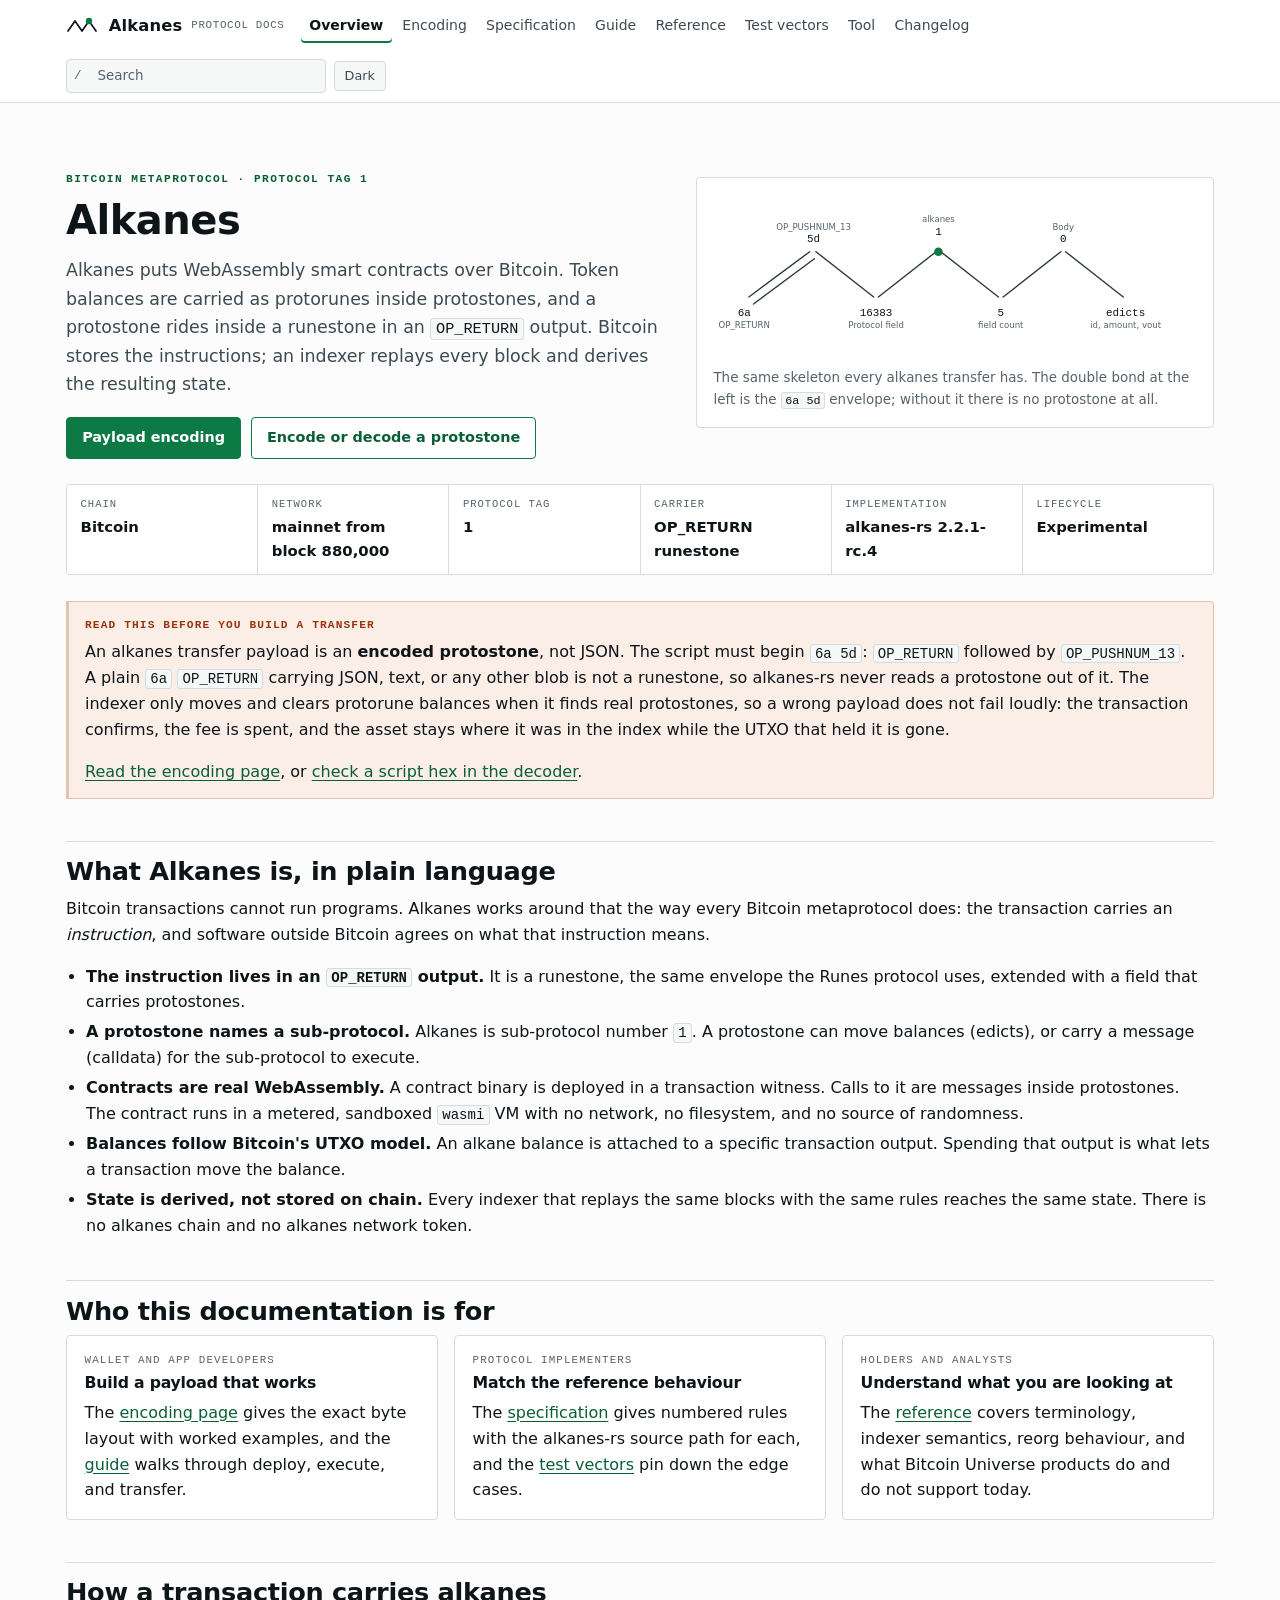
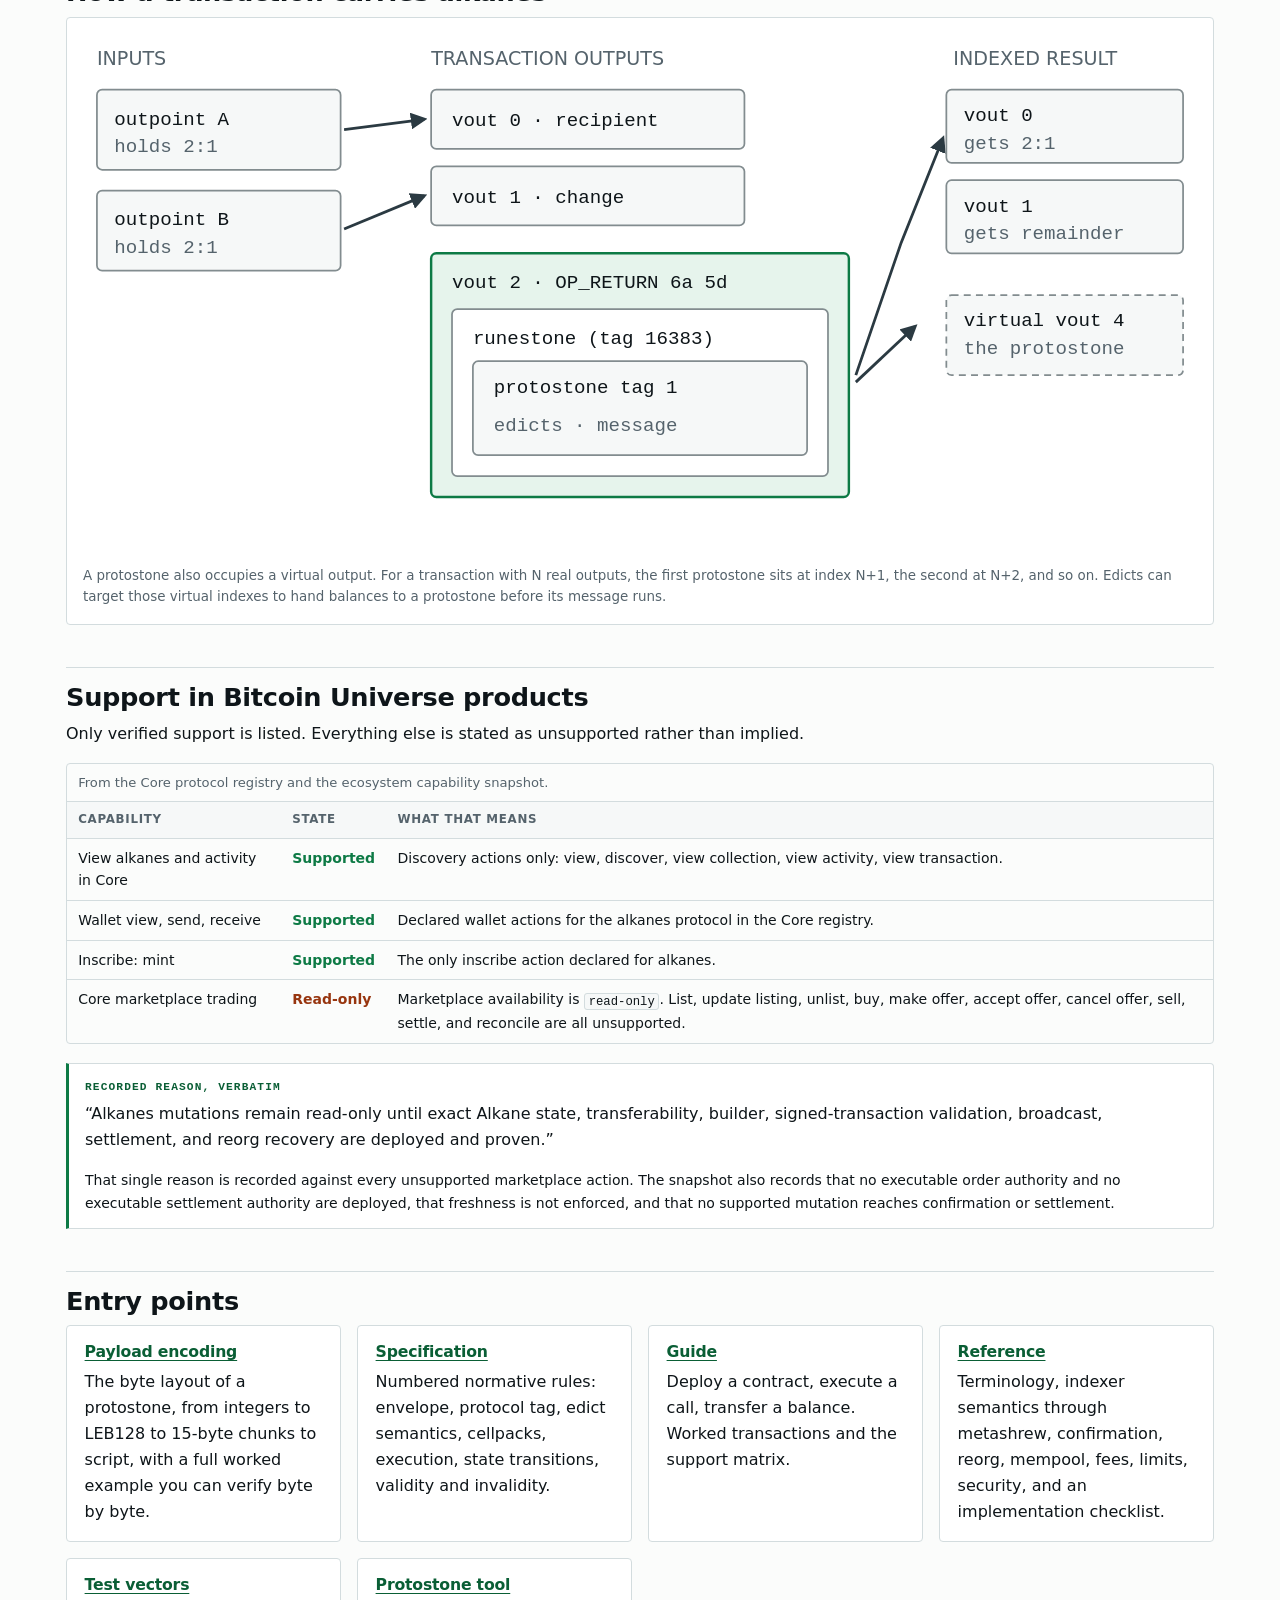
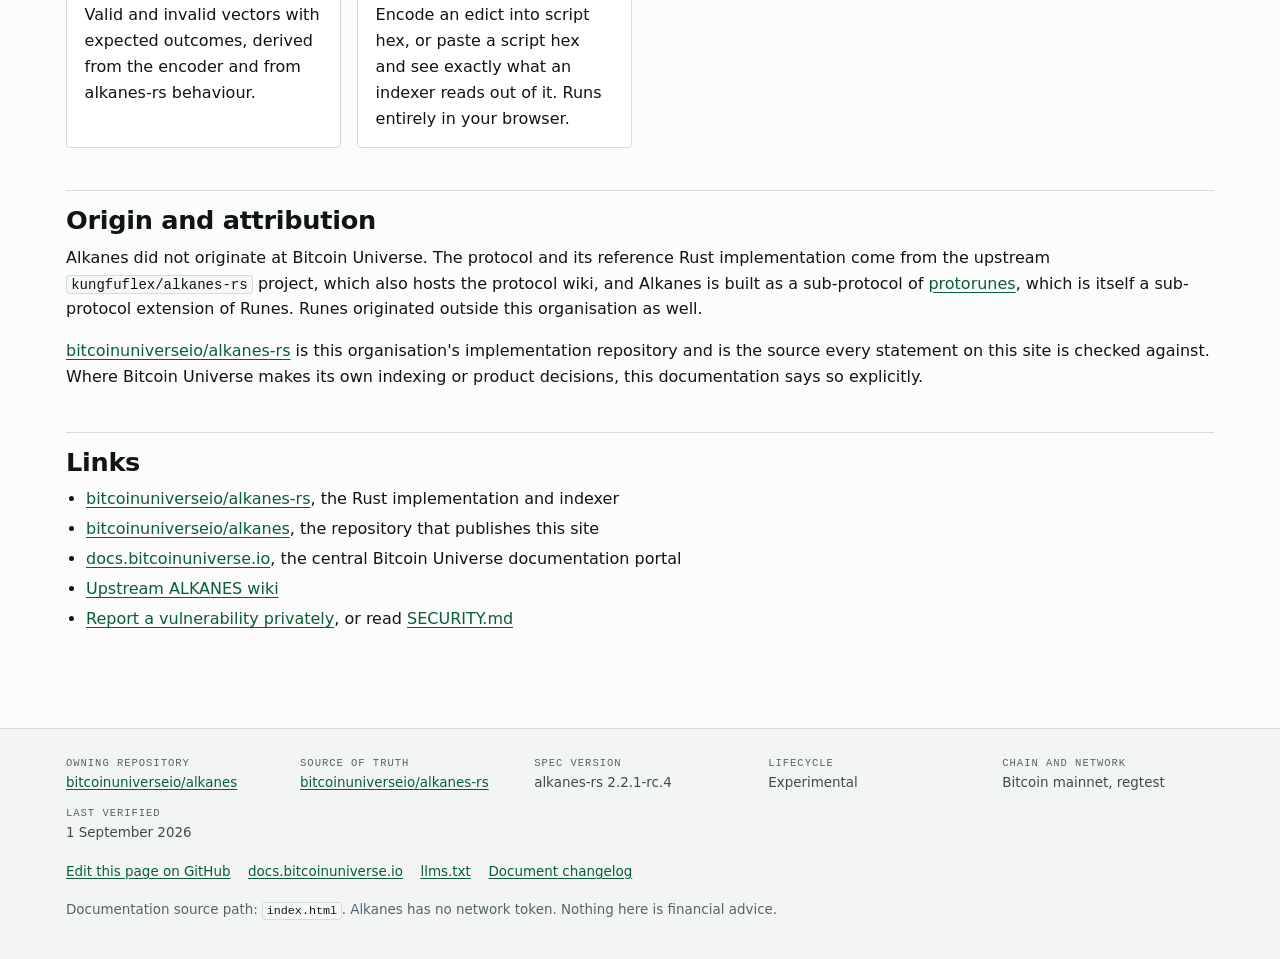
<file: index.html>
<!doctype html>
<html lang="en">
<head>
<meta charset="utf-8">
<meta name="viewport" content="width=device-width,initial-scale=1">
<title>Alkanes protocol documentation</title>
<meta name="description" content="Alkanes is a Bitcoin metaprotocol running WebAssembly contracts over protorune balances, carried in protostones inside a runestone OP_RETURN. Spec, encoding, and test vectors.">
<link rel="canonical" href="https://bitcoinuniverseio.github.io/alkanes/">
<link rel="search-base" href="./">
<meta name="theme-color" content="#fbfcfb" media="(prefers-color-scheme: light)">
<meta name="theme-color" content="#04161c" media="(prefers-color-scheme: dark)">
<meta property="og:type" content="website">
<meta property="og:site_name" content="Alkanes protocol documentation">
<meta property="og:title" content="Alkanes protocol documentation">
<meta property="og:description" content="WebAssembly contracts over Bitcoin. Protostone encoding, execution model, indexer semantics, and test vectors, grounded in alkanes-rs.">
<meta property="og:url" content="https://bitcoinuniverseio.github.io/alkanes/">
<meta property="og:image" content="https://bitcoinuniverseio.github.io/alkanes/og.svg">
<meta name="twitter:card" content="summary_large_image">
<link rel="icon" href="favicon.svg" type="image/svg+xml">
<link rel="stylesheet" href="theme.css">
<script src="site.js" defer></script>
</head>
<body>
<a class="skip" href="#main">Skip to content</a>

<header class="masthead">
  <div class="masthead-in">
    <a class="wordmark" href="./">
      <svg width="34" height="20" viewBox="0 0 34 20" aria-hidden="true" focusable="false">
        <path d="M2 15 L9 5 L16 15 L23 5 L30 15" fill="none" stroke="currentColor" stroke-width="1.7" stroke-linecap="round" stroke-linejoin="round"/>
        <circle cx="23" cy="5" r="3.2" fill="var(--accent)"/>
      </svg>
      Alkanes <small>protocol docs</small>
    </a>
    <nav aria-label="Primary">
      <a href="./" aria-current="page">Overview</a>
      <a href="encoding.html">Encoding</a>
      <a href="specification.html">Specification</a>
      <a href="guide.html">Guide</a>
      <a href="reference.html">Reference</a>
      <a href="test-vectors.html">Test vectors</a>
      <a href="tool.html">Tool</a>
      <a href="changelog.html">Changelog</a>
    </nav>
    <div class="mast-tools">
      <div class="search-wrap" id="search-wrap" hidden>
        <span class="slash" aria-hidden="true">/</span>
        <label class="skip" for="search-input">Search this documentation</label>
        <input id="search-input" type="search" placeholder="Search" autocomplete="off" spellcheck="false" aria-controls="search-results">
        <ul id="search-results" aria-label="Search results"></ul>
      </div>
      <button class="ghost" id="theme-toggle" hidden>Dark</button>
    </div>
  </div>
</header>

<main id="main">
<div class="page">

<section class="hero">
  <div class="hero-grid">
    <div>
      <p class="eyebrow">Bitcoin metaprotocol &middot; protocol tag 1</p>
      <h1>Alkanes</h1>
      <p class="lede">Alkanes puts WebAssembly smart contracts over Bitcoin. Token balances are carried as
        protorunes inside protostones, and a protostone rides inside a runestone in an <code>OP_RETURN</code>
        output. Bitcoin stores the instructions; an indexer replays every block and derives the resulting state.</p>
      <div class="btnrow">
        <a class="btn solid" href="encoding.html">Payload encoding</a>
        <a class="btn" href="tool.html">Encode or decode a protostone</a>
      </div>
    </div>
    <figure class="figframe">
      <svg viewBox="0 0 620 210" role="img" aria-labelledby="heroT heroD">
        <title id="heroT">An alkanes transfer drawn as a bond-line structure</title>
        <desc id="heroD">A zig-zag chain of seven vertices. Reading left to right the vertices are labelled 6a for OP_RETURN, 5d for OP_PUSHNUM_13, 16383 for the protocol field tag, 1 for the alkanes protocol tag, 5 for the field count, 0 for the edict body tag, and edicts for the transfer instructions themselves. The vertex labelled 1 is highlighted.</desc>
        <g fill="none" stroke="var(--bond)" stroke-width="1.8" stroke-linecap="round" stroke-linejoin="round">
          <path d="M46 132 L124 74"/>
          <path d="M52 141 L130 83"/>
          <path d="M132 74 L206 132 M212 132 L286 74 M292 74 L366 132 M372 132 L446 74 M452 74 L526 132"/>
        </g>
        <g fill="var(--accent)"><circle cx="289" cy="74" r="5.5"/></g>
        <g font-family="ui-monospace, SFMono-Regular, Menlo, Consolas, monospace" font-size="14" fill="var(--ink)" text-anchor="middle">
          <text x="40" y="156">6a</text>
          <text x="129" y="62">5d</text>
          <text x="209" y="156">16383</text>
          <text x="289" y="52">1</text>
          <text x="369" y="156">5</text>
          <text x="449" y="62">0</text>
          <text x="529" y="156">edicts</text>
        </g>
        <g font-family="system-ui, sans-serif" font-size="11" fill="var(--muted)" text-anchor="middle">
          <text x="40" y="172">OP_RETURN</text>
          <text x="129" y="46">OP_PUSHNUM_13</text>
          <text x="209" y="172">Protocol field</text>
          <text x="289" y="36">alkanes</text>
          <text x="369" y="172">field count</text>
          <text x="449" y="46">Body</text>
          <text x="529" y="172">id, amount, vout</text>
        </g>
      </svg>
      <figcaption>The same skeleton every alkanes transfer has. The double bond at the left is the
        <code>6a 5d</code> envelope; without it there is no protostone at all.</figcaption>
    </figure>
  </div>
</section>

<dl class="facts">
  <div><dt>Chain</dt><dd>Bitcoin</dd></div>
  <div><dt>Network</dt><dd>mainnet from block 880,000</dd></div>
  <div><dt>Protocol tag</dt><dd>1</dd></div>
  <div><dt>Carrier</dt><dd>OP_RETURN runestone</dd></div>
  <div><dt>Implementation</dt><dd>alkanes-rs 2.2.1-rc.4</dd></div>
  <div><dt>Lifecycle</dt><dd>Experimental</dd></div>
</dl>

<div class="danger">
  <span class="t">Read this before you build a transfer</span>
  <p>An alkanes transfer payload is an <strong>encoded protostone</strong>, not JSON. The script must begin
    <code>6a 5d</code>: <code>OP_RETURN</code> followed by <code>OP_PUSHNUM_13</code>. A plain <code>6a</code>
    <code>OP_RETURN</code> carrying JSON, text, or any other blob is not a runestone, so alkanes-rs never reads a
    protostone out of it. The indexer only moves and clears protorune balances when it finds real protostones, so a
    wrong payload does not fail loudly: the transaction confirms, the fee is spent, and the asset stays where it was
    in the index while the UTXO that held it is gone.</p>
  <p><a href="encoding.html">Read the encoding page</a>, or
    <a href="tool.html">check a script hex in the decoder</a>.</p>
</div>

<h2 id="what">What Alkanes is, in plain language</h2>
<p>Bitcoin transactions cannot run programs. Alkanes works around that the way every Bitcoin metaprotocol does:
  the transaction carries an <em>instruction</em>, and software outside Bitcoin agrees on what that instruction means.</p>
<ul>
  <li><strong>The instruction lives in an <code>OP_RETURN</code> output.</strong> It is a runestone, the same
    envelope the Runes protocol uses, extended with a field that carries protostones.</li>
  <li><strong>A protostone names a sub-protocol.</strong> Alkanes is sub-protocol number <code>1</code>. A
    protostone can move balances (edicts), or carry a message (calldata) for the sub-protocol to execute.</li>
  <li><strong>Contracts are real WebAssembly.</strong> A contract binary is deployed in a transaction witness.
    Calls to it are messages inside protostones. The contract runs in a metered, sandboxed <code>wasmi</code> VM
    with no network, no filesystem, and no source of randomness.</li>
  <li><strong>Balances follow Bitcoin's UTXO model.</strong> An alkane balance is attached to a specific
    transaction output. Spending that output is what lets a transaction move the balance.</li>
  <li><strong>State is derived, not stored on chain.</strong> Every indexer that replays the same blocks with the
    same rules reaches the same state. There is no alkanes chain and no alkanes network token.</li>
</ul>

<h2 id="who">Who this documentation is for</h2>
<div class="grid c3">
  <div class="card">
    <span class="k">Wallet and app developers</span>
    <h3>Build a payload that works</h3>
    <p>The <a href="encoding.html">encoding page</a> gives the exact byte layout with worked examples, and the
      <a href="guide.html">guide</a> walks through deploy, execute, and transfer.</p>
  </div>
  <div class="card">
    <span class="k">Protocol implementers</span>
    <h3>Match the reference behaviour</h3>
    <p>The <a href="specification.html">specification</a> gives numbered rules with the alkanes-rs source path for
      each, and the <a href="test-vectors.html">test vectors</a> pin down the edge cases.</p>
  </div>
  <div class="card">
    <span class="k">Holders and analysts</span>
    <h3>Understand what you are looking at</h3>
    <p>The <a href="reference.html">reference</a> covers terminology, indexer semantics, reorg behaviour, and what
      Bitcoin Universe products do and do not support today.</p>
  </div>
</div>

<h2 id="anatomy">How a transaction carries alkanes</h2>
<figure class="figframe">
  <svg viewBox="0 0 640 300" role="img" aria-labelledby="anatT anatD">
    <title id="anatT">Anatomy of an alkanes transaction</title>
    <desc id="anatD">Inputs on the left carry alkane balances from previously indexed outpoints. In the middle the transaction has ordinary outputs numbered 0 and 1 plus one OP_RETURN output. The OP_RETURN holds a runestone, the runestone holds a protostone, and the protostone holds edicts and an optional message. On the right, the indexer assigns resulting balances to output 0 and output 1, and virtual output 4 is the protostone's own shadow output.</desc>
    <g font-family="system-ui, sans-serif" font-size="11" fill="var(--muted)">
      <text x="8" y="18">INPUTS</text>
      <text x="200" y="18">TRANSACTION OUTPUTS</text>
      <text x="500" y="18">INDEXED RESULT</text>
    </g>
    <g stroke="var(--line-strong)" stroke-width="1" fill="var(--surface-2)">
      <rect x="8" y="32" width="140" height="46" rx="3"/>
      <rect x="8" y="90" width="140" height="46" rx="3"/>
    </g>
    <g font-family="ui-monospace, Menlo, Consolas, monospace" font-size="11" fill="var(--ink)">
      <text x="18" y="52">outpoint A</text><text x="18" y="68" fill="var(--muted)">holds 2:1</text>
      <text x="18" y="110">outpoint B</text><text x="18" y="126" fill="var(--muted)">holds 2:1</text>
    </g>

    <g stroke="var(--line-strong)" stroke-width="1" fill="var(--surface-2)">
      <rect x="200" y="32" width="180" height="34" rx="3"/>
      <rect x="200" y="76" width="180" height="34" rx="3"/>
    </g>
    <rect x="200" y="126" width="240" height="140" rx="3" fill="var(--accent-wash)" stroke="var(--accent)" stroke-width="1.4"/>
    <rect x="212" y="158" width="216" height="96" rx="3" fill="var(--surface)" stroke="var(--line-strong)" stroke-width="1"/>
    <rect x="224" y="188" width="192" height="54" rx="3" fill="var(--surface-2)" stroke="var(--line-strong)" stroke-width="1"/>
    <g font-family="ui-monospace, Menlo, Consolas, monospace" font-size="11" fill="var(--ink)">
      <text x="212" y="53">vout 0 &middot; recipient</text>
      <text x="212" y="97">vout 1 &middot; change</text>
      <text x="212" y="146">vout 2 &middot; OP_RETURN 6a 5d</text>
      <text x="224" y="178">runestone (tag 16383)</text>
      <text x="236" y="206">protostone tag 1</text>
      <text x="236" y="228" fill="var(--muted)">edicts &middot; message</text>
    </g>

    <g stroke="var(--bond)" stroke-width="1.6" fill="none" marker-end="url(#ar)">
      <path d="M150 55 L196 49"/>
      <path d="M150 112 L196 93"/>
      <path d="M444 196 L470 120 L494 60"/>
      <path d="M444 200 L478 168"/>
    </g>
    <defs>
      <marker id="ar" viewBox="0 0 10 10" refX="8" refY="5" markerWidth="6" markerHeight="6" orient="auto-start-reverse">
        <path d="M0 0 L10 5 L0 10 z" fill="var(--bond)"/>
      </marker>
    </defs>

    <g stroke="var(--line-strong)" stroke-width="1" fill="var(--surface-2)">
      <rect x="496" y="32" width="136" height="42" rx="3"/>
      <rect x="496" y="84" width="136" height="42" rx="3"/>
      <rect x="496" y="150" width="136" height="46" rx="3" stroke-dasharray="4 3"/>
    </g>
    <g font-family="ui-monospace, Menlo, Consolas, monospace" font-size="11" fill="var(--ink)">
      <text x="506" y="50">vout 0</text><text x="506" y="66" fill="var(--muted)">gets 2:1</text>
      <text x="506" y="102">vout 1</text><text x="506" y="118" fill="var(--muted)">gets remainder</text>
      <text x="506" y="168">virtual vout 4</text><text x="506" y="184" fill="var(--muted)">the protostone</text>
    </g>
  </svg>
  <figcaption>A protostone also occupies a virtual output. For a transaction with N real outputs, the first
    protostone sits at index N+1, the second at N+2, and so on. Edicts can target those virtual indexes to hand
    balances to a protostone before its message runs.</figcaption>
</figure>

<h2 id="support">Support in Bitcoin Universe products</h2>
<p>Only verified support is listed. Everything else is stated as unsupported rather than implied.</p>
<div class="tablewrap">
  <table>
    <caption>From the Core protocol registry and the ecosystem capability snapshot.</caption>
    <thead><tr><th>Capability</th><th>State</th><th>What that means</th></tr></thead>
    <tbody>
      <tr><td>View alkanes and activity in Core</td><td class="yes">Supported</td><td>Discovery actions only: view, discover, view collection, view activity, view transaction.</td></tr>
      <tr><td>Wallet view, send, receive</td><td class="yes">Supported</td><td>Declared wallet actions for the alkanes protocol in the Core registry.</td></tr>
      <tr><td>Inscribe: mint</td><td class="yes">Supported</td><td>The only inscribe action declared for alkanes.</td></tr>
      <tr><td>Core marketplace trading</td><td class="no">Read-only</td><td>Marketplace availability is <code>read-only</code>. List, update listing, unlist, buy, make offer, accept offer, cancel offer, sell, settle, and reconcile are all unsupported.</td></tr>
    </tbody>
  </table>
</div>
<div class="note">
  <span class="t">Recorded reason, verbatim</span>
  <p>&ldquo;Alkanes mutations remain read-only until exact Alkane state, transferability, builder,
    signed-transaction validation, broadcast, settlement, and reorg recovery are deployed and proven.&rdquo;</p>
  <p class="small">That single reason is recorded against every unsupported marketplace action. The snapshot also
    records that no executable order authority and no executable settlement authority are deployed, that freshness
    is not enforced, and that no supported mutation reaches confirmation or settlement.</p>
</div>

<h2 id="entry">Entry points</h2>
<div class="grid c2">
  <div class="card">
    <h3><a href="encoding.html">Payload encoding</a></h3>
    <p>The byte layout of a protostone, from integers to LEB128 to 15-byte chunks to script, with a full worked
      example you can verify byte by byte.</p>
  </div>
  <div class="card">
    <h3><a href="specification.html">Specification</a></h3>
    <p>Numbered normative rules: envelope, protocol tag, edict semantics, cellpacks, execution, state transitions,
      validity and invalidity.</p>
  </div>
  <div class="card">
    <h3><a href="guide.html">Guide</a></h3>
    <p>Deploy a contract, execute a call, transfer a balance. Worked transactions and the support matrix.</p>
  </div>
  <div class="card">
    <h3><a href="reference.html">Reference</a></h3>
    <p>Terminology, indexer semantics through metashrew, confirmation, reorg, mempool, fees, limits, security,
      and an implementation checklist.</p>
  </div>
  <div class="card">
    <h3><a href="test-vectors.html">Test vectors</a></h3>
    <p>Valid and invalid vectors with expected outcomes, derived from the encoder and from alkanes-rs behaviour.</p>
  </div>
  <div class="card">
    <h3><a href="tool.html">Protostone tool</a></h3>
    <p>Encode an edict into script hex, or paste a script hex and see exactly what an indexer reads out of it.
      Runs entirely in your browser.</p>
  </div>
</div>

<h2 id="origin">Origin and attribution</h2>
<p>Alkanes did not originate at Bitcoin Universe. The protocol and its reference Rust implementation come from the
  upstream <code>kungfuflex/alkanes-rs</code> project, which also hosts the protocol wiki, and Alkanes is built as a
  sub-protocol of <a href="https://github.com/kungfuflex/protorune/wiki">protorunes</a>, which is itself a sub-protocol
  extension of Runes. Runes originated outside this organisation as well.</p>
<p><a href="https://github.com/bitcoinuniverseio/alkanes-rs">bitcoinuniverseio/alkanes-rs</a> is this organisation's
  implementation repository and is the source every statement on this site is checked against. Where Bitcoin Universe
  makes its own indexing or product decisions, this documentation says so explicitly.</p>

<h2 id="links">Links</h2>
<ul>
  <li><a href="https://github.com/bitcoinuniverseio/alkanes-rs">bitcoinuniverseio/alkanes-rs</a>, the Rust implementation and indexer</li>
  <li><a href="https://github.com/bitcoinuniverseio/alkanes">bitcoinuniverseio/alkanes</a>, the repository that publishes this site</li>
  <li><a href="https://docs.bitcoinuniverse.io">docs.bitcoinuniverse.io</a>, the central Bitcoin Universe documentation portal</li>
  <li><a href="https://github.com/kungfuflex/alkanes-rs/wiki">Upstream ALKANES wiki</a></li>
  <li><a href="https://github.com/bitcoinuniverseio/alkanes/security/advisories/new">Report a vulnerability privately</a>, or read <a href="https://github.com/bitcoinuniverseio/alkanes/blob/main/SECURITY.md">SECURITY.md</a></li>
</ul>

</div>
</main>

<footer class="sitefoot">
  <div class="page">
    <dl>
      <div><dt>Owning repository</dt><dd><a href="https://github.com/bitcoinuniverseio/alkanes">bitcoinuniverseio/alkanes</a></dd></div>
      <div><dt>Source of truth</dt><dd><a href="https://github.com/bitcoinuniverseio/alkanes-rs">bitcoinuniverseio/alkanes-rs</a></dd></div>
      <div><dt>Spec version</dt><dd>alkanes-rs 2.2.1-rc.4</dd></div>
      <div><dt>Lifecycle</dt><dd>Experimental</dd></div>
      <div><dt>Chain and network</dt><dd>Bitcoin mainnet, regtest</dd></div>
      <div><dt>Last verified</dt><dd><time datetime="2026-09-01">1 September 2026</time></dd></div>
    </dl>
    <p class="footlinks">
      <a href="https://github.com/bitcoinuniverseio/alkanes/edit/main/index.html">Edit this page on GitHub</a>
      <a href="https://docs.bitcoinuniverse.io">docs.bitcoinuniverse.io</a>
      <a href="llms.txt">llms.txt</a>
      <a href="changelog.html">Document changelog</a>
    </p>
    <p>Documentation source path: <code>index.html</code>. Alkanes has no network token. Nothing here is financial advice.</p>
  </div>
</footer>
</body>
</html>
</file>
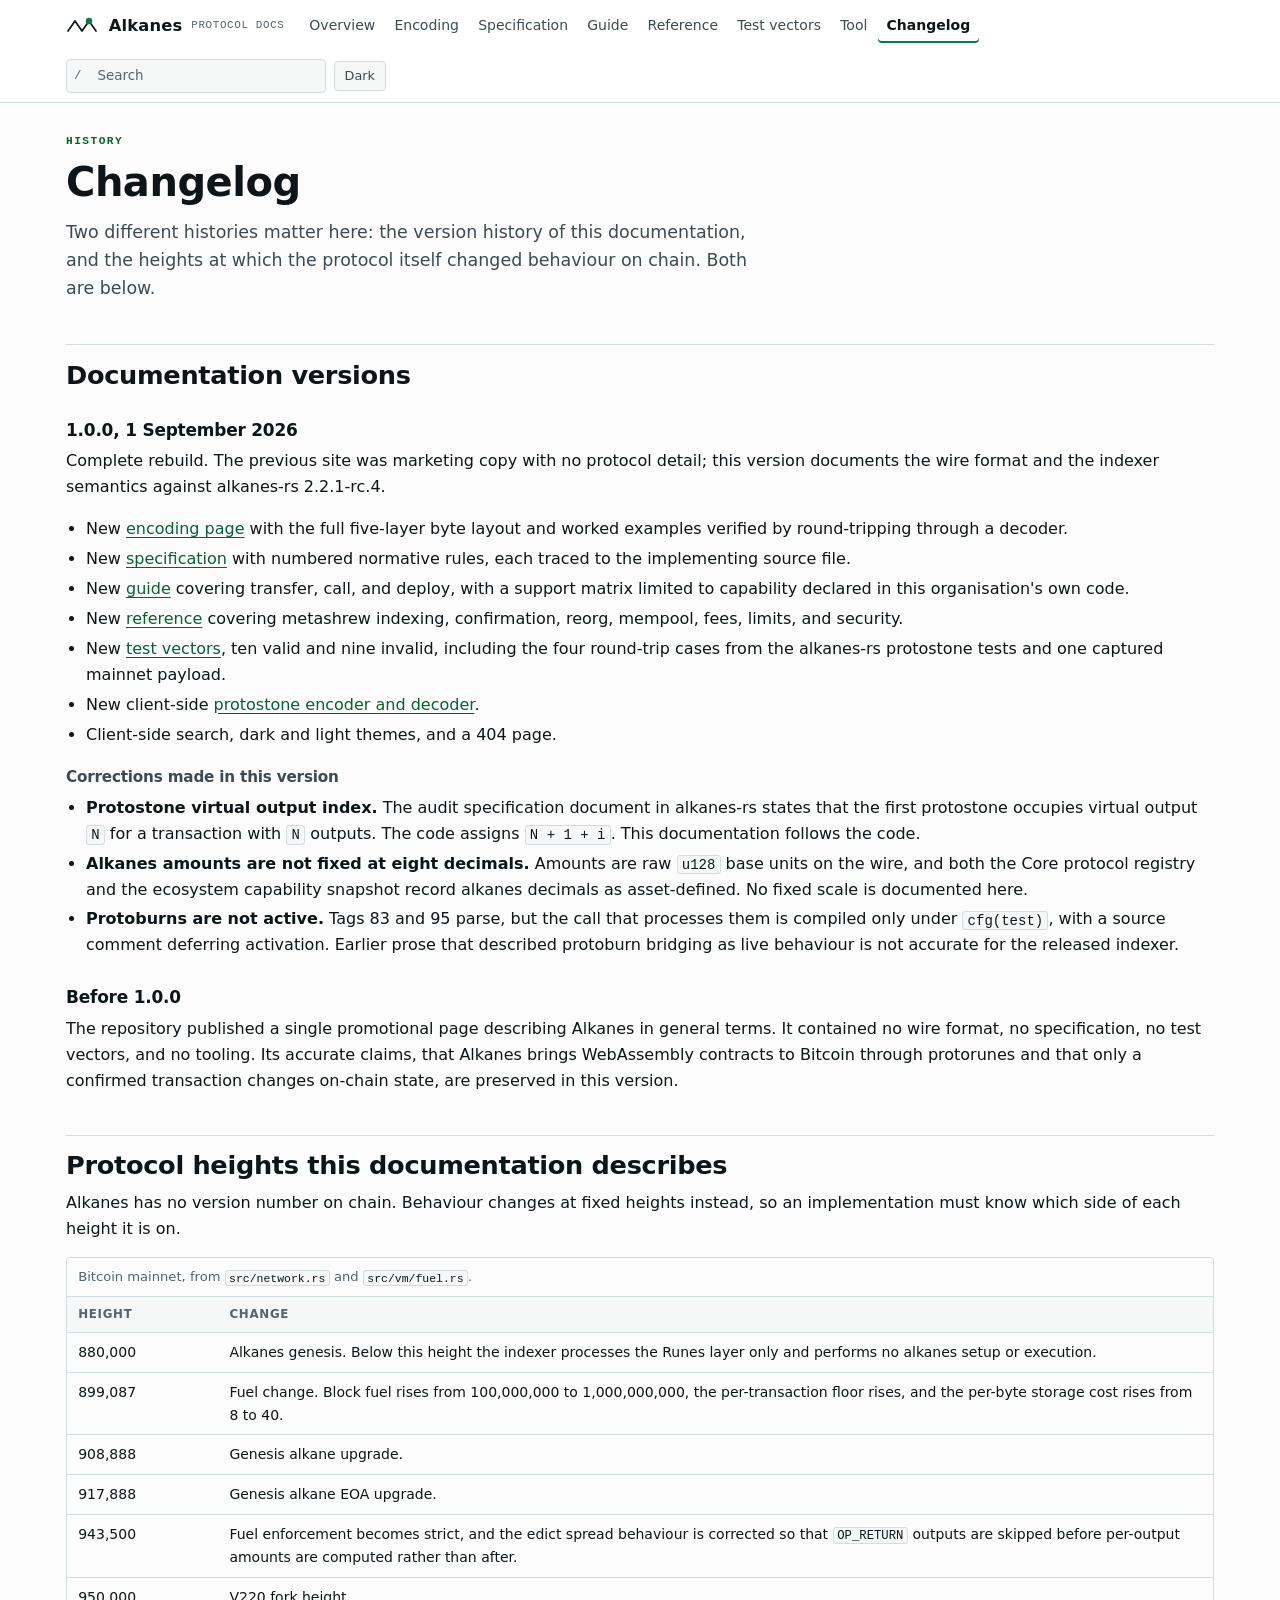
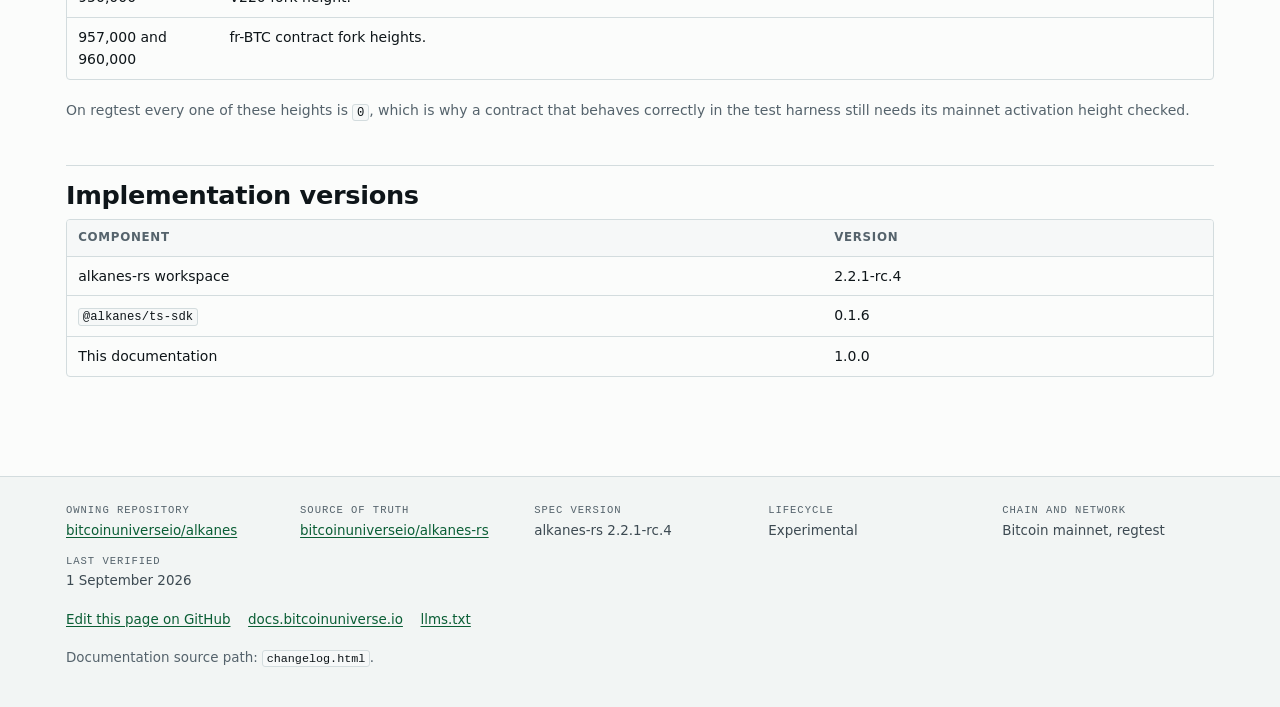
<file: changelog.html>
<!doctype html>
<html lang="en">
<head>
<meta charset="utf-8">
<meta name="viewport" content="width=device-width,initial-scale=1">
<title>Changelog | Alkanes</title>
<meta name="description" content="Version history for the Alkanes protocol documentation, plus the Bitcoin mainnet heights at which the protocol itself changes behaviour on chain.">
<link rel="canonical" href="https://bitcoinuniverseio.github.io/alkanes/changelog.html">
<link rel="search-base" href="./">
<meta name="theme-color" content="#fbfcfb" media="(prefers-color-scheme: light)">
<meta name="theme-color" content="#04161c" media="(prefers-color-scheme: dark)">
<meta property="og:type" content="article">
<meta property="og:site_name" content="Alkanes protocol documentation">
<meta property="og:title" content="Alkanes documentation changelog">
<meta property="og:description" content="Document version history and the protocol heights this documentation describes.">
<meta property="og:url" content="https://bitcoinuniverseio.github.io/alkanes/changelog.html">
<meta property="og:image" content="https://bitcoinuniverseio.github.io/alkanes/og.svg">
<meta name="twitter:card" content="summary_large_image">
<link rel="icon" href="favicon.svg" type="image/svg+xml">
<link rel="stylesheet" href="theme.css">
<script src="site.js" defer></script>
</head>
<body>
<a class="skip" href="#main">Skip to content</a>

<header class="masthead">
  <div class="masthead-in">
    <a class="wordmark" href="./">
      <svg width="34" height="20" viewBox="0 0 34 20" aria-hidden="true" focusable="false">
        <path d="M2 15 L9 5 L16 15 L23 5 L30 15" fill="none" stroke="currentColor" stroke-width="1.7" stroke-linecap="round" stroke-linejoin="round"/>
        <circle cx="23" cy="5" r="3.2" fill="var(--accent)"/>
      </svg>
      Alkanes <small>protocol docs</small>
    </a>
    <nav aria-label="Primary">
      <a href="./">Overview</a>
      <a href="encoding.html">Encoding</a>
      <a href="specification.html">Specification</a>
      <a href="guide.html">Guide</a>
      <a href="reference.html">Reference</a>
      <a href="test-vectors.html">Test vectors</a>
      <a href="tool.html">Tool</a>
      <a href="changelog.html" aria-current="page">Changelog</a>
    </nav>
    <div class="mast-tools">
      <div class="search-wrap" id="search-wrap" hidden>
        <span class="slash" aria-hidden="true">/</span>
        <label class="skip" for="search-input">Search this documentation</label>
        <input id="search-input" type="search" placeholder="Search" autocomplete="off" spellcheck="false" aria-controls="search-results">
        <ul id="search-results" aria-label="Search results"></ul>
      </div>
      <button class="ghost" id="theme-toggle" hidden>Dark</button>
    </div>
  </div>
</header>

<main id="main">
<div class="page">

<p class="eyebrow">History</p>
<h1>Changelog</h1>
<p class="lede">Two different histories matter here: the version history of this documentation, and the heights at
  which the protocol itself changed behaviour on chain. Both are below.</p>

<h2 id="docs">Documentation versions</h2>

<h3 id="v1-0-0">1.0.0, 1 September 2026</h3>
<p>Complete rebuild. The previous site was marketing copy with no protocol detail; this version documents the
  wire format and the indexer semantics against alkanes-rs 2.2.1-rc.4.</p>
<ul>
  <li>New <a href="encoding.html">encoding page</a> with the full five-layer byte layout and worked examples
    verified by round-tripping through a decoder.</li>
  <li>New <a href="specification.html">specification</a> with numbered normative rules, each traced to the
    implementing source file.</li>
  <li>New <a href="guide.html">guide</a> covering transfer, call, and deploy, with a support matrix limited to
    capability declared in this organisation's own code.</li>
  <li>New <a href="reference.html">reference</a> covering metashrew indexing, confirmation, reorg, mempool,
    fees, limits, and security.</li>
  <li>New <a href="test-vectors.html">test vectors</a>, ten valid and nine invalid, including the four
    round-trip cases from the alkanes-rs protostone tests and one captured mainnet payload.</li>
  <li>New client-side <a href="tool.html">protostone encoder and decoder</a>.</li>
  <li>Client-side search, dark and light themes, and a 404 page.</li>
</ul>
<h4 id="corrections">Corrections made in this version</h4>
<ul>
  <li><strong>Protostone virtual output index.</strong> The audit specification document in alkanes-rs states
    that the first protostone occupies virtual output <code>N</code> for a transaction with <code>N</code>
    outputs. The code assigns <code>N + 1 + i</code>. This documentation follows the code.</li>
  <li><strong>Alkanes amounts are not fixed at eight decimals.</strong> Amounts are raw <code>u128</code> base
    units on the wire, and both the Core protocol registry and the ecosystem capability snapshot record alkanes
    decimals as asset-defined. No fixed scale is documented here.</li>
  <li><strong>Protoburns are not active.</strong> Tags 83 and 95 parse, but the call that processes them is
    compiled only under <code>cfg(test)</code>, with a source comment deferring activation. Earlier prose that
    described protoburn bridging as live behaviour is not accurate for the released indexer.</li>
</ul>

<h3 id="v0">Before 1.0.0</h3>
<p>The repository published a single promotional page describing Alkanes in general terms. It contained no wire
  format, no specification, no test vectors, and no tooling. Its accurate claims, that Alkanes brings
  WebAssembly contracts to Bitcoin through protorunes and that only a confirmed transaction changes on-chain
  state, are preserved in this version.</p>

<h2 id="protocol">Protocol heights this documentation describes</h2>
<p>Alkanes has no version number on chain. Behaviour changes at fixed heights instead, so an implementation must
  know which side of each height it is on.</p>
<div class="tablewrap">
  <table>
    <caption>Bitcoin mainnet, from <code>src/network.rs</code> and <code>src/vm/fuel.rs</code>.</caption>
    <thead><tr><th>Height</th><th>Change</th></tr></thead>
    <tbody>
      <tr><td>880,000</td><td>Alkanes genesis. Below this height the indexer processes the Runes layer only and performs no alkanes setup or execution.</td></tr>
      <tr><td>899,087</td><td>Fuel change. Block fuel rises from 100,000,000 to 1,000,000,000, the per-transaction floor rises, and the per-byte storage cost rises from 8 to 40.</td></tr>
      <tr><td>908,888</td><td>Genesis alkane upgrade.</td></tr>
      <tr><td>917,888</td><td>Genesis alkane EOA upgrade.</td></tr>
      <tr><td>943,500</td><td>Fuel enforcement becomes strict, and the edict spread behaviour is corrected so that <code>OP_RETURN</code> outputs are skipped before per-output amounts are computed rather than after.</td></tr>
      <tr><td>950,000</td><td>V220 fork height.</td></tr>
      <tr><td>957,000 and 960,000</td><td>fr-BTC contract fork heights.</td></tr>
    </tbody>
  </table>
</div>
<p class="small muted">On regtest every one of these heights is <code>0</code>, which is why a contract that
  behaves correctly in the test harness still needs its mainnet activation height checked.</p>

<h2 id="implementation">Implementation versions</h2>
<div class="tablewrap narrow">
  <table>
    <thead><tr><th>Component</th><th>Version</th></tr></thead>
    <tbody>
      <tr><td>alkanes-rs workspace</td><td>2.2.1-rc.4</td></tr>
      <tr><td><code>@alkanes/ts-sdk</code></td><td>0.1.6</td></tr>
      <tr><td>This documentation</td><td>1.0.0</td></tr>
    </tbody>
  </table>
</div>

</div>
</main>

<footer class="sitefoot">
  <div class="page">
    <dl>
      <div><dt>Owning repository</dt><dd><a href="https://github.com/bitcoinuniverseio/alkanes">bitcoinuniverseio/alkanes</a></dd></div>
      <div><dt>Source of truth</dt><dd><a href="https://github.com/bitcoinuniverseio/alkanes-rs">bitcoinuniverseio/alkanes-rs</a></dd></div>
      <div><dt>Spec version</dt><dd>alkanes-rs 2.2.1-rc.4</dd></div>
      <div><dt>Lifecycle</dt><dd>Experimental</dd></div>
      <div><dt>Chain and network</dt><dd>Bitcoin mainnet, regtest</dd></div>
      <div><dt>Last verified</dt><dd><time datetime="2026-09-01">1 September 2026</time></dd></div>
    </dl>
    <p class="footlinks">
      <a href="https://github.com/bitcoinuniverseio/alkanes/edit/main/changelog.html">Edit this page on GitHub</a>
      <a href="https://docs.bitcoinuniverse.io">docs.bitcoinuniverse.io</a>
      <a href="llms.txt">llms.txt</a>
    </p>
    <p>Documentation source path: <code>changelog.html</code>.</p>
  </div>
</footer>
</body>
</html>
</file>
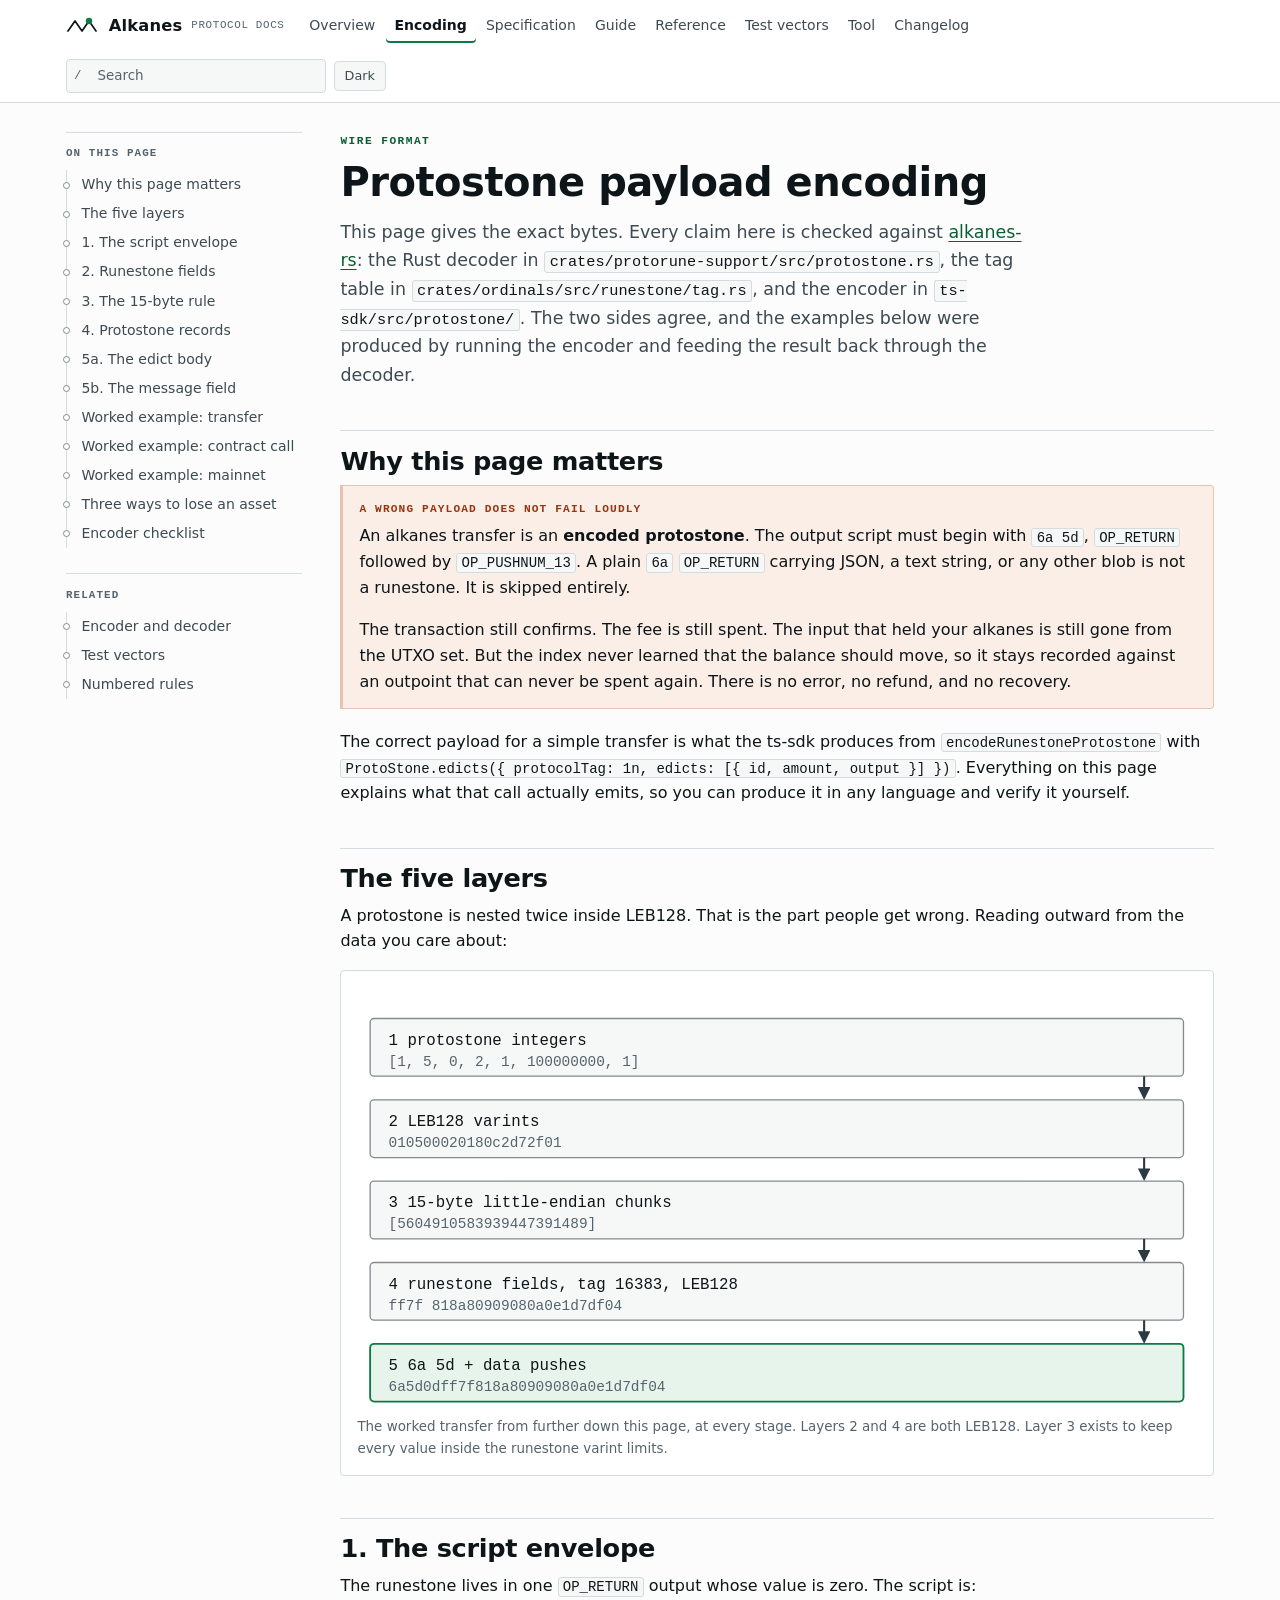
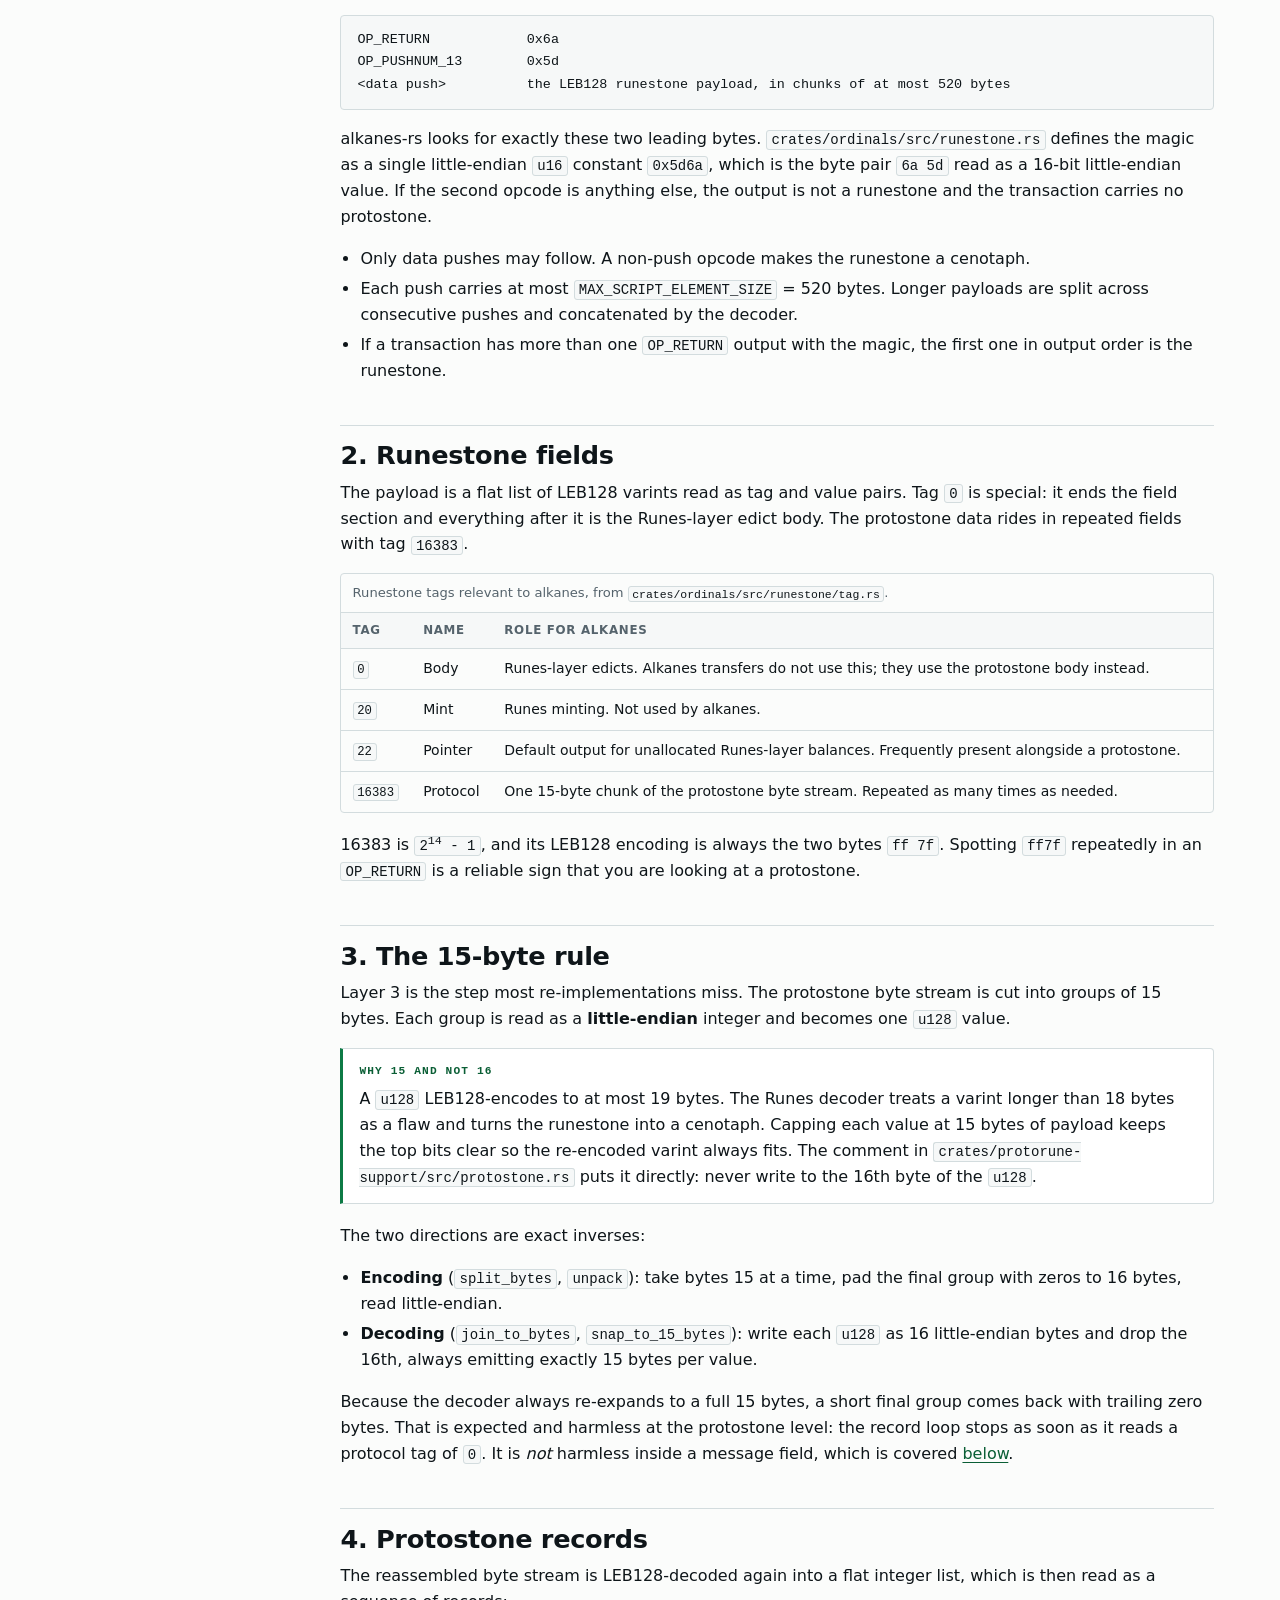
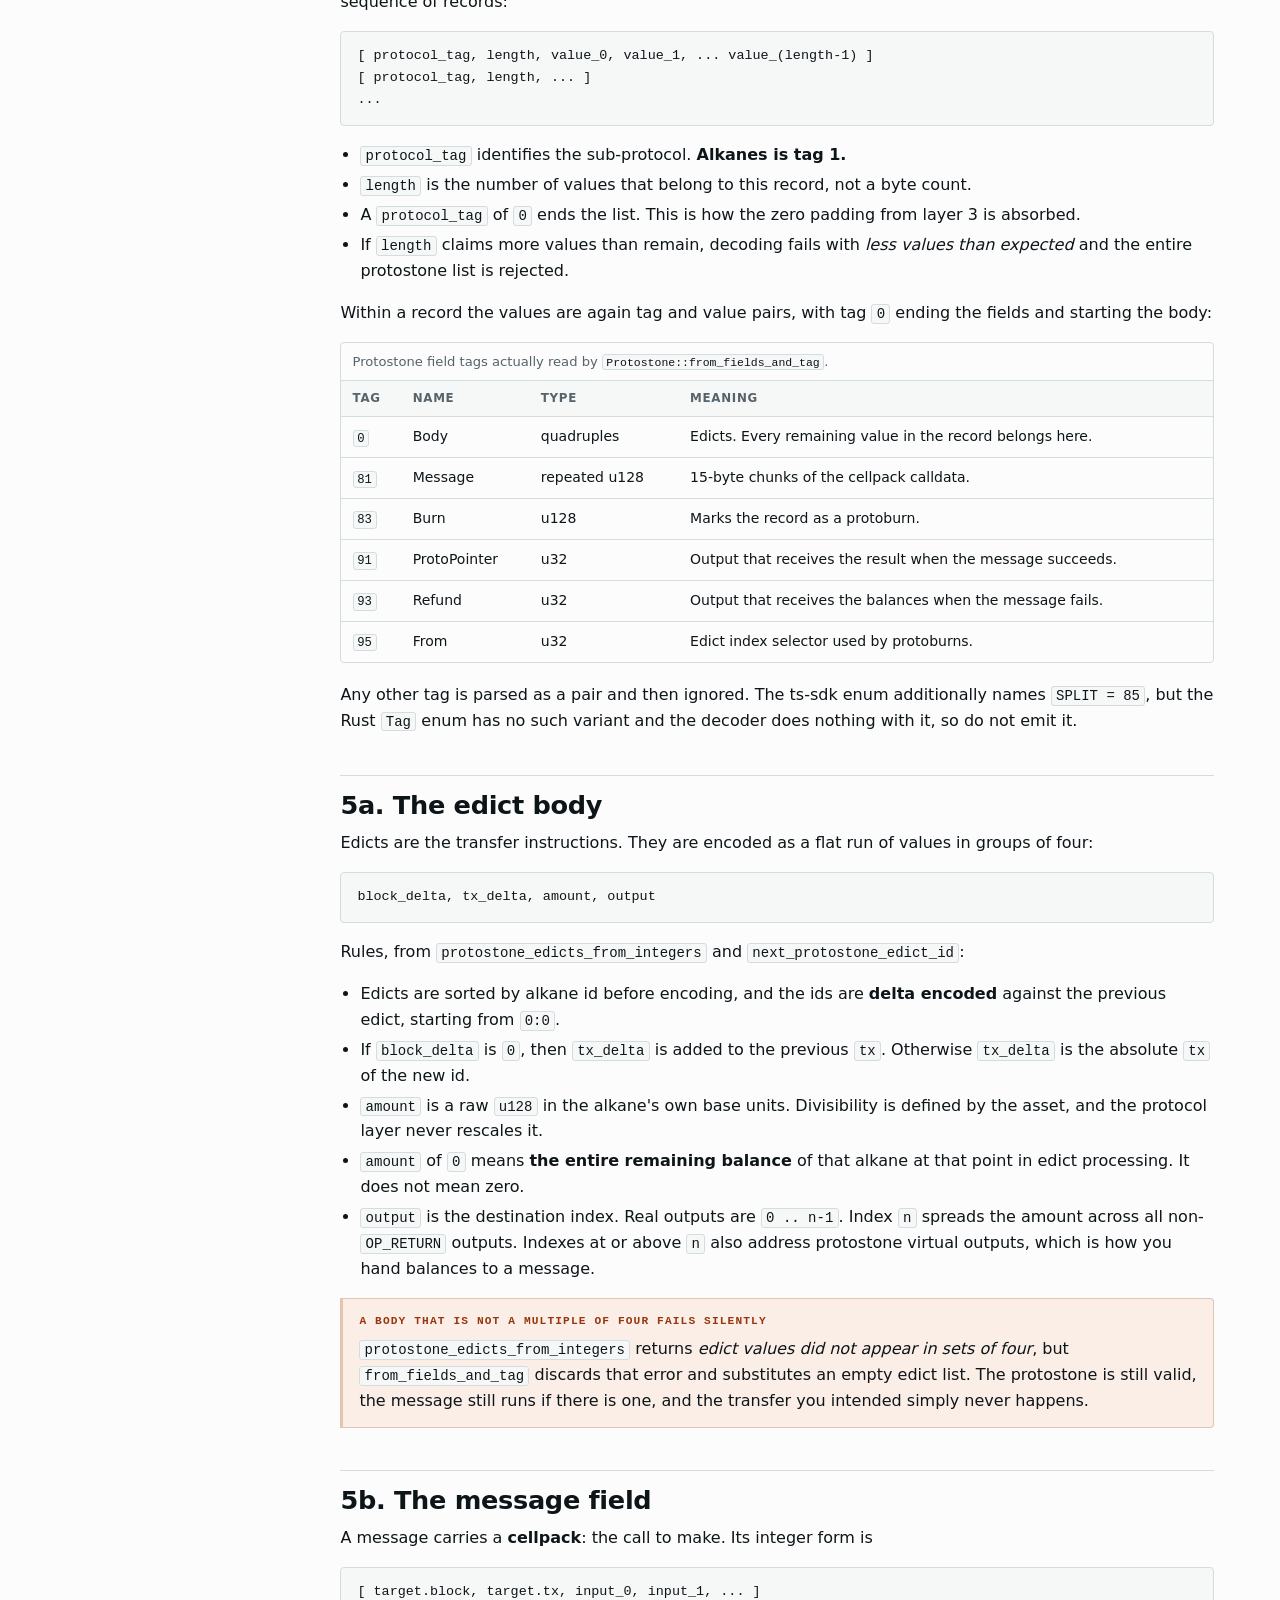
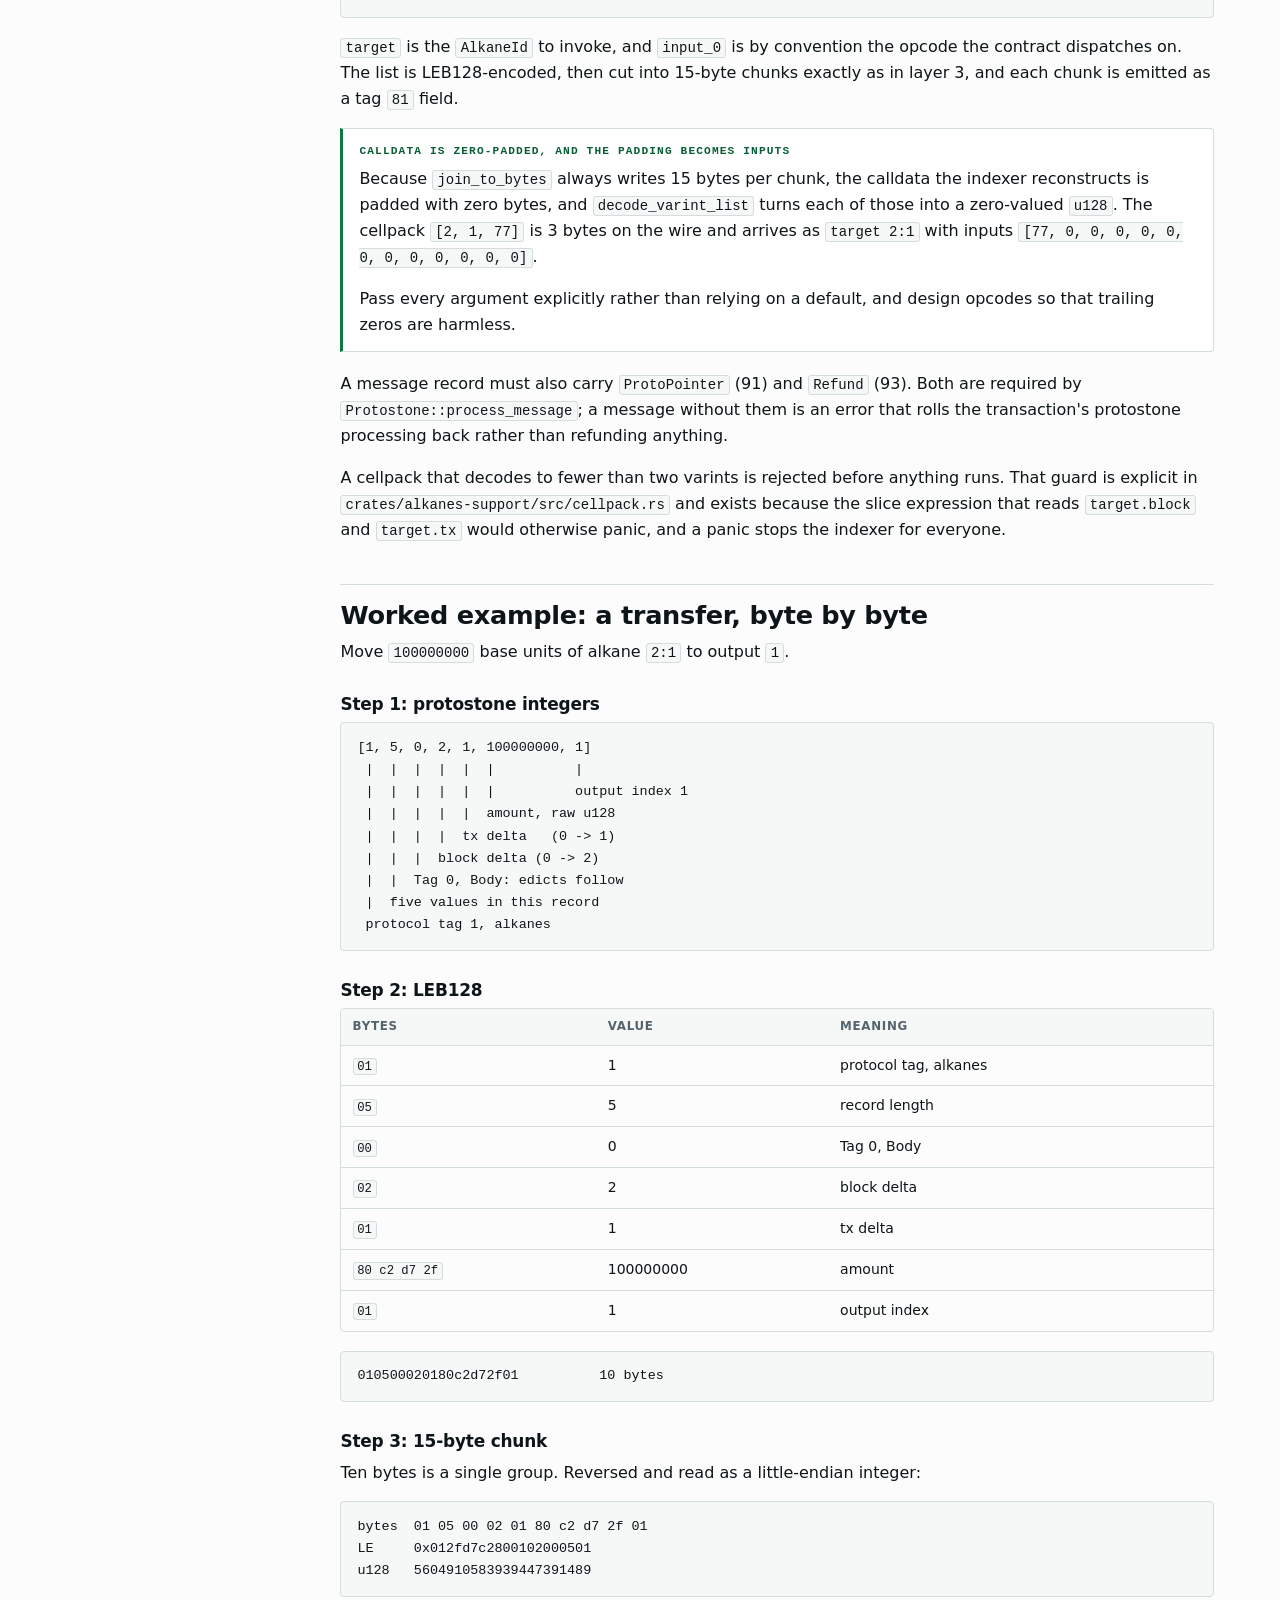
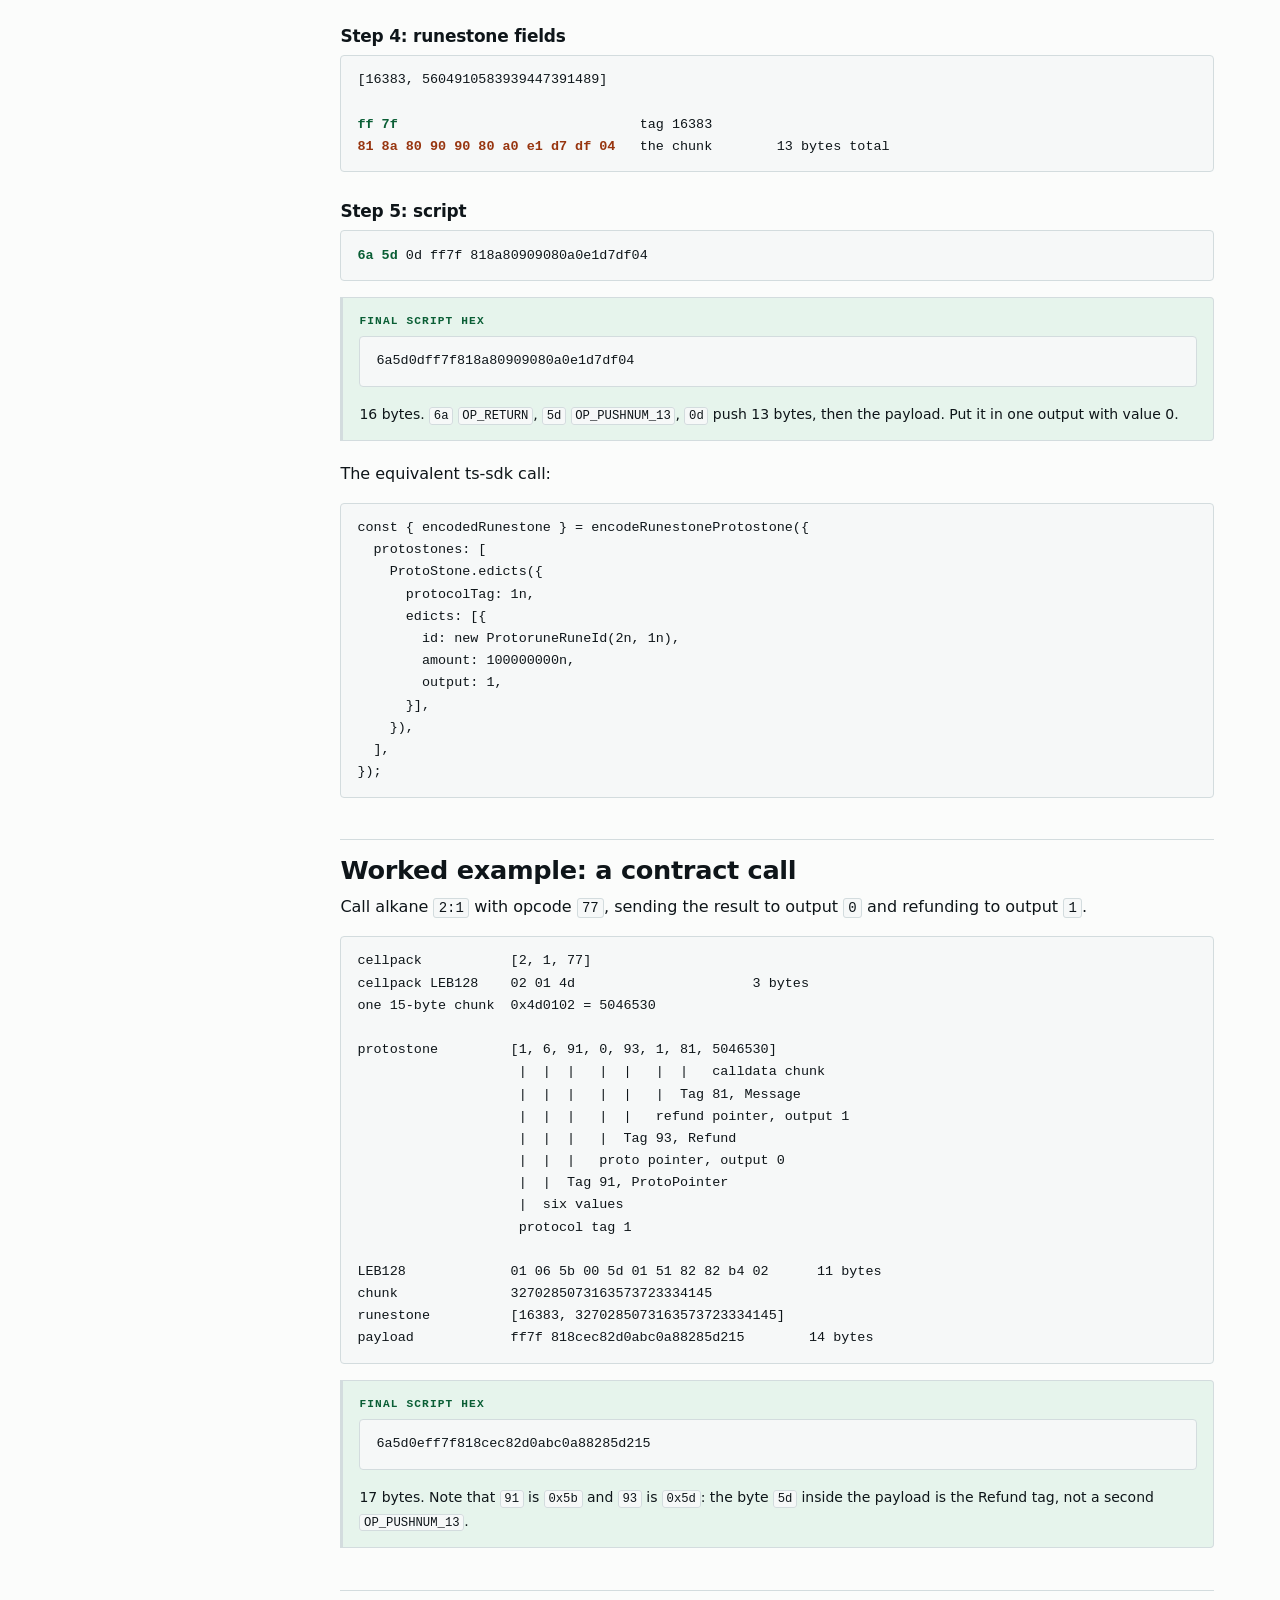
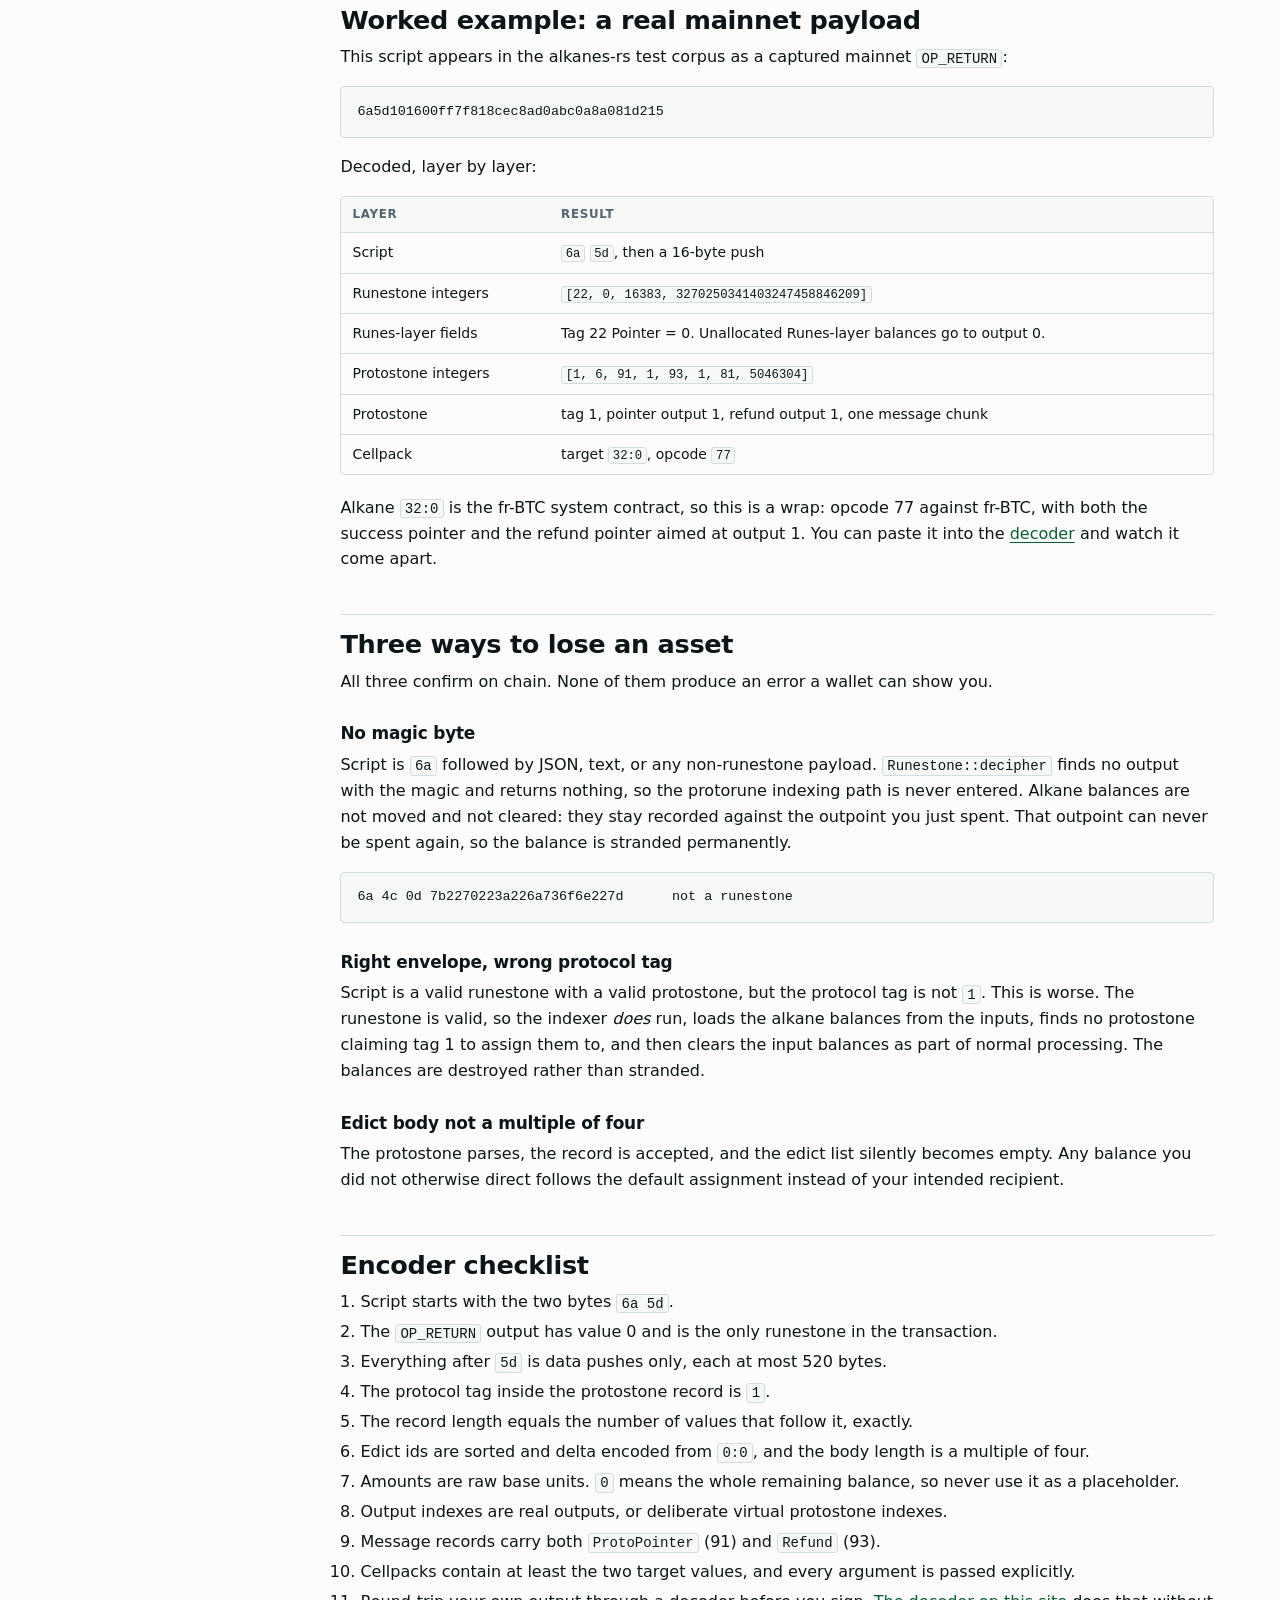
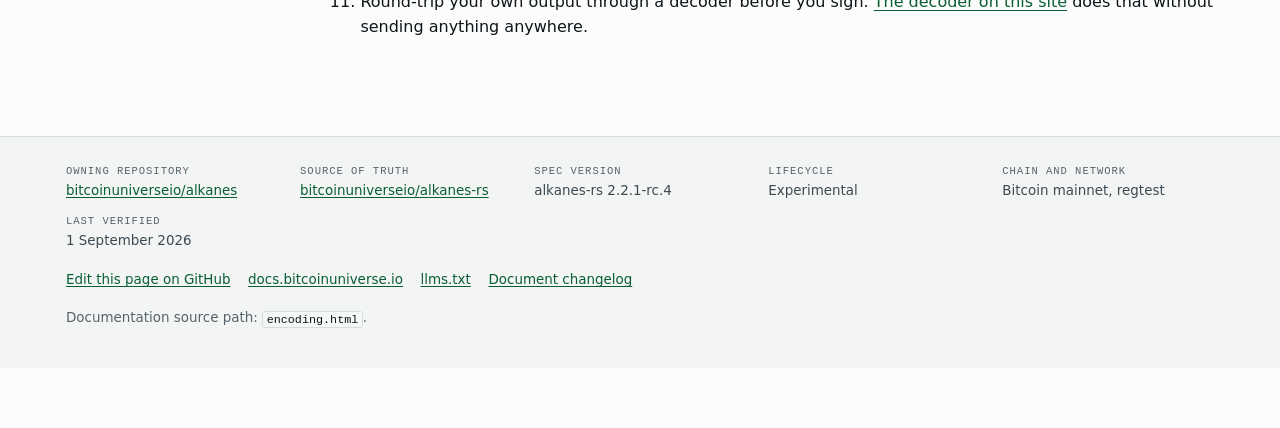
<file: encoding.html>
<!doctype html>
<html lang="en">
<head>
<meta charset="utf-8">
<meta name="viewport" content="width=device-width,initial-scale=1">
<title>Protostone payload encoding | Alkanes</title>
<meta name="description" content="The exact byte layout of an alkanes protostone: the 6a 5d envelope, LEB128 runestone fields, tag 16383, the 15-byte chunk rule, and edicts, with worked examples.">
<link rel="canonical" href="https://bitcoinuniverseio.github.io/alkanes/encoding.html">
<link rel="search-base" href="./">
<meta name="theme-color" content="#fbfcfb" media="(prefers-color-scheme: light)">
<meta name="theme-color" content="#04161c" media="(prefers-color-scheme: dark)">
<meta property="og:type" content="article">
<meta property="og:site_name" content="Alkanes protocol documentation">
<meta property="og:title" content="Protostone payload encoding">
<meta property="og:description" content="Byte-level encoding of an alkanes transfer, from integers to script hex, with worked examples. Getting this wrong strands assets.">
<meta property="og:url" content="https://bitcoinuniverseio.github.io/alkanes/encoding.html">
<meta property="og:image" content="https://bitcoinuniverseio.github.io/alkanes/og.svg">
<meta name="twitter:card" content="summary_large_image">
<link rel="icon" href="favicon.svg" type="image/svg+xml">
<link rel="stylesheet" href="theme.css">
<script src="site.js" defer></script>
</head>
<body>
<a class="skip" href="#main">Skip to content</a>

<header class="masthead">
  <div class="masthead-in">
    <a class="wordmark" href="./">
      <svg width="34" height="20" viewBox="0 0 34 20" aria-hidden="true" focusable="false">
        <path d="M2 15 L9 5 L16 15 L23 5 L30 15" fill="none" stroke="currentColor" stroke-width="1.7" stroke-linecap="round" stroke-linejoin="round"/>
        <circle cx="23" cy="5" r="3.2" fill="var(--accent)"/>
      </svg>
      Alkanes <small>protocol docs</small>
    </a>
    <nav aria-label="Primary">
      <a href="./">Overview</a>
      <a href="encoding.html" aria-current="page">Encoding</a>
      <a href="specification.html">Specification</a>
      <a href="guide.html">Guide</a>
      <a href="reference.html">Reference</a>
      <a href="test-vectors.html">Test vectors</a>
      <a href="tool.html">Tool</a>
      <a href="changelog.html">Changelog</a>
    </nav>
    <div class="mast-tools">
      <div class="search-wrap" id="search-wrap" hidden>
        <span class="slash" aria-hidden="true">/</span>
        <label class="skip" for="search-input">Search this documentation</label>
        <input id="search-input" type="search" placeholder="Search" autocomplete="off" spellcheck="false" aria-controls="search-results">
        <ul id="search-results" aria-label="Search results"></ul>
      </div>
      <button class="ghost" id="theme-toggle" hidden>Dark</button>
    </div>
  </div>
</header>

<div class="page with-rail">
<aside class="rail">
  <h2>On this page</h2>
  <ol>
    <li><a href="#why">Why this page matters</a></li>
    <li><a href="#layers">The five layers</a></li>
    <li><a href="#envelope">1. The script envelope</a></li>
    <li><a href="#fields">2. Runestone fields</a></li>
    <li><a href="#chunks">3. The 15-byte rule</a></li>
    <li><a href="#records">4. Protostone records</a></li>
    <li><a href="#body">5a. The edict body</a></li>
    <li><a href="#message">5b. The message field</a></li>
    <li><a href="#worked-transfer">Worked example: transfer</a></li>
    <li><a href="#worked-call">Worked example: contract call</a></li>
    <li><a href="#worked-real">Worked example: mainnet</a></li>
    <li><a href="#wrong">Three ways to lose an asset</a></li>
    <li><a href="#checklist">Encoder checklist</a></li>
  </ol>
  <h2>Related</h2>
  <ol>
    <li><a href="tool.html">Encoder and decoder</a></li>
    <li><a href="test-vectors.html">Test vectors</a></li>
    <li><a href="specification.html">Numbered rules</a></li>
  </ol>
</aside>

<main id="main">

<p class="eyebrow">Wire format</p>
<h1>Protostone payload encoding</h1>
<p class="lede">This page gives the exact bytes. Every claim here is checked against
  <a href="https://github.com/bitcoinuniverseio/alkanes-rs">alkanes-rs</a>: the Rust decoder in
  <code>crates/protorune-support/src/protostone.rs</code>, the tag table in
  <code>crates/ordinals/src/runestone/tag.rs</code>, and the encoder in
  <code>ts-sdk/src/protostone/</code>. The two sides agree, and the examples below were produced by running the
  encoder and feeding the result back through the decoder.</p>

<h2 id="why">Why this page matters</h2>
<div class="danger">
  <span class="t">A wrong payload does not fail loudly</span>
  <p>An alkanes transfer is an <strong>encoded protostone</strong>. The output script must begin with
    <code>6a 5d</code>, <code>OP_RETURN</code> followed by <code>OP_PUSHNUM_13</code>. A plain <code>6a</code>
    <code>OP_RETURN</code> carrying JSON, a text string, or any other blob is not a runestone. It is skipped
    entirely.</p>
  <p>The transaction still confirms. The fee is still spent. The input that held your alkanes is still gone from
    the UTXO set. But the index never learned that the balance should move, so it stays recorded against an
    outpoint that can never be spent again. There is no error, no refund, and no recovery.</p>
</div>
<p>The correct payload for a simple transfer is what the ts-sdk produces from
  <code>encodeRunestoneProtostone</code> with
  <code>ProtoStone.edicts({ protocolTag: 1n, edicts: [{ id, amount, output }] })</code>. Everything on this page
  explains what that call actually emits, so you can produce it in any language and verify it yourself.</p>

<h2 id="layers">The five layers</h2>
<p>A protostone is nested twice inside LEB128. That is the part people get wrong. Reading outward from the data
  you care about:</p>

<figure class="figframe">
  <svg viewBox="0 0 640 320" role="img" aria-labelledby="pipeT pipeD">
    <title id="pipeT">The five encoding layers, drawn as a reaction sequence</title>
    <desc id="pipeD">Five stages joined by arrows. Stage one, protostone integers: protocol tag, field count, then fields. Stage two, LEB128 encode into a byte stream. Stage three, split into 15-byte little-endian chunks, each becoming one u128. Stage four, emit each chunk as a runestone field with tag 16383 and LEB128 encode the whole runestone. Stage five, prefix OP_RETURN and OP_PUSHNUM_13 and append the payload as data pushes.</desc>
    <g font-family="ui-monospace, Menlo, Consolas, monospace" font-size="12">
      <g stroke="var(--line-strong)" fill="var(--surface-2)" stroke-width="1">
        <rect x="10" y="24" width="620" height="44" rx="3"/>
        <rect x="10" y="86" width="620" height="44" rx="3"/>
        <rect x="10" y="148" width="620" height="44" rx="3"/>
        <rect x="10" y="210" width="620" height="44" rx="3"/>
      </g>
      <rect x="10" y="272" width="620" height="44" rx="3" fill="var(--accent-wash)" stroke="var(--accent)" stroke-width="1.4"/>
      <g fill="var(--ink)">
        <text x="24" y="44">1  protostone integers</text>
        <text x="24" y="106">2  LEB128 varints</text>
        <text x="24" y="168">3  15-byte little-endian chunks</text>
        <text x="24" y="230">4  runestone fields, tag 16383, LEB128</text>
        <text x="24" y="292">5  6a 5d + data pushes</text>
      </g>
      <g fill="var(--muted)" font-size="11">
        <text x="24" y="60">[1, 5, 0, 2, 1, 100000000, 1]</text>
        <text x="24" y="122">010500020180c2d72f01</text>
        <text x="24" y="184">[5604910583939447391489]</text>
        <text x="24" y="246">ff7f 818a80909080a0e1d7df04</text>
        <text x="24" y="308">6a5d0dff7f818a80909080a0e1d7df04</text>
      </g>
    </g>
    <g stroke="var(--bond)" stroke-width="1.6" fill="none" marker-end="url(#arr2)">
      <path d="M600 68 L600 84"/><path d="M600 130 L600 146"/>
      <path d="M600 192 L600 208"/><path d="M600 254 L600 270"/>
    </g>
    <defs>
      <marker id="arr2" viewBox="0 0 10 10" refX="8" refY="5" markerWidth="6" markerHeight="6" orient="auto-start-reverse">
        <path d="M0 0 L10 5 L0 10 z" fill="var(--bond)"/>
      </marker>
    </defs>
  </svg>
  <figcaption>The worked transfer from further down this page, at every stage. Layers 2 and 4 are both LEB128.
    Layer 3 exists to keep every value inside the runestone varint limits.</figcaption>
</figure>

<h2 id="envelope">1. The script envelope</h2>
<p>The runestone lives in one <code>OP_RETURN</code> output whose value is zero. The script is:</p>
<pre><code>OP_RETURN            0x6a
OP_PUSHNUM_13        0x5d
&lt;data push&gt;          the LEB128 runestone payload, in chunks of at most 520 bytes</code></pre>
<p>alkanes-rs looks for exactly these two leading bytes.
  <code>crates/ordinals/src/runestone.rs</code> defines the magic as a single little-endian <code>u16</code>
  constant <code>0x5d6a</code>, which is the byte pair <code>6a 5d</code> read as a 16-bit little-endian value.
  If the second opcode is anything else, the output is not a runestone and the transaction carries no protostone.</p>
<ul>
  <li>Only data pushes may follow. A non-push opcode makes the runestone a cenotaph.</li>
  <li>Each push carries at most <code>MAX_SCRIPT_ELEMENT_SIZE</code> = 520 bytes. Longer payloads are split
    across consecutive pushes and concatenated by the decoder.</li>
  <li>If a transaction has more than one <code>OP_RETURN</code> output with the magic, the first one in output
    order is the runestone.</li>
</ul>

<h2 id="fields">2. Runestone fields</h2>
<p>The payload is a flat list of LEB128 varints read as tag and value pairs. Tag <code>0</code> is special: it
  ends the field section and everything after it is the Runes-layer edict body. The protostone data rides in
  repeated fields with tag <code>16383</code>.</p>
<div class="tablewrap">
  <table>
    <caption>Runestone tags relevant to alkanes, from <code>crates/ordinals/src/runestone/tag.rs</code>.</caption>
    <thead><tr><th>Tag</th><th>Name</th><th>Role for alkanes</th></tr></thead>
    <tbody>
      <tr><td><code>0</code></td><td>Body</td><td>Runes-layer edicts. Alkanes transfers do not use this; they use the protostone body instead.</td></tr>
      <tr><td><code>20</code></td><td>Mint</td><td>Runes minting. Not used by alkanes.</td></tr>
      <tr><td><code>22</code></td><td>Pointer</td><td>Default output for unallocated Runes-layer balances. Frequently present alongside a protostone.</td></tr>
      <tr><td><code>16383</code></td><td>Protocol</td><td>One 15-byte chunk of the protostone byte stream. Repeated as many times as needed.</td></tr>
    </tbody>
  </table>
</div>
<p>16383 is <code>2<sup>14</sup> - 1</code>, and its LEB128 encoding is always the two bytes <code>ff 7f</code>.
  Spotting <code>ff7f</code> repeatedly in an <code>OP_RETURN</code> is a reliable sign that you are looking at
  a protostone.</p>

<h2 id="chunks">3. The 15-byte rule</h2>
<p>Layer 3 is the step most re-implementations miss. The protostone byte stream is cut into groups of 15 bytes.
  Each group is read as a <strong>little-endian</strong> integer and becomes one <code>u128</code> value.</p>
<div class="note">
  <span class="t">Why 15 and not 16</span>
  <p>A <code>u128</code> LEB128-encodes to at most 19 bytes. The Runes decoder treats a varint longer than 18
    bytes as a flaw and turns the runestone into a cenotaph. Capping each value at 15 bytes of payload keeps the
    top bits clear so the re-encoded varint always fits. The comment in
    <code>crates/protorune-support/src/protostone.rs</code> puts it directly: never write to the 16th byte of
    the <code>u128</code>.</p>
</div>
<p>The two directions are exact inverses:</p>
<ul>
  <li><strong>Encoding</strong> (<code>split_bytes</code>, <code>unpack</code>): take bytes 15 at a time, pad the
    final group with zeros to 16 bytes, read little-endian.</li>
  <li><strong>Decoding</strong> (<code>join_to_bytes</code>, <code>snap_to_15_bytes</code>): write each
    <code>u128</code> as 16 little-endian bytes and drop the 16th, always emitting exactly 15 bytes per value.</li>
</ul>
<p>Because the decoder always re-expands to a full 15 bytes, a short final group comes back with trailing zero
  bytes. That is expected and harmless at the protostone level: the record loop stops as soon as it reads a
  protocol tag of <code>0</code>. It is <em>not</em> harmless inside a message field, which is covered
  <a href="#message">below</a>.</p>

<h2 id="records">4. Protostone records</h2>
<p>The reassembled byte stream is LEB128-decoded again into a flat integer list, which is then read as a sequence
  of records:</p>
<pre><code>[ protocol_tag, length, value_0, value_1, ... value_(length-1) ]
[ protocol_tag, length, ... ]
...</code></pre>
<ul>
  <li><code>protocol_tag</code> identifies the sub-protocol. <strong>Alkanes is tag 1.</strong></li>
  <li><code>length</code> is the number of values that belong to this record, not a byte count.</li>
  <li>A <code>protocol_tag</code> of <code>0</code> ends the list. This is how the zero padding from layer 3 is
    absorbed.</li>
  <li>If <code>length</code> claims more values than remain, decoding fails with
    <em>less values than expected</em> and the entire protostone list is rejected.</li>
</ul>
<p>Within a record the values are again tag and value pairs, with tag <code>0</code> ending the fields and
  starting the body:</p>
<div class="tablewrap">
  <table>
    <caption>Protostone field tags actually read by <code>Protostone::from_fields_and_tag</code>.</caption>
    <thead><tr><th>Tag</th><th>Name</th><th>Type</th><th>Meaning</th></tr></thead>
    <tbody>
      <tr><td><code>0</code></td><td>Body</td><td>quadruples</td><td>Edicts. Every remaining value in the record belongs here.</td></tr>
      <tr><td><code>81</code></td><td>Message</td><td>repeated u128</td><td>15-byte chunks of the cellpack calldata.</td></tr>
      <tr><td><code>83</code></td><td>Burn</td><td>u128</td><td>Marks the record as a protoburn.</td></tr>
      <tr><td><code>91</code></td><td>ProtoPointer</td><td>u32</td><td>Output that receives the result when the message succeeds.</td></tr>
      <tr><td><code>93</code></td><td>Refund</td><td>u32</td><td>Output that receives the balances when the message fails.</td></tr>
      <tr><td><code>95</code></td><td>From</td><td>u32</td><td>Edict index selector used by protoburns.</td></tr>
    </tbody>
  </table>
</div>
<p>Any other tag is parsed as a pair and then ignored. The ts-sdk enum additionally names
  <code>SPLIT = 85</code>, but the Rust <code>Tag</code> enum has no such variant and the decoder does nothing
  with it, so do not emit it.</p>

<h2 id="body">5a. The edict body</h2>
<p>Edicts are the transfer instructions. They are encoded as a flat run of values in groups of four:</p>
<pre><code>block_delta, tx_delta, amount, output</code></pre>
<p>Rules, from <code>protostone_edicts_from_integers</code> and <code>next_protostone_edict_id</code>:</p>
<ul>
  <li>Edicts are sorted by alkane id before encoding, and the ids are <strong>delta encoded</strong> against the
    previous edict, starting from <code>0:0</code>.</li>
  <li>If <code>block_delta</code> is <code>0</code>, then <code>tx_delta</code> is added to the previous
    <code>tx</code>. Otherwise <code>tx_delta</code> is the absolute <code>tx</code> of the new id.</li>
  <li><code>amount</code> is a raw <code>u128</code> in the alkane's own base units. Divisibility is defined by
    the asset, and the protocol layer never rescales it.</li>
  <li><code>amount</code> of <code>0</code> means <strong>the entire remaining balance</strong> of that alkane at
    that point in edict processing. It does not mean zero.</li>
  <li><code>output</code> is the destination index. Real outputs are <code>0 .. n-1</code>. Index <code>n</code>
    spreads the amount across all non-<code>OP_RETURN</code> outputs. Indexes at or above <code>n</code> also
    address protostone virtual outputs, which is how you hand balances to a message.</li>
</ul>
<div class="danger">
  <span class="t">A body that is not a multiple of four fails silently</span>
  <p><code>protostone_edicts_from_integers</code> returns
    <em>edict values did not appear in sets of four</em>, but <code>from_fields_and_tag</code> discards that
    error and substitutes an empty edict list. The protostone is still valid, the message still runs if there is
    one, and the transfer you intended simply never happens.</p>
</div>

<h2 id="message">5b. The message field</h2>
<p>A message carries a <strong>cellpack</strong>: the call to make. Its integer form is</p>
<pre><code>[ target.block, target.tx, input_0, input_1, ... ]</code></pre>
<p><code>target</code> is the <code>AlkaneId</code> to invoke, and <code>input_0</code> is by convention the
  opcode the contract dispatches on. The list is LEB128-encoded, then cut into 15-byte chunks exactly as in
  layer 3, and each chunk is emitted as a tag <code>81</code> field.</p>
<div class="note">
  <span class="t">Calldata is zero-padded, and the padding becomes inputs</span>
  <p>Because <code>join_to_bytes</code> always writes 15 bytes per chunk, the calldata the indexer reconstructs is
    padded with zero bytes, and <code>decode_varint_list</code> turns each of those into a zero-valued
    <code>u128</code>. The cellpack <code>[2, 1, 77]</code> is 3 bytes on the wire and arrives as
    <code>target 2:1</code> with inputs <code>[77, 0, 0, 0, 0, 0, 0, 0, 0, 0, 0, 0, 0]</code>.</p>
  <p>Pass every argument explicitly rather than relying on a default, and design opcodes so that trailing zeros
    are harmless.</p>
</div>
<p>A message record must also carry <code>ProtoPointer</code> (91) and <code>Refund</code> (93). Both are
  required by <code>Protostone::process_message</code>; a message without them is an error that rolls the
  transaction's protostone processing back rather than refunding anything.</p>
<p>A cellpack that decodes to fewer than two varints is rejected before anything runs. That guard is explicit in
  <code>crates/alkanes-support/src/cellpack.rs</code> and exists because the slice expression that reads
  <code>target.block</code> and <code>target.tx</code> would otherwise panic, and a panic stops the indexer for
  everyone.</p>

<h2 id="worked-transfer">Worked example: a transfer, byte by byte</h2>
<p>Move <code>100000000</code> base units of alkane <code>2:1</code> to output <code>1</code>.</p>

<h3 id="wt-1">Step 1: protostone integers</h3>
<pre><code>[1, 5, 0, 2, 1, 100000000, 1]
 |  |  |  |  |  |          |
 |  |  |  |  |  |          output index 1
 |  |  |  |  |  amount, raw u128
 |  |  |  |  tx delta   (0 -&gt; 1)
 |  |  |  block delta (0 -&gt; 2)
 |  |  Tag 0, Body: edicts follow
 |  five values in this record
 protocol tag 1, alkanes</code></pre>

<h3 id="wt-2">Step 2: LEB128</h3>
<div class="tablewrap narrow">
  <table>
    <thead><tr><th>Bytes</th><th>Value</th><th>Meaning</th></tr></thead>
    <tbody>
      <tr><td><code>01</code></td><td>1</td><td>protocol tag, alkanes</td></tr>
      <tr><td><code>05</code></td><td>5</td><td>record length</td></tr>
      <tr><td><code>00</code></td><td>0</td><td>Tag 0, Body</td></tr>
      <tr><td><code>02</code></td><td>2</td><td>block delta</td></tr>
      <tr><td><code>01</code></td><td>1</td><td>tx delta</td></tr>
      <tr><td><code>80 c2 d7 2f</code></td><td>100000000</td><td>amount</td></tr>
      <tr><td><code>01</code></td><td>1</td><td>output index</td></tr>
    </tbody>
  </table>
</div>
<pre class="hexblock"><code>010500020180c2d72f01          10 bytes</code></pre>

<h3 id="wt-3">Step 3: 15-byte chunk</h3>
<p>Ten bytes is a single group. Reversed and read as a little-endian integer:</p>
<pre class="hexblock"><code>bytes  01 05 00 02 01 80 c2 d7 2f 01
LE     0x012fd7c2800102000501
u128   5604910583939447391489</code></pre>

<h3 id="wt-4">Step 4: runestone fields</h3>
<pre class="hexblock"><code>[16383, 5604910583939447391489]

<span class="hl">ff 7f</span>                              tag 16383
<span class="hl2">81 8a 80 90 90 80 a0 e1 d7 df 04</span>   the chunk        13 bytes total</code></pre>

<h3 id="wt-5">Step 5: script</h3>
<pre class="hexblock"><code><span class="hl">6a</span> <span class="hl">5d</span> 0d ff7f 818a80909080a0e1d7df04</code></pre>
<div class="fact">
  <span class="t">Final script hex</span>
  <pre class="hexblock"><code>6a5d0dff7f818a80909080a0e1d7df04</code></pre>
  <p class="small">16 bytes. <code>6a</code> <code>OP_RETURN</code>, <code>5d</code> <code>OP_PUSHNUM_13</code>,
    <code>0d</code> push 13 bytes, then the payload. Put it in one output with value 0.</p>
</div>
<p>The equivalent ts-sdk call:</p>
<pre><code>const { encodedRunestone } = encodeRunestoneProtostone({
  protostones: [
    ProtoStone.edicts({
      protocolTag: 1n,
      edicts: [{
        id: new ProtoruneRuneId(2n, 1n),
        amount: 100000000n,
        output: 1,
      }],
    }),
  ],
});</code></pre>

<h2 id="worked-call">Worked example: a contract call</h2>
<p>Call alkane <code>2:1</code> with opcode <code>77</code>, sending the result to output <code>0</code> and
  refunding to output <code>1</code>.</p>
<pre><code>cellpack           [2, 1, 77]
cellpack LEB128    02 01 4d                      3 bytes
one 15-byte chunk  0x4d0102 = 5046530

protostone         [1, 6, 91, 0, 93, 1, 81, 5046530]
                    |  |  |   |  |   |  |   calldata chunk
                    |  |  |   |  |   |  Tag 81, Message
                    |  |  |   |  |   refund pointer, output 1
                    |  |  |   |  Tag 93, Refund
                    |  |  |   proto pointer, output 0
                    |  |  Tag 91, ProtoPointer
                    |  six values
                    protocol tag 1

LEB128             01 06 5b 00 5d 01 51 82 82 b4 02      11 bytes
chunk              3270285073163573723334145
runestone          [16383, 3270285073163573723334145]
payload            ff7f 818cec82d0abc0a88285d215        14 bytes</code></pre>
<div class="fact">
  <span class="t">Final script hex</span>
  <pre class="hexblock"><code>6a5d0eff7f818cec82d0abc0a88285d215</code></pre>
  <p class="small">17 bytes. Note that <code>91</code> is <code>0x5b</code> and <code>93</code> is
    <code>0x5d</code>: the byte <code>5d</code> inside the payload is the Refund tag, not a second
    <code>OP_PUSHNUM_13</code>.</p>
</div>

<h2 id="worked-real">Worked example: a real mainnet payload</h2>
<p>This script appears in the alkanes-rs test corpus as a captured mainnet <code>OP_RETURN</code>:</p>
<pre class="hexblock"><code>6a5d101600ff7f818cec8ad0abc0a8a081d215</code></pre>
<p>Decoded, layer by layer:</p>
<div class="tablewrap">
  <table>
    <thead><tr><th>Layer</th><th>Result</th></tr></thead>
    <tbody>
      <tr><td>Script</td><td><code>6a</code> <code>5d</code>, then a 16-byte push</td></tr>
      <tr><td>Runestone integers</td><td><code>[22, 0, 16383, 3270250341403247458846209]</code></td></tr>
      <tr><td>Runes-layer fields</td><td>Tag 22 Pointer = 0. Unallocated Runes-layer balances go to output 0.</td></tr>
      <tr><td>Protostone integers</td><td><code>[1, 6, 91, 1, 93, 1, 81, 5046304]</code></td></tr>
      <tr><td>Protostone</td><td>tag 1, pointer output 1, refund output 1, one message chunk</td></tr>
      <tr><td>Cellpack</td><td>target <code>32:0</code>, opcode <code>77</code></td></tr>
    </tbody>
  </table>
</div>
<p>Alkane <code>32:0</code> is the fr-BTC system contract, so this is a wrap: opcode 77 against fr-BTC, with both
  the success pointer and the refund pointer aimed at output 1. You can paste it into the
  <a href="tool.html">decoder</a> and watch it come apart.</p>

<h2 id="wrong">Three ways to lose an asset</h2>
<p>All three confirm on chain. None of them produce an error a wallet can show you.</p>

<h3 id="wrong-1">No magic byte</h3>
<p>Script is <code>6a</code> followed by JSON, text, or any non-runestone payload.
  <code>Runestone::decipher</code> finds no output with the magic and returns nothing, so the protorune indexing
  path is never entered. Alkane balances are not moved and not cleared: they stay recorded against the outpoint
  you just spent. That outpoint can never be spent again, so the balance is stranded permanently.</p>
<pre class="hexblock"><code>6a 4c 0d 7b2270223a226a736f6e227d      not a runestone</code></pre>

<h3 id="wrong-2">Right envelope, wrong protocol tag</h3>
<p>Script is a valid runestone with a valid protostone, but the protocol tag is not <code>1</code>. This is
  worse. The runestone is valid, so the indexer <em>does</em> run, loads the alkane balances from the inputs,
  finds no protostone claiming tag 1 to assign them to, and then clears the input balances as part of normal
  processing. The balances are destroyed rather than stranded.</p>

<h3 id="wrong-3">Edict body not a multiple of four</h3>
<p>The protostone parses, the record is accepted, and the edict list silently becomes empty. Any balance you did
  not otherwise direct follows the default assignment instead of your intended recipient.</p>

<h2 id="checklist">Encoder checklist</h2>
<ol>
  <li>Script starts with the two bytes <code>6a 5d</code>.</li>
  <li>The <code>OP_RETURN</code> output has value 0 and is the only runestone in the transaction.</li>
  <li>Everything after <code>5d</code> is data pushes only, each at most 520 bytes.</li>
  <li>The protocol tag inside the protostone record is <code>1</code>.</li>
  <li>The record length equals the number of values that follow it, exactly.</li>
  <li>Edict ids are sorted and delta encoded from <code>0:0</code>, and the body length is a multiple of four.</li>
  <li>Amounts are raw base units. <code>0</code> means the whole remaining balance, so never use it as a
    placeholder.</li>
  <li>Output indexes are real outputs, or deliberate virtual protostone indexes.</li>
  <li>Message records carry both <code>ProtoPointer</code> (91) and <code>Refund</code> (93).</li>
  <li>Cellpacks contain at least the two target values, and every argument is passed explicitly.</li>
  <li>Round-trip your own output through a decoder before you sign.
    <a href="tool.html">The decoder on this site</a> does that without sending anything anywhere.</li>
</ol>

</main>
</div>

<footer class="sitefoot">
  <div class="page">
    <dl>
      <div><dt>Owning repository</dt><dd><a href="https://github.com/bitcoinuniverseio/alkanes">bitcoinuniverseio/alkanes</a></dd></div>
      <div><dt>Source of truth</dt><dd><a href="https://github.com/bitcoinuniverseio/alkanes-rs">bitcoinuniverseio/alkanes-rs</a></dd></div>
      <div><dt>Spec version</dt><dd>alkanes-rs 2.2.1-rc.4</dd></div>
      <div><dt>Lifecycle</dt><dd>Experimental</dd></div>
      <div><dt>Chain and network</dt><dd>Bitcoin mainnet, regtest</dd></div>
      <div><dt>Last verified</dt><dd><time datetime="2026-09-01">1 September 2026</time></dd></div>
    </dl>
    <p class="footlinks">
      <a href="https://github.com/bitcoinuniverseio/alkanes/edit/main/encoding.html">Edit this page on GitHub</a>
      <a href="https://docs.bitcoinuniverse.io">docs.bitcoinuniverse.io</a>
      <a href="llms.txt">llms.txt</a>
      <a href="changelog.html">Document changelog</a>
    </p>
    <p>Documentation source path: <code>encoding.html</code>.</p>
  </div>
</footer>
</body>
</html>
</file>
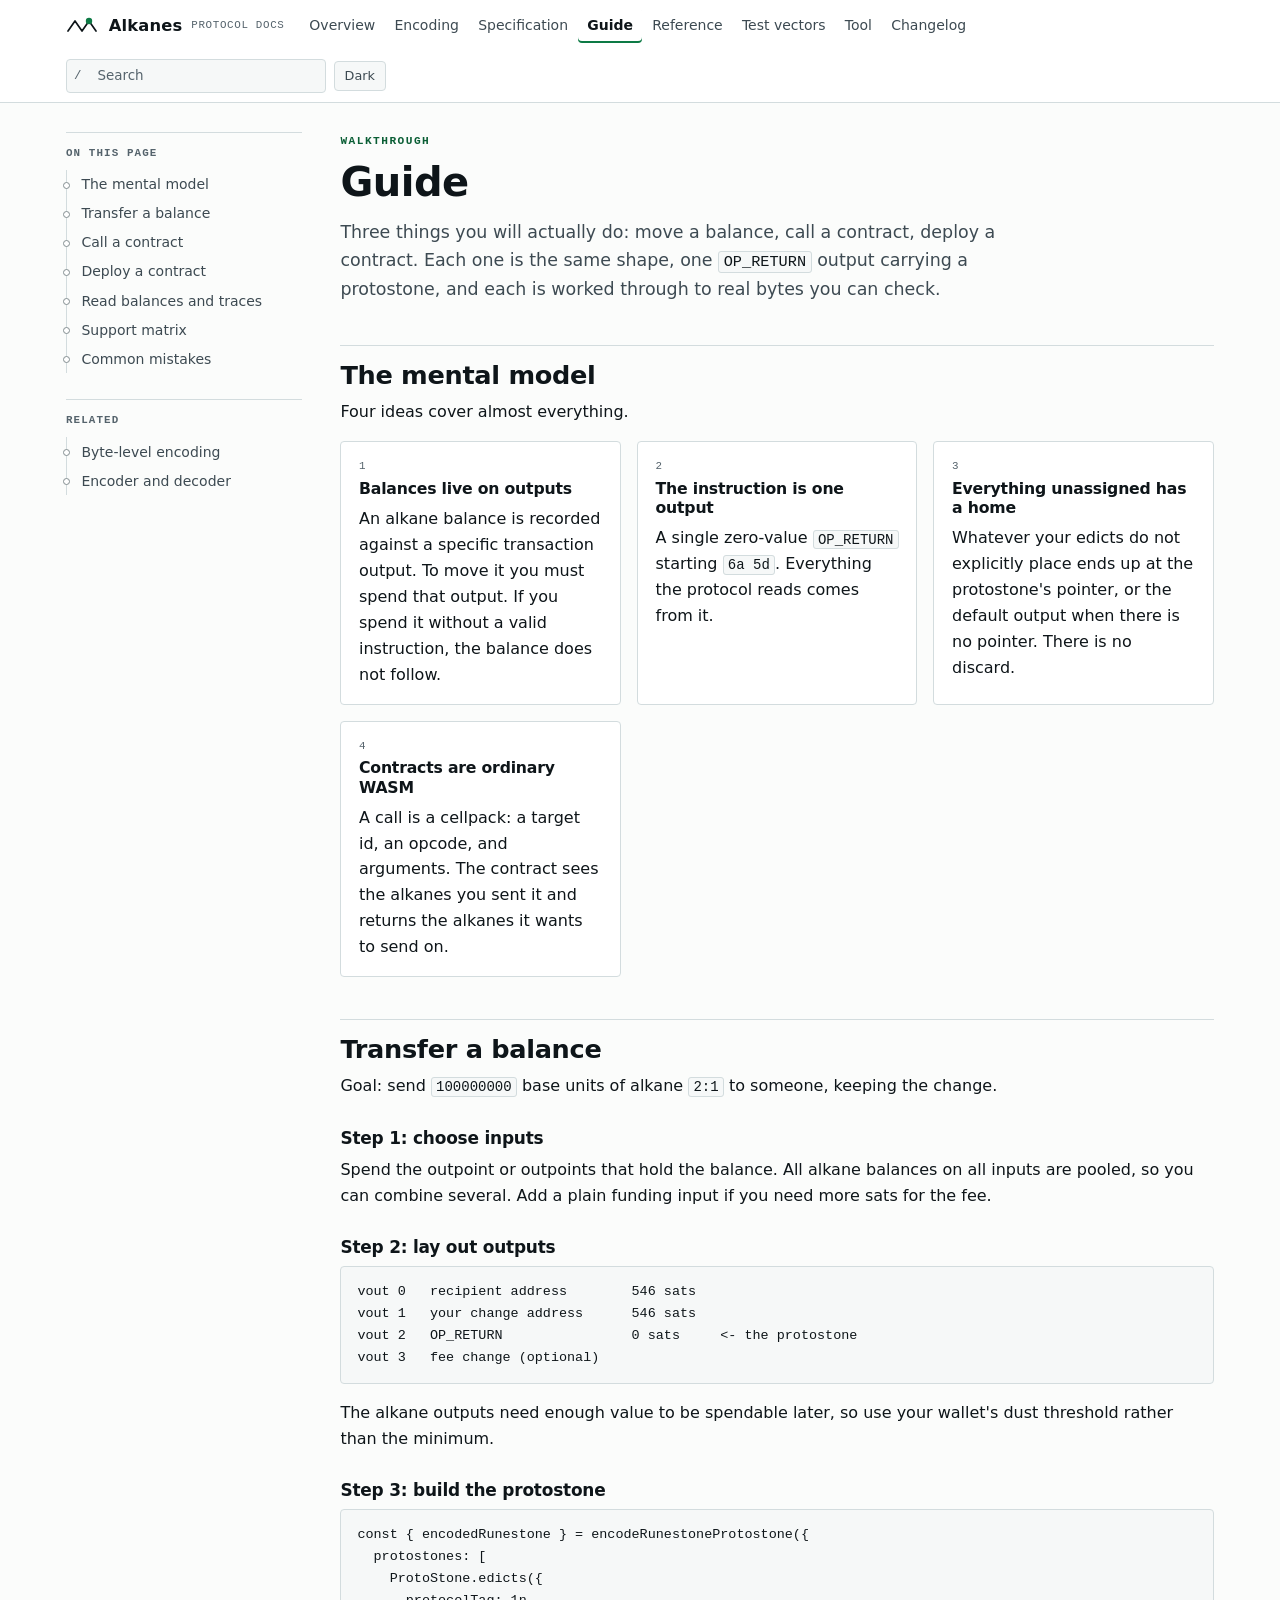
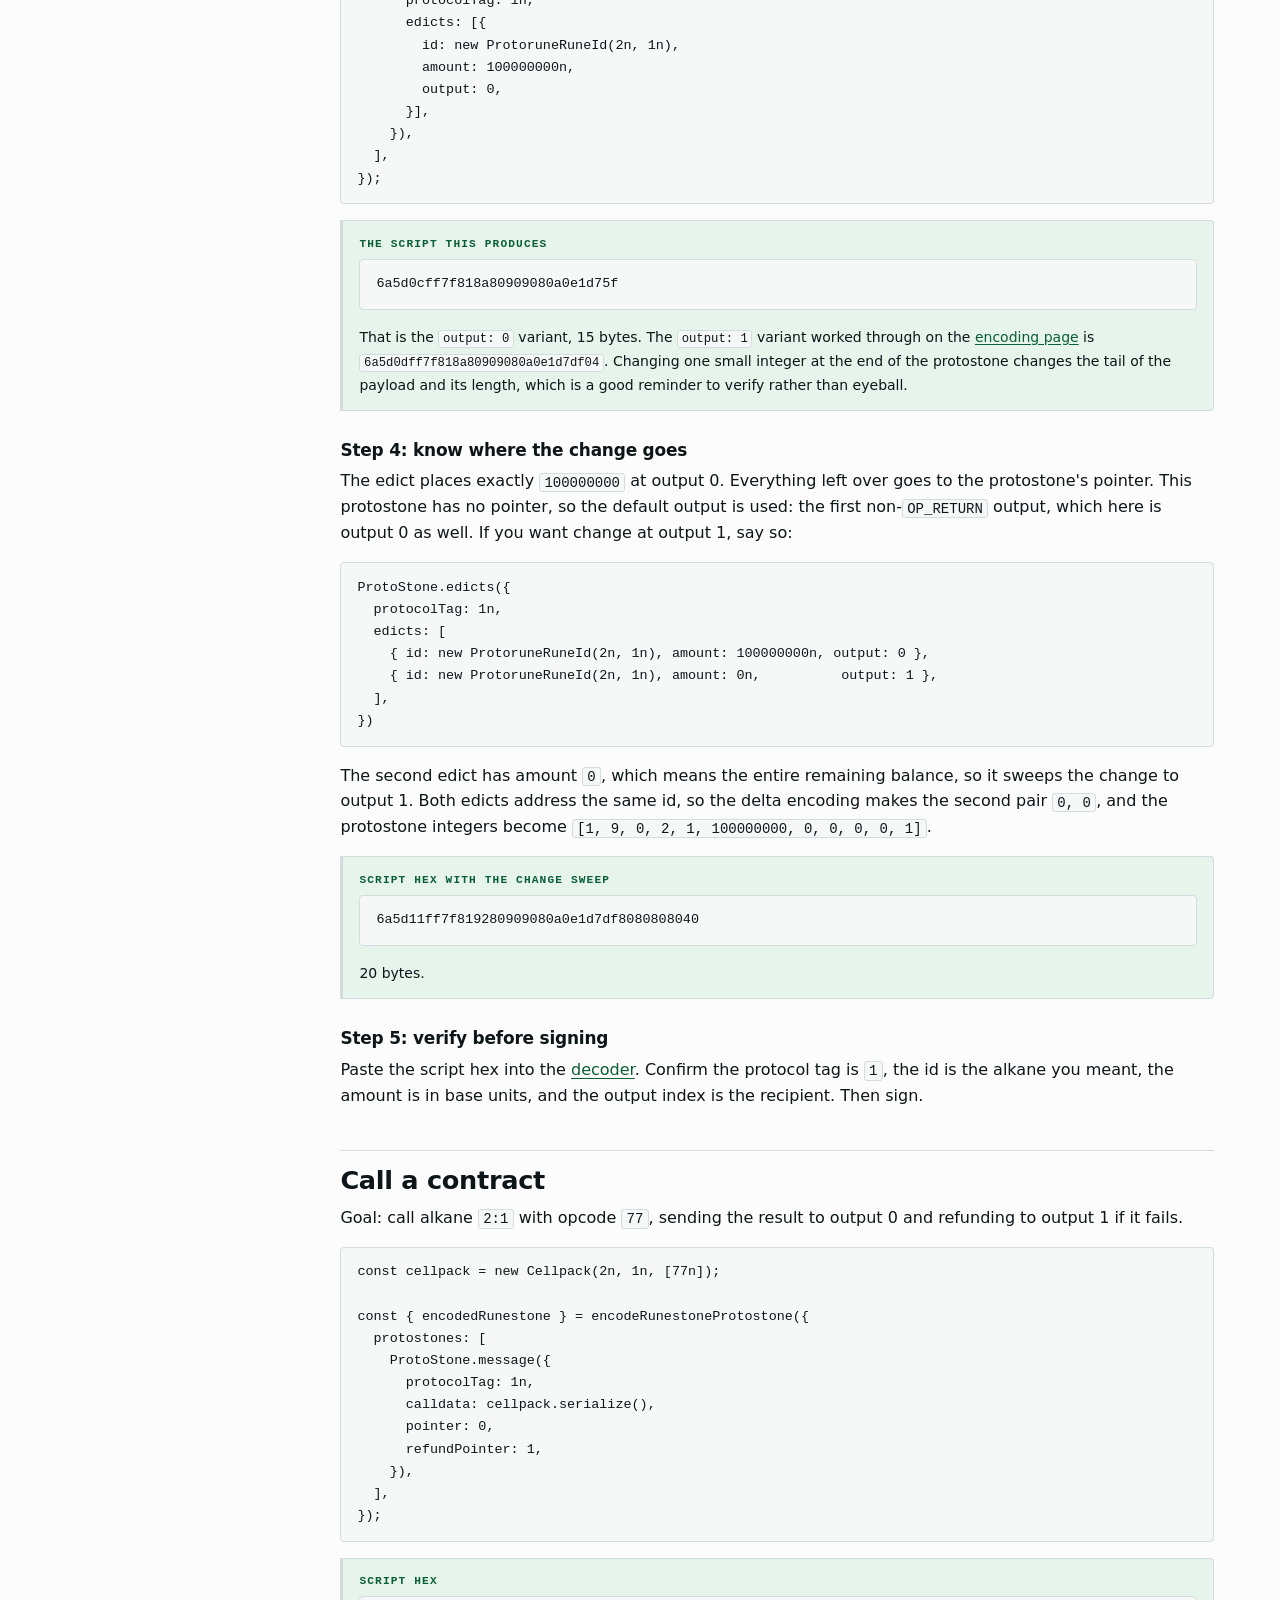
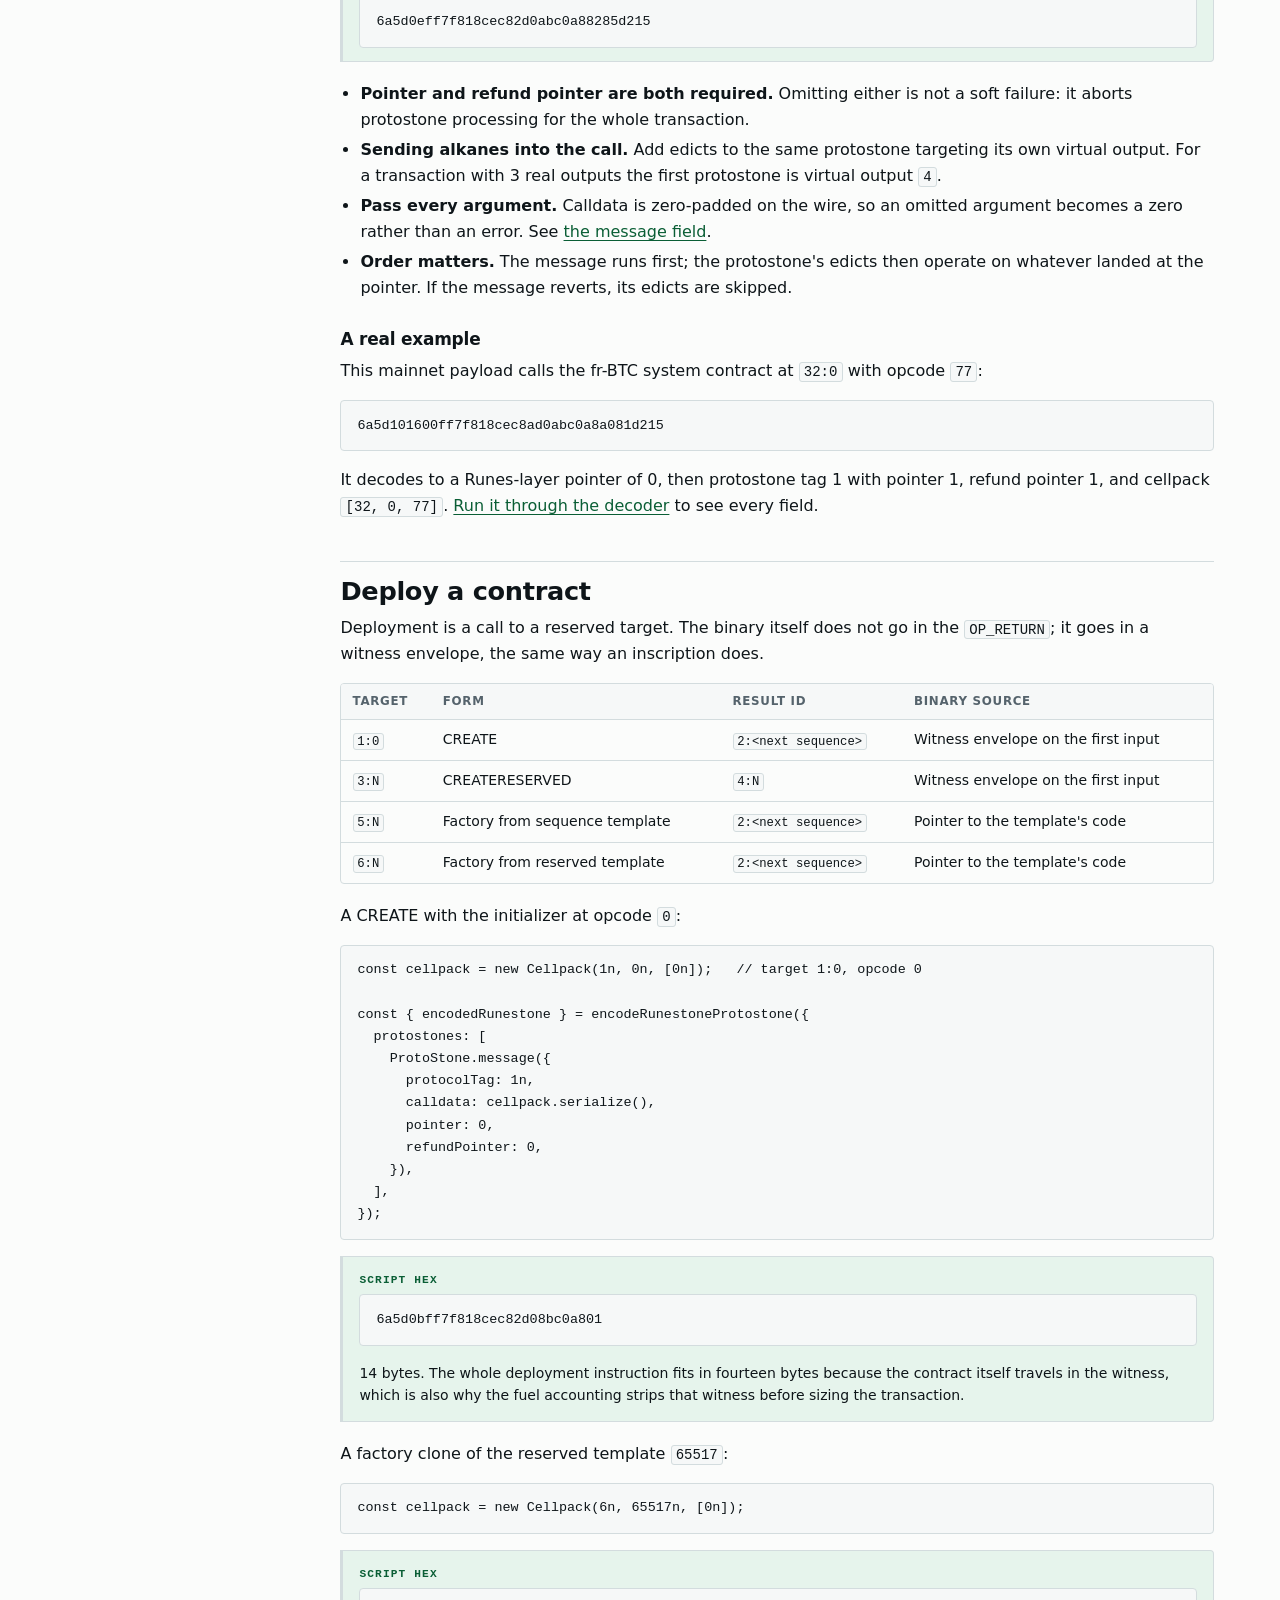
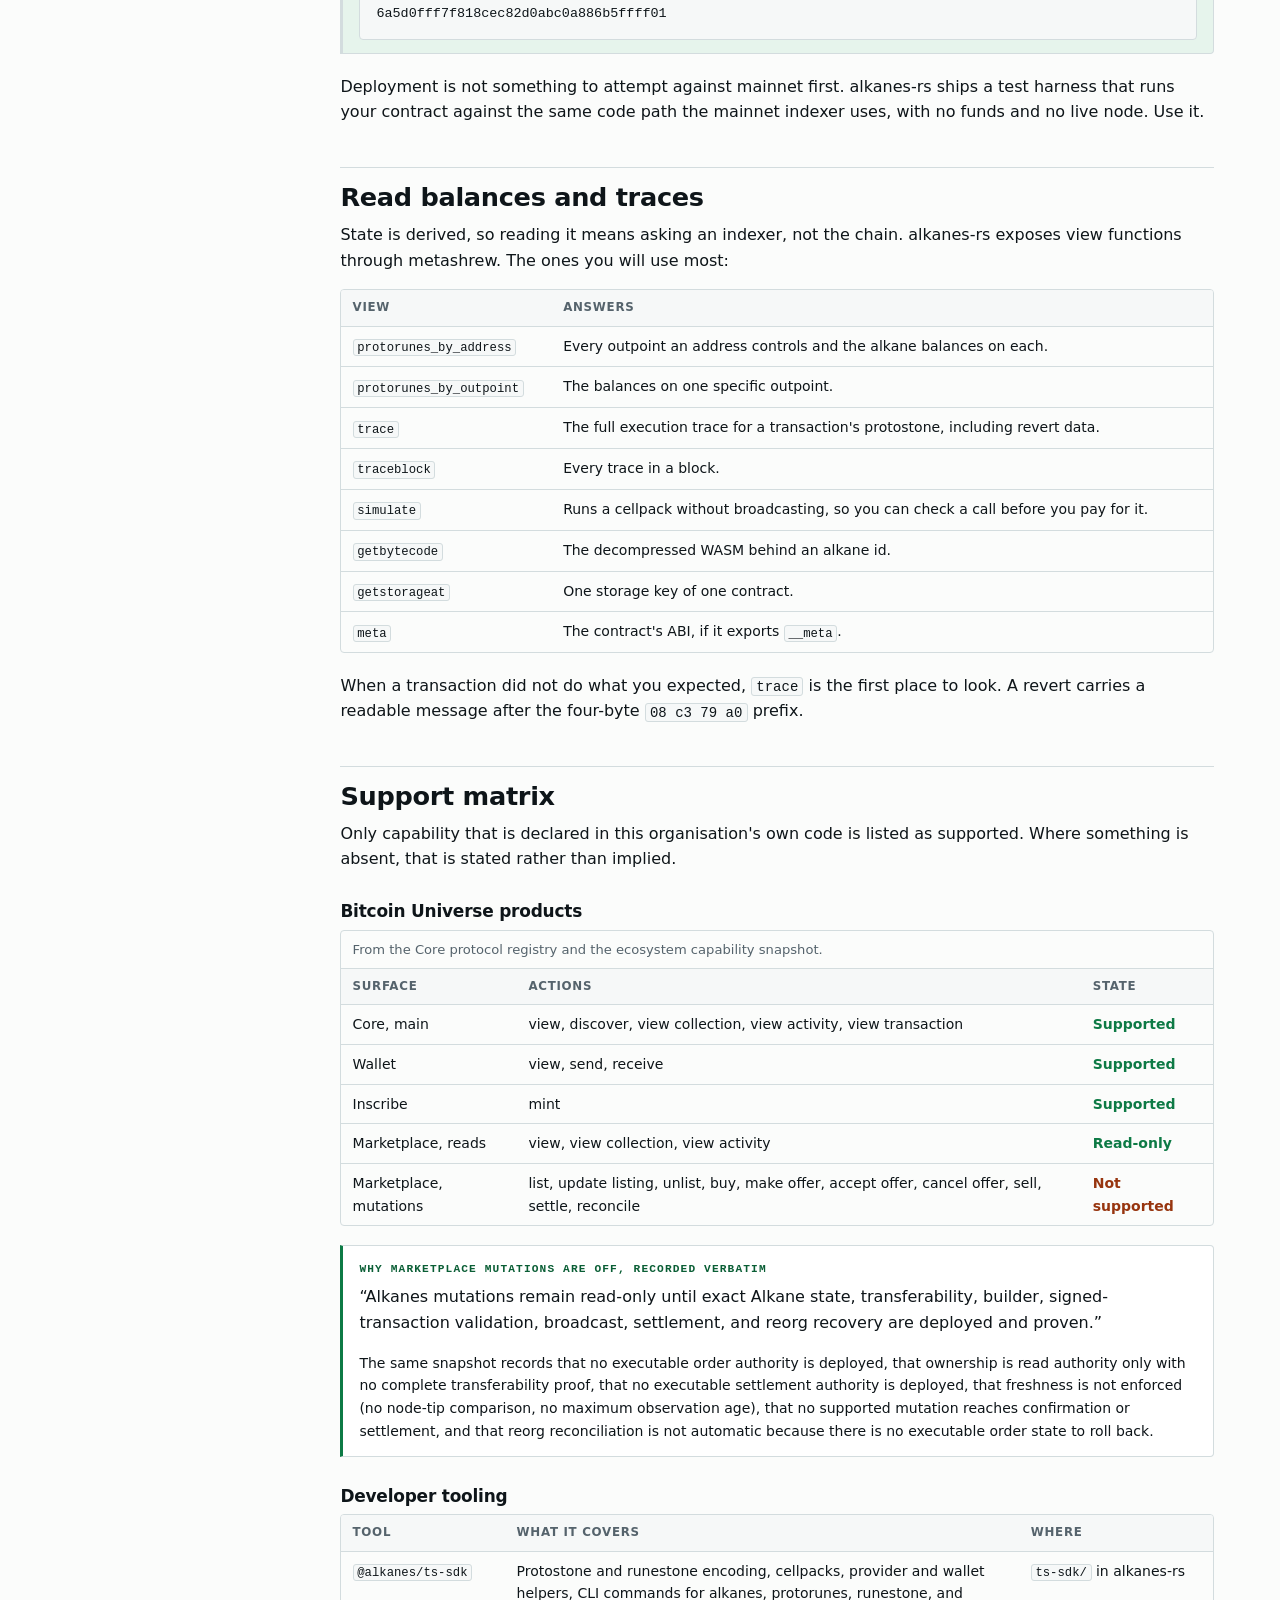
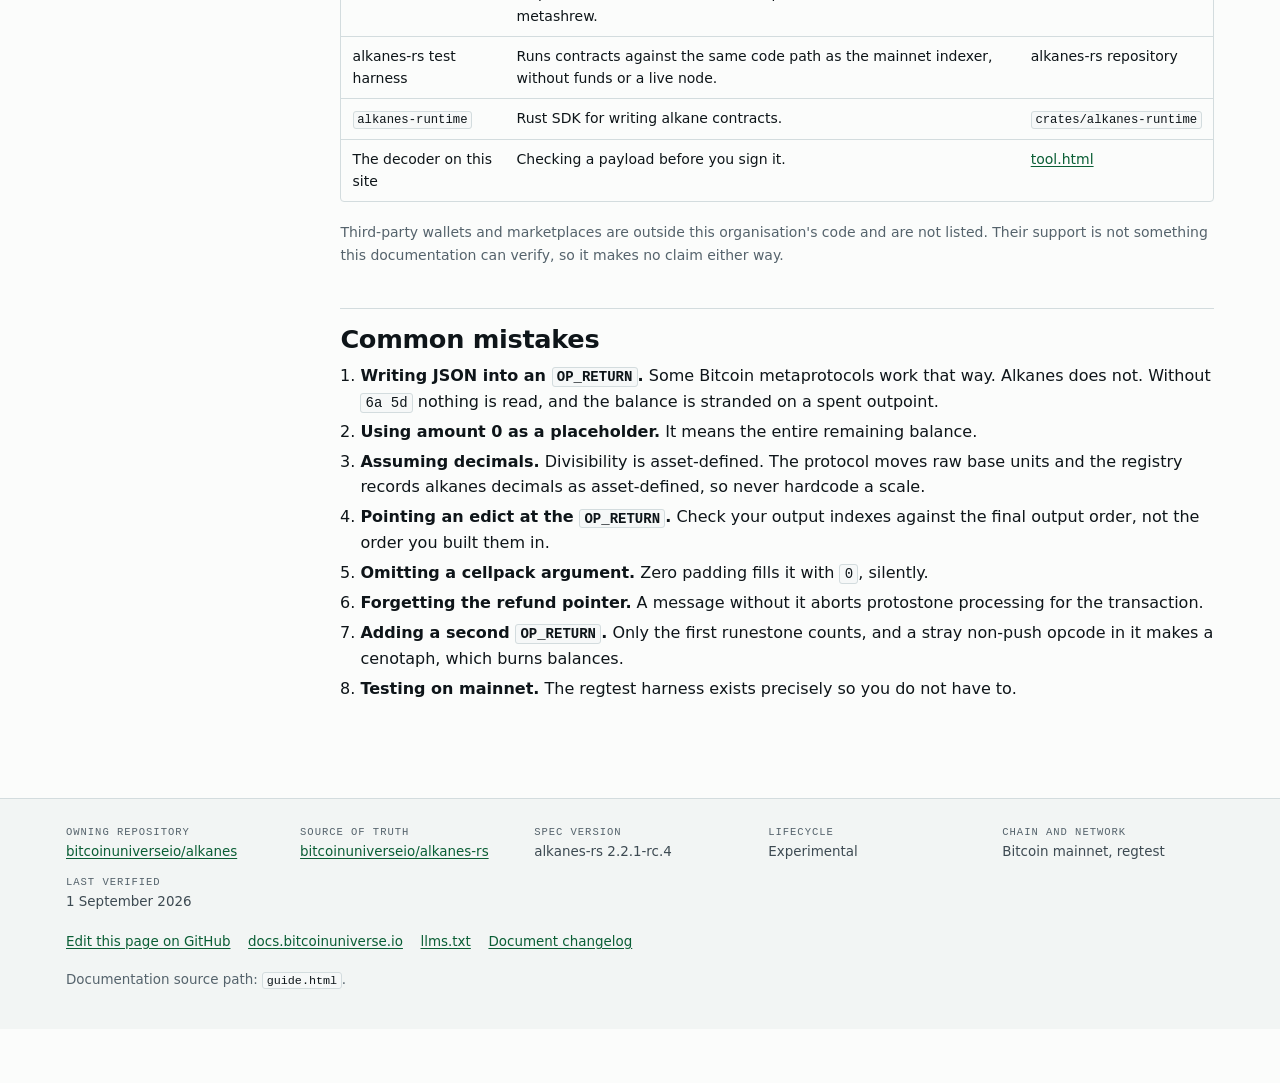
<file: guide.html>
<!doctype html>
<html lang="en">
<head>
<meta charset="utf-8">
<meta name="viewport" content="width=device-width,initial-scale=1">
<title>Guide | Alkanes</title>
<meta name="description" content="A plain-language walkthrough of Alkanes: transfer a balance, call a contract, deploy a contract, and read balances, with worked transactions and a support matrix.">
<link rel="canonical" href="https://bitcoinuniverseio.github.io/alkanes/guide.html">
<link rel="search-base" href="./">
<meta name="theme-color" content="#fbfcfb" media="(prefers-color-scheme: light)">
<meta name="theme-color" content="#04161c" media="(prefers-color-scheme: dark)">
<meta property="og:type" content="article">
<meta property="og:site_name" content="Alkanes protocol documentation">
<meta property="og:title" content="Alkanes guide">
<meta property="og:description" content="Transfer, call, and deploy with worked transactions, plus a support matrix limited to what is verifiable in the org's own code.">
<meta property="og:url" content="https://bitcoinuniverseio.github.io/alkanes/guide.html">
<meta property="og:image" content="https://bitcoinuniverseio.github.io/alkanes/og.svg">
<meta name="twitter:card" content="summary_large_image">
<link rel="icon" href="favicon.svg" type="image/svg+xml">
<link rel="stylesheet" href="theme.css">
<script src="site.js" defer></script>
</head>
<body>
<a class="skip" href="#main">Skip to content</a>

<header class="masthead">
  <div class="masthead-in">
    <a class="wordmark" href="./">
      <svg width="34" height="20" viewBox="0 0 34 20" aria-hidden="true" focusable="false">
        <path d="M2 15 L9 5 L16 15 L23 5 L30 15" fill="none" stroke="currentColor" stroke-width="1.7" stroke-linecap="round" stroke-linejoin="round"/>
        <circle cx="23" cy="5" r="3.2" fill="var(--accent)"/>
      </svg>
      Alkanes <small>protocol docs</small>
    </a>
    <nav aria-label="Primary">
      <a href="./">Overview</a>
      <a href="encoding.html">Encoding</a>
      <a href="specification.html">Specification</a>
      <a href="guide.html" aria-current="page">Guide</a>
      <a href="reference.html">Reference</a>
      <a href="test-vectors.html">Test vectors</a>
      <a href="tool.html">Tool</a>
      <a href="changelog.html">Changelog</a>
    </nav>
    <div class="mast-tools">
      <div class="search-wrap" id="search-wrap" hidden>
        <span class="slash" aria-hidden="true">/</span>
        <label class="skip" for="search-input">Search this documentation</label>
        <input id="search-input" type="search" placeholder="Search" autocomplete="off" spellcheck="false" aria-controls="search-results">
        <ul id="search-results" aria-label="Search results"></ul>
      </div>
      <button class="ghost" id="theme-toggle" hidden>Dark</button>
    </div>
  </div>
</header>

<div class="page with-rail">
<aside class="rail">
  <h2>On this page</h2>
  <ol>
    <li><a href="#model">The mental model</a></li>
    <li><a href="#transfer">Transfer a balance</a></li>
    <li><a href="#call">Call a contract</a></li>
    <li><a href="#deploy">Deploy a contract</a></li>
    <li><a href="#read">Read balances and traces</a></li>
    <li><a href="#support">Support matrix</a></li>
    <li><a href="#mistakes">Common mistakes</a></li>
  </ol>
  <h2>Related</h2>
  <ol>
    <li><a href="encoding.html">Byte-level encoding</a></li>
    <li><a href="tool.html">Encoder and decoder</a></li>
  </ol>
</aside>

<main id="main">

<p class="eyebrow">Walkthrough</p>
<h1>Guide</h1>
<p class="lede">Three things you will actually do: move a balance, call a contract, deploy a contract. Each one is
  the same shape, one <code>OP_RETURN</code> output carrying a protostone, and each is worked through to real
  bytes you can check.</p>

<h2 id="model">The mental model</h2>
<p>Four ideas cover almost everything.</p>
<div class="grid c2">
  <div class="card">
    <span class="k">1</span>
    <h3>Balances live on outputs</h3>
    <p>An alkane balance is recorded against a specific transaction output. To move it you must spend that
      output. If you spend it without a valid instruction, the balance does not follow.</p>
  </div>
  <div class="card">
    <span class="k">2</span>
    <h3>The instruction is one output</h3>
    <p>A single zero-value <code>OP_RETURN</code> starting <code>6a 5d</code>. Everything the protocol reads
      comes from it.</p>
  </div>
  <div class="card">
    <span class="k">3</span>
    <h3>Everything unassigned has a home</h3>
    <p>Whatever your edicts do not explicitly place ends up at the protostone's pointer, or the default output
      when there is no pointer. There is no discard.</p>
  </div>
  <div class="card">
    <span class="k">4</span>
    <h3>Contracts are ordinary WASM</h3>
    <p>A call is a cellpack: a target id, an opcode, and arguments. The contract sees the alkanes you sent it and
      returns the alkanes it wants to send on.</p>
  </div>
</div>

<h2 id="transfer">Transfer a balance</h2>
<p>Goal: send <code>100000000</code> base units of alkane <code>2:1</code> to someone, keeping the change.</p>

<h3 id="t-1">Step 1: choose inputs</h3>
<p>Spend the outpoint or outpoints that hold the balance. All alkane balances on all inputs are pooled, so you
  can combine several. Add a plain funding input if you need more sats for the fee.</p>

<h3 id="t-2">Step 2: lay out outputs</h3>
<pre><code>vout 0   recipient address        546 sats
vout 1   your change address      546 sats
vout 2   OP_RETURN                0 sats     &lt;- the protostone
vout 3   fee change (optional)</code></pre>
<p>The alkane outputs need enough value to be spendable later, so use your wallet's dust threshold rather than
  the minimum.</p>

<h3 id="t-3">Step 3: build the protostone</h3>
<pre><code>const { encodedRunestone } = encodeRunestoneProtostone({
  protostones: [
    ProtoStone.edicts({
      protocolTag: 1n,
      edicts: [{
        id: new ProtoruneRuneId(2n, 1n),
        amount: 100000000n,
        output: 0,
      }],
    }),
  ],
});</code></pre>
<div class="fact">
  <span class="t">The script this produces</span>
  <pre class="hexblock"><code>6a5d0cff7f818a80909080a0e1d75f</code></pre>
  <p class="small">That is the <code>output: 0</code> variant, 15 bytes. The <code>output: 1</code> variant
    worked through on the <a href="encoding.html#worked-transfer">encoding page</a> is
    <code>6a5d0dff7f818a80909080a0e1d7df04</code>. Changing one small integer at the end of the protostone
    changes the tail of the payload and its length, which is a good reminder to verify rather than eyeball.</p>
</div>

<h3 id="t-4">Step 4: know where the change goes</h3>
<p>The edict places exactly <code>100000000</code> at output 0. Everything left over goes to the protostone's
  pointer. This protostone has no pointer, so the default output is used: the first non-<code>OP_RETURN</code>
  output, which here is output 0 as well. If you want change at output 1, say so:</p>
<pre><code>ProtoStone.edicts({
  protocolTag: 1n,
  edicts: [
    { id: new ProtoruneRuneId(2n, 1n), amount: 100000000n, output: 0 },
    { id: new ProtoruneRuneId(2n, 1n), amount: 0n,          output: 1 },
  ],
})</code></pre>
<p>The second edict has amount <code>0</code>, which means the entire remaining balance, so it sweeps the change
  to output 1. Both edicts address the same id, so the delta encoding makes the second pair <code>0, 0</code>,
  and the protostone integers become
  <code>[1, 9, 0, 2, 1, 100000000, 0, 0, 0, 0, 1]</code>.</p>
<div class="fact">
  <span class="t">Script hex with the change sweep</span>
  <pre class="hexblock"><code>6a5d11ff7f819280909080a0e1d7df8080808040</code></pre>
  <p class="small">20 bytes.</p>
</div>

<h3 id="t-5">Step 5: verify before signing</h3>
<p>Paste the script hex into the <a href="tool.html">decoder</a>. Confirm the protocol tag is <code>1</code>, the
  id is the alkane you meant, the amount is in base units, and the output index is the recipient. Then sign.</p>

<h2 id="call">Call a contract</h2>
<p>Goal: call alkane <code>2:1</code> with opcode <code>77</code>, sending the result to output 0 and refunding
  to output 1 if it fails.</p>
<pre><code>const cellpack = new Cellpack(2n, 1n, [77n]);

const { encodedRunestone } = encodeRunestoneProtostone({
  protostones: [
    ProtoStone.message({
      protocolTag: 1n,
      calldata: cellpack.serialize(),
      pointer: 0,
      refundPointer: 1,
    }),
  ],
});</code></pre>
<div class="fact">
  <span class="t">Script hex</span>
  <pre class="hexblock"><code>6a5d0eff7f818cec82d0abc0a88285d215</code></pre>
</div>
<ul>
  <li><strong>Pointer and refund pointer are both required.</strong> Omitting either is not a soft failure: it
    aborts protostone processing for the whole transaction.</li>
  <li><strong>Sending alkanes into the call.</strong> Add edicts to the same protostone targeting its own virtual
    output. For a transaction with 3 real outputs the first protostone is virtual output <code>4</code>.</li>
  <li><strong>Pass every argument.</strong> Calldata is zero-padded on the wire, so an omitted argument becomes
    a zero rather than an error. See <a href="encoding.html#message">the message field</a>.</li>
  <li><strong>Order matters.</strong> The message runs first; the protostone's edicts then operate on whatever
    landed at the pointer. If the message reverts, its edicts are skipped.</li>
</ul>

<h3 id="call-real">A real example</h3>
<p>This mainnet payload calls the fr-BTC system contract at <code>32:0</code> with opcode <code>77</code>:</p>
<pre class="hexblock"><code>6a5d101600ff7f818cec8ad0abc0a8a081d215</code></pre>
<p>It decodes to a Runes-layer pointer of 0, then protostone tag 1 with pointer 1, refund pointer 1, and cellpack
  <code>[32, 0, 77]</code>. <a href="tool.html">Run it through the decoder</a> to see every field.</p>

<h2 id="deploy">Deploy a contract</h2>
<p>Deployment is a call to a reserved target. The binary itself does not go in the
  <code>OP_RETURN</code>; it goes in a witness envelope, the same way an inscription does.</p>
<div class="tablewrap narrow">
  <table>
    <thead><tr><th>Target</th><th>Form</th><th>Result id</th><th>Binary source</th></tr></thead>
    <tbody>
      <tr><td><code>1:0</code></td><td>CREATE</td><td><code>2:&lt;next sequence&gt;</code></td><td>Witness envelope on the first input</td></tr>
      <tr><td><code>3:N</code></td><td>CREATERESERVED</td><td><code>4:N</code></td><td>Witness envelope on the first input</td></tr>
      <tr><td><code>5:N</code></td><td>Factory from sequence template</td><td><code>2:&lt;next sequence&gt;</code></td><td>Pointer to the template's code</td></tr>
      <tr><td><code>6:N</code></td><td>Factory from reserved template</td><td><code>2:&lt;next sequence&gt;</code></td><td>Pointer to the template's code</td></tr>
    </tbody>
  </table>
</div>
<p>A CREATE with the initializer at opcode <code>0</code>:</p>
<pre><code>const cellpack = new Cellpack(1n, 0n, [0n]);   // target 1:0, opcode 0

const { encodedRunestone } = encodeRunestoneProtostone({
  protostones: [
    ProtoStone.message({
      protocolTag: 1n,
      calldata: cellpack.serialize(),
      pointer: 0,
      refundPointer: 0,
    }),
  ],
});</code></pre>
<div class="fact">
  <span class="t">Script hex</span>
  <pre class="hexblock"><code>6a5d0bff7f818cec82d08bc0a801</code></pre>
  <p class="small">14 bytes. The whole deployment instruction fits in fourteen bytes because the contract
    itself travels in the witness, which is also why the fuel accounting strips that witness before sizing
    the transaction.</p>
</div>
<p>A factory clone of the reserved template <code>65517</code>:</p>
<pre><code>const cellpack = new Cellpack(6n, 65517n, [0n]);</code></pre>
<div class="fact">
  <span class="t">Script hex</span>
  <pre class="hexblock"><code>6a5d0fff7f818cec82d0abc0a886b5ffff01</code></pre>
</div>
<p>Deployment is not something to attempt against mainnet first. alkanes-rs ships a test harness that runs your
  contract against the same code path the mainnet indexer uses, with no funds and no live node. Use it.</p>

<h2 id="read">Read balances and traces</h2>
<p>State is derived, so reading it means asking an indexer, not the chain. alkanes-rs exposes view functions
  through metashrew. The ones you will use most:</p>
<div class="tablewrap">
  <table>
    <thead><tr><th>View</th><th>Answers</th></tr></thead>
    <tbody>
      <tr><td><code>protorunes_by_address</code></td><td>Every outpoint an address controls and the alkane balances on each.</td></tr>
      <tr><td><code>protorunes_by_outpoint</code></td><td>The balances on one specific outpoint.</td></tr>
      <tr><td><code>trace</code></td><td>The full execution trace for a transaction's protostone, including revert data.</td></tr>
      <tr><td><code>traceblock</code></td><td>Every trace in a block.</td></tr>
      <tr><td><code>simulate</code></td><td>Runs a cellpack without broadcasting, so you can check a call before you pay for it.</td></tr>
      <tr><td><code>getbytecode</code></td><td>The decompressed WASM behind an alkane id.</td></tr>
      <tr><td><code>getstorageat</code></td><td>One storage key of one contract.</td></tr>
      <tr><td><code>meta</code></td><td>The contract's ABI, if it exports <code>__meta</code>.</td></tr>
    </tbody>
  </table>
</div>
<p>When a transaction did not do what you expected, <code>trace</code> is the first place to look. A revert
  carries a readable message after the four-byte <code>08 c3 79 a0</code> prefix.</p>

<h2 id="support">Support matrix</h2>
<p>Only capability that is declared in this organisation's own code is listed as supported. Where something is
  absent, that is stated rather than implied.</p>

<h3 id="support-bu">Bitcoin Universe products</h3>
<div class="tablewrap">
  <table>
    <caption>From the Core protocol registry and the ecosystem capability snapshot.</caption>
    <thead><tr><th>Surface</th><th>Actions</th><th>State</th></tr></thead>
    <tbody>
      <tr><td>Core, main</td><td>view, discover, view collection, view activity, view transaction</td><td class="yes">Supported</td></tr>
      <tr><td>Wallet</td><td>view, send, receive</td><td class="yes">Supported</td></tr>
      <tr><td>Inscribe</td><td>mint</td><td class="yes">Supported</td></tr>
      <tr><td>Marketplace, reads</td><td>view, view collection, view activity</td><td class="yes">Read-only</td></tr>
      <tr><td>Marketplace, mutations</td><td>list, update listing, unlist, buy, make offer, accept offer, cancel offer, sell, settle, reconcile</td><td class="no">Not supported</td></tr>
    </tbody>
  </table>
</div>
<div class="note">
  <span class="t">Why marketplace mutations are off, recorded verbatim</span>
  <p>&ldquo;Alkanes mutations remain read-only until exact Alkane state, transferability, builder,
    signed-transaction validation, broadcast, settlement, and reorg recovery are deployed and proven.&rdquo;</p>
  <p class="small">The same snapshot records that no executable order authority is deployed, that ownership is
    read authority only with no complete transferability proof, that no executable settlement authority is
    deployed, that freshness is not enforced (no node-tip comparison, no maximum observation age), that no
    supported mutation reaches confirmation or settlement, and that reorg reconciliation is not automatic because
    there is no executable order state to roll back.</p>
</div>

<h3 id="support-tools">Developer tooling</h3>
<div class="tablewrap">
  <table>
    <thead><tr><th>Tool</th><th>What it covers</th><th>Where</th></tr></thead>
    <tbody>
      <tr><td><code>@alkanes/ts-sdk</code></td><td>Protostone and runestone encoding, cellpacks, provider and wallet helpers, CLI commands for alkanes, protorunes, runestone, and metashrew.</td><td><code>ts-sdk/</code> in alkanes-rs</td></tr>
      <tr><td>alkanes-rs test harness</td><td>Runs contracts against the same code path as the mainnet indexer, without funds or a live node.</td><td>alkanes-rs repository</td></tr>
      <tr><td><code>alkanes-runtime</code></td><td>Rust SDK for writing alkane contracts.</td><td><code>crates/alkanes-runtime</code></td></tr>
      <tr><td>The decoder on this site</td><td>Checking a payload before you sign it.</td><td><a href="tool.html">tool.html</a></td></tr>
    </tbody>
  </table>
</div>
<p class="small muted">Third-party wallets and marketplaces are outside this organisation's code and are not
  listed. Their support is not something this documentation can verify, so it makes no claim either way.</p>

<h2 id="mistakes">Common mistakes</h2>
<ol>
  <li><strong>Writing JSON into an <code>OP_RETURN</code>.</strong> Some Bitcoin metaprotocols work that way.
    Alkanes does not. Without <code>6a 5d</code> nothing is read, and the balance is stranded on a spent
    outpoint.</li>
  <li><strong>Using amount 0 as a placeholder.</strong> It means the entire remaining balance.</li>
  <li><strong>Assuming decimals.</strong> Divisibility is asset-defined. The protocol moves raw base units and
    the registry records alkanes decimals as asset-defined, so never hardcode a scale.</li>
  <li><strong>Pointing an edict at the <code>OP_RETURN</code>.</strong> Check your output indexes against the
    final output order, not the order you built them in.</li>
  <li><strong>Omitting a cellpack argument.</strong> Zero padding fills it with <code>0</code>, silently.</li>
  <li><strong>Forgetting the refund pointer.</strong> A message without it aborts protostone processing for the
    transaction.</li>
  <li><strong>Adding a second <code>OP_RETURN</code>.</strong> Only the first runestone counts, and a stray
    non-push opcode in it makes a cenotaph, which burns balances.</li>
  <li><strong>Testing on mainnet.</strong> The regtest harness exists precisely so you do not have to.</li>
</ol>

</main>
</div>

<footer class="sitefoot">
  <div class="page">
    <dl>
      <div><dt>Owning repository</dt><dd><a href="https://github.com/bitcoinuniverseio/alkanes">bitcoinuniverseio/alkanes</a></dd></div>
      <div><dt>Source of truth</dt><dd><a href="https://github.com/bitcoinuniverseio/alkanes-rs">bitcoinuniverseio/alkanes-rs</a></dd></div>
      <div><dt>Spec version</dt><dd>alkanes-rs 2.2.1-rc.4</dd></div>
      <div><dt>Lifecycle</dt><dd>Experimental</dd></div>
      <div><dt>Chain and network</dt><dd>Bitcoin mainnet, regtest</dd></div>
      <div><dt>Last verified</dt><dd><time datetime="2026-09-01">1 September 2026</time></dd></div>
    </dl>
    <p class="footlinks">
      <a href="https://github.com/bitcoinuniverseio/alkanes/edit/main/guide.html">Edit this page on GitHub</a>
      <a href="https://docs.bitcoinuniverse.io">docs.bitcoinuniverse.io</a>
      <a href="llms.txt">llms.txt</a>
      <a href="changelog.html">Document changelog</a>
    </p>
    <p>Documentation source path: <code>guide.html</code>.</p>
  </div>
</footer>
</body>
</html>
</file>
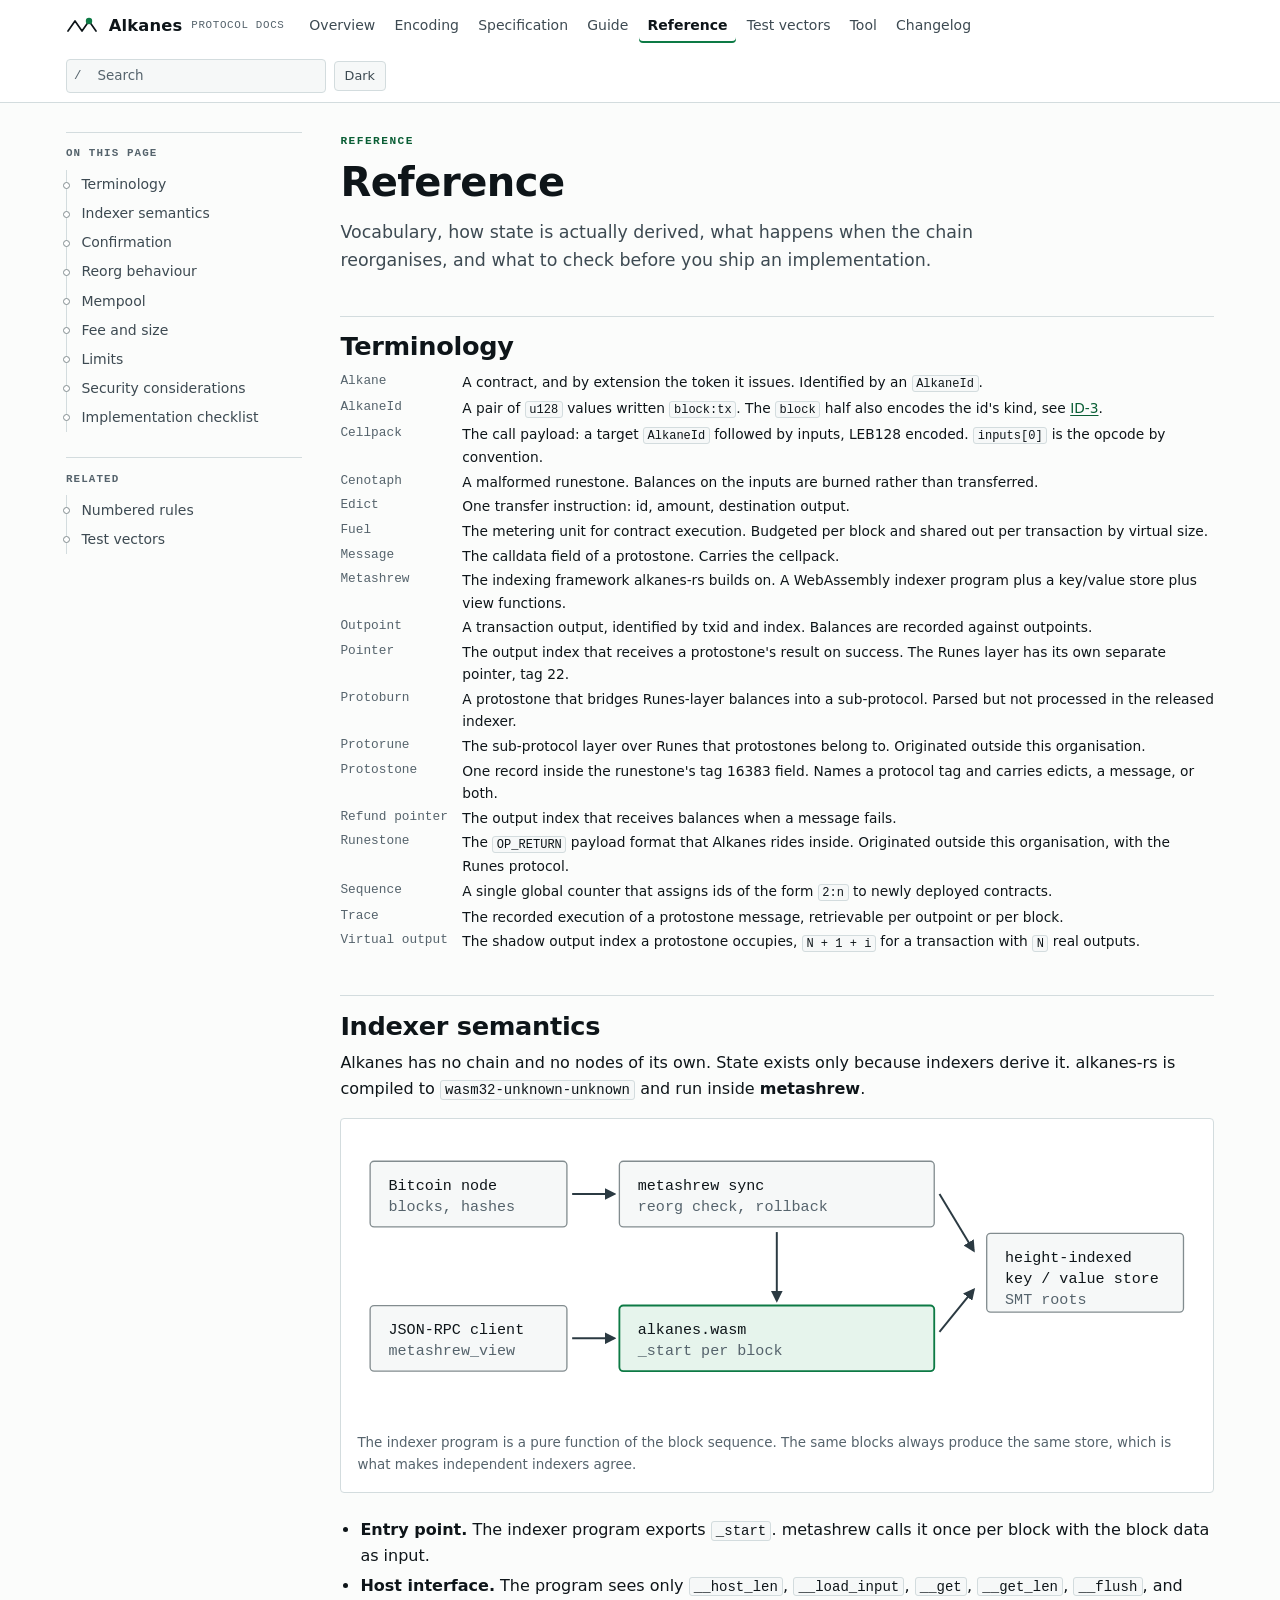
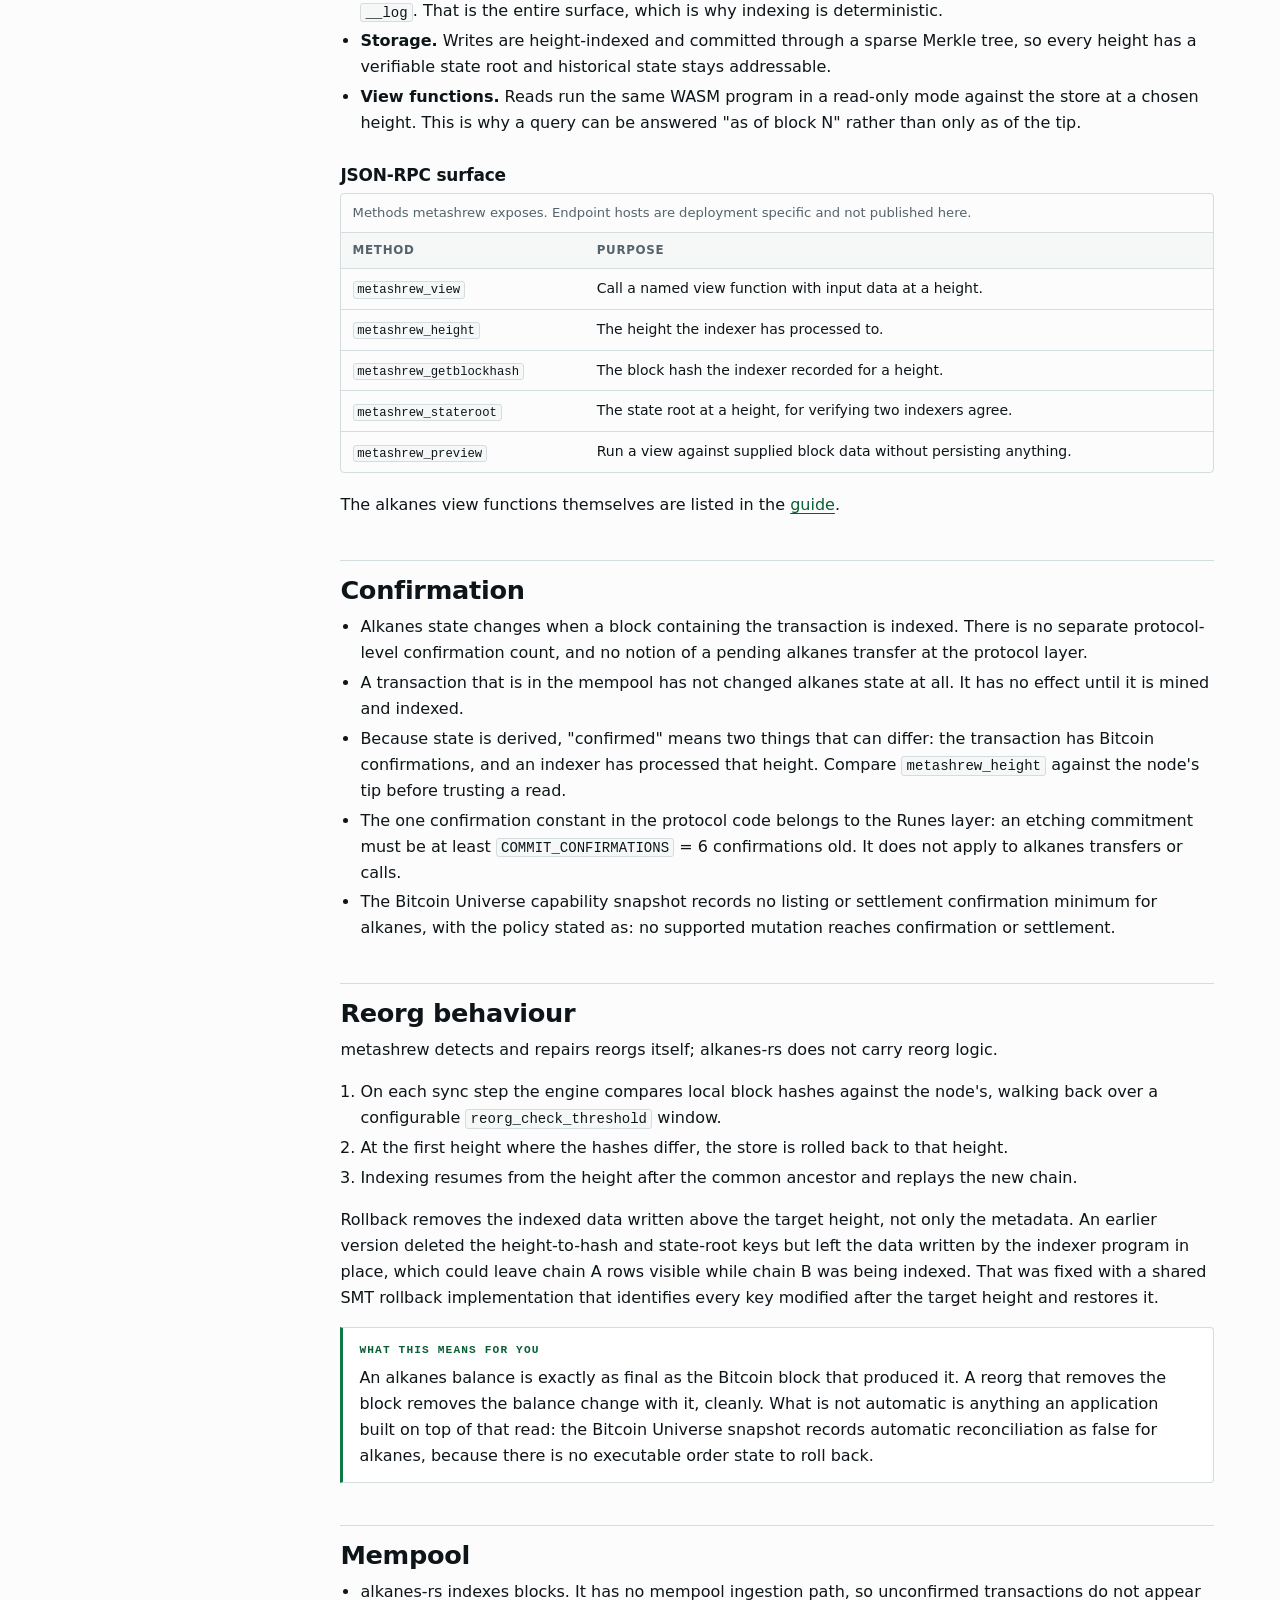
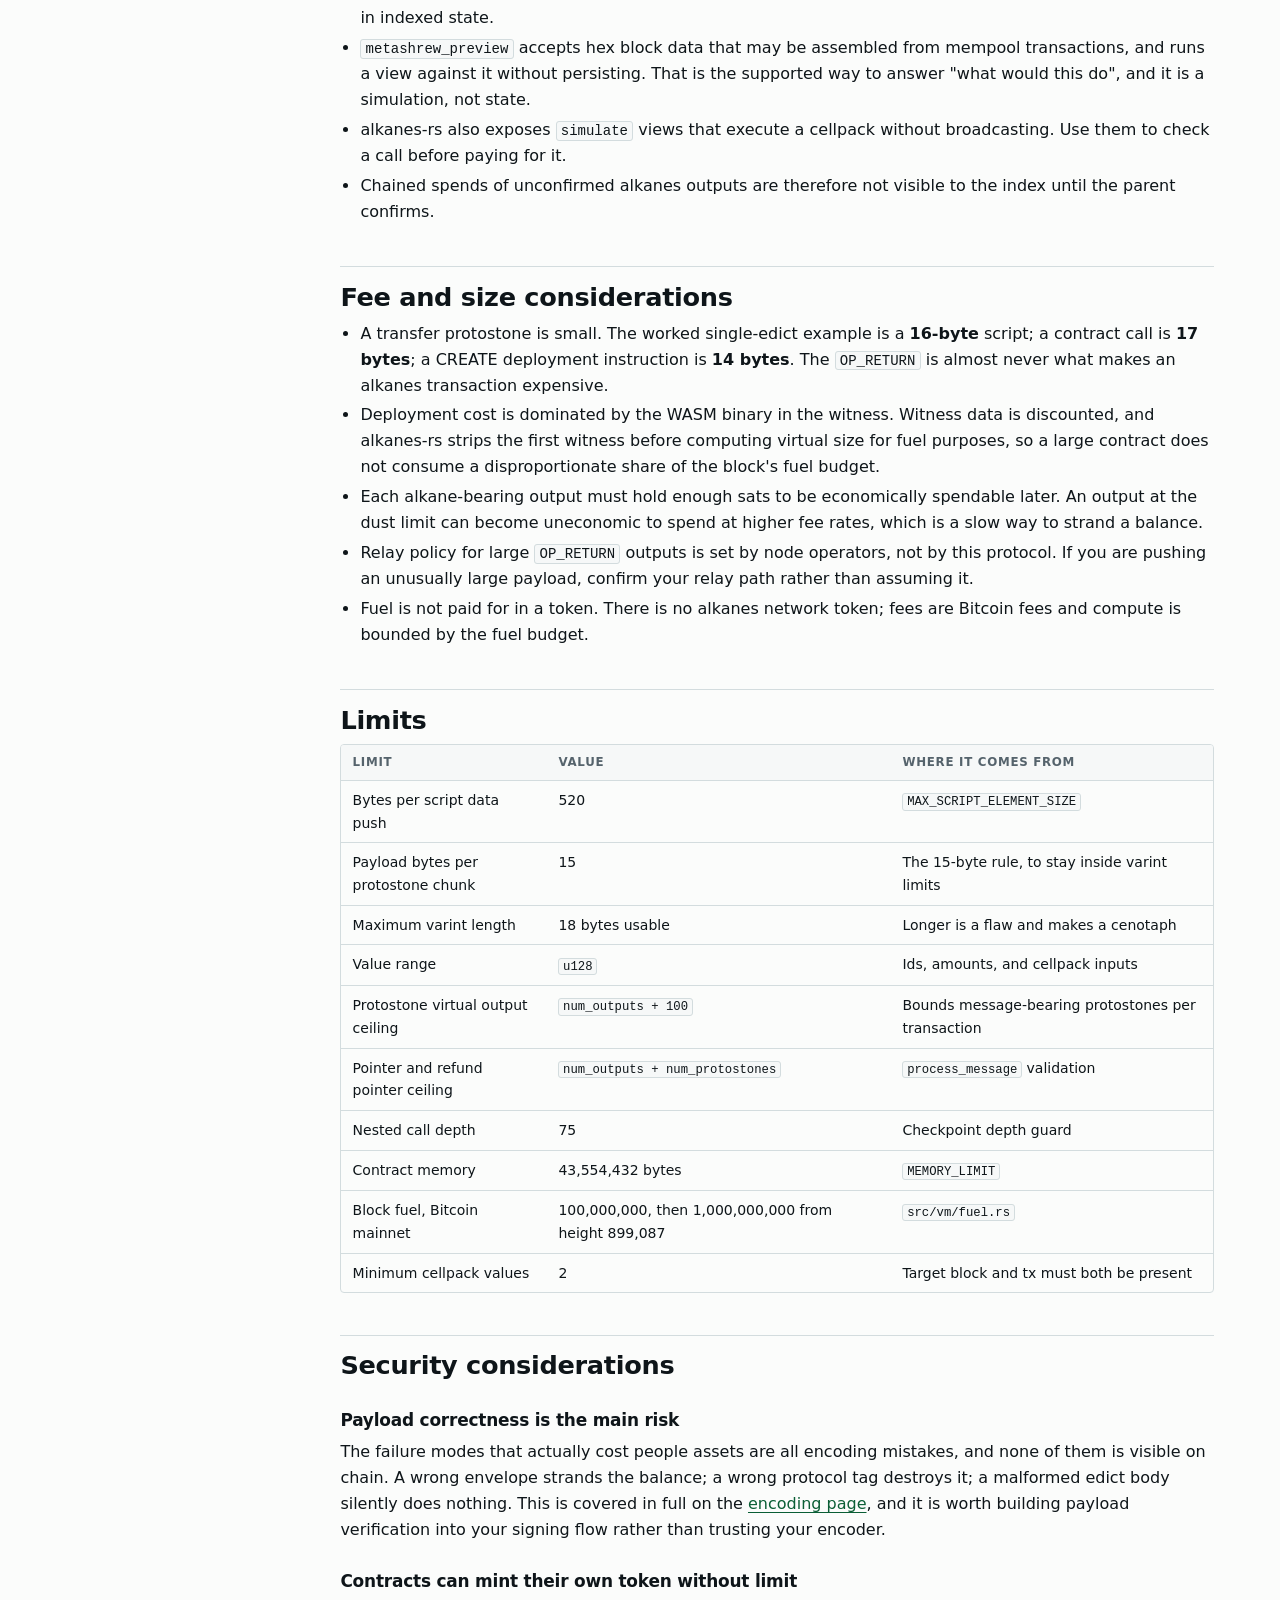
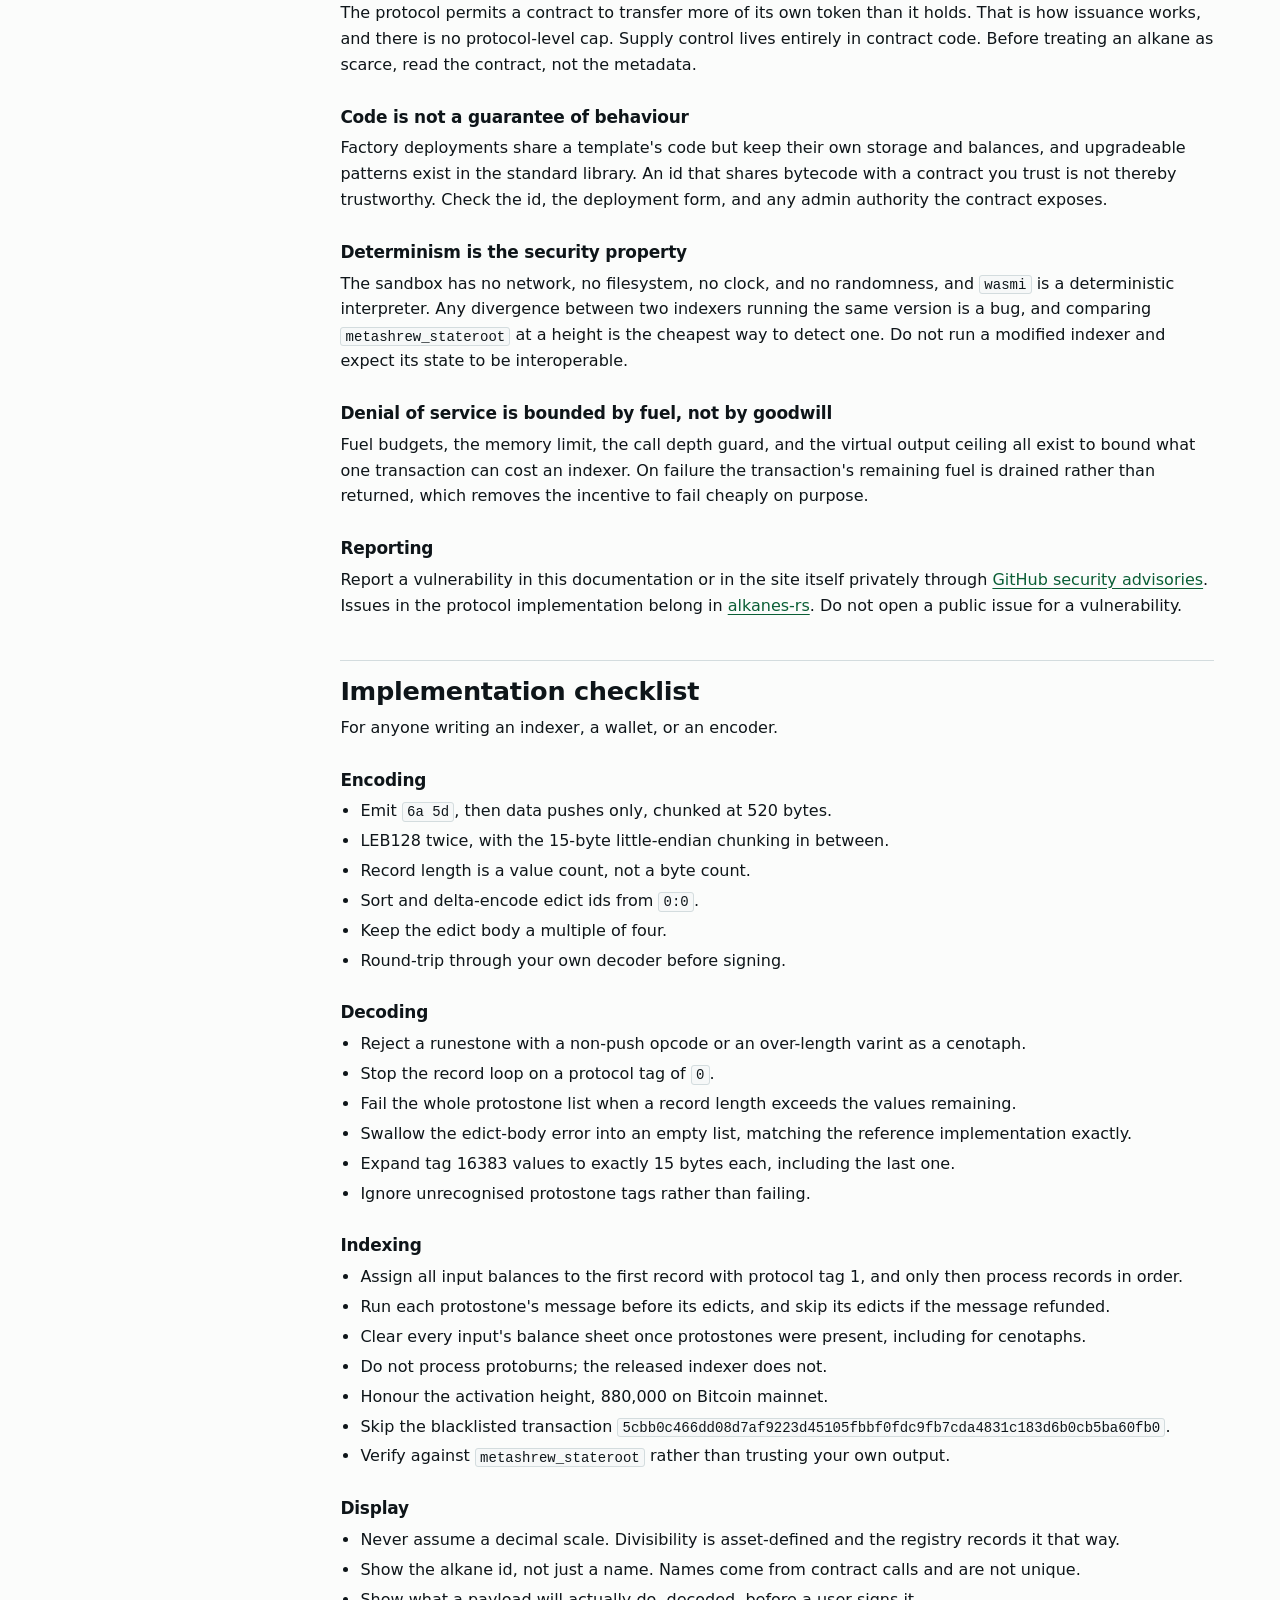
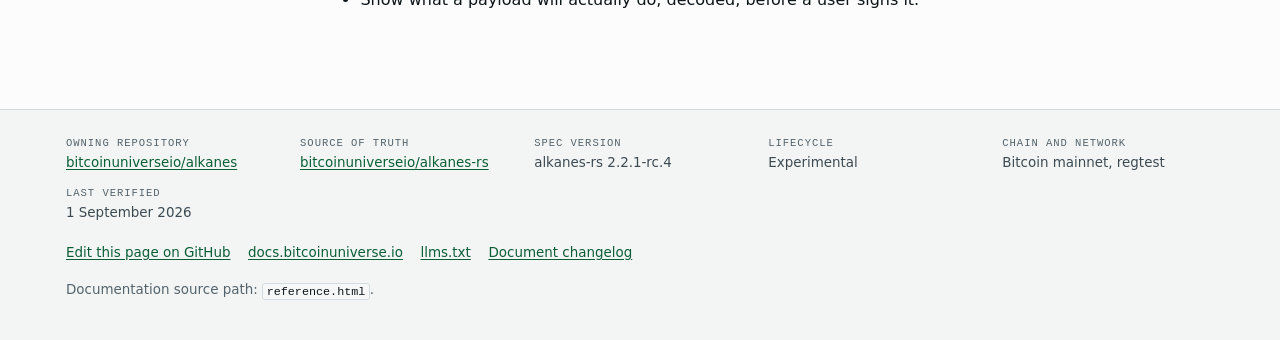
<file: reference.html>
<!doctype html>
<html lang="en">
<head>
<meta charset="utf-8">
<meta name="viewport" content="width=device-width,initial-scale=1">
<title>Reference | Alkanes</title>
<meta name="description" content="Alkanes reference: terminology, indexer semantics through metashrew, confirmation, reorg and mempool behaviour, fees, limits, and security considerations.">
<link rel="canonical" href="https://bitcoinuniverseio.github.io/alkanes/reference.html">
<link rel="search-base" href="./">
<meta name="theme-color" content="#fbfcfb" media="(prefers-color-scheme: light)">
<meta name="theme-color" content="#04161c" media="(prefers-color-scheme: dark)">
<meta property="og:type" content="article">
<meta property="og:site_name" content="Alkanes protocol documentation">
<meta property="og:title" content="Alkanes reference">
<meta property="og:description" content="Terminology, indexer semantics, reorg and mempool behaviour, limits, and security considerations for Alkanes.">
<meta property="og:url" content="https://bitcoinuniverseio.github.io/alkanes/reference.html">
<meta property="og:image" content="https://bitcoinuniverseio.github.io/alkanes/og.svg">
<meta name="twitter:card" content="summary_large_image">
<link rel="icon" href="favicon.svg" type="image/svg+xml">
<link rel="stylesheet" href="theme.css">
<script src="site.js" defer></script>
</head>
<body>
<a class="skip" href="#main">Skip to content</a>

<header class="masthead">
  <div class="masthead-in">
    <a class="wordmark" href="./">
      <svg width="34" height="20" viewBox="0 0 34 20" aria-hidden="true" focusable="false">
        <path d="M2 15 L9 5 L16 15 L23 5 L30 15" fill="none" stroke="currentColor" stroke-width="1.7" stroke-linecap="round" stroke-linejoin="round"/>
        <circle cx="23" cy="5" r="3.2" fill="var(--accent)"/>
      </svg>
      Alkanes <small>protocol docs</small>
    </a>
    <nav aria-label="Primary">
      <a href="./">Overview</a>
      <a href="encoding.html">Encoding</a>
      <a href="specification.html">Specification</a>
      <a href="guide.html">Guide</a>
      <a href="reference.html" aria-current="page">Reference</a>
      <a href="test-vectors.html">Test vectors</a>
      <a href="tool.html">Tool</a>
      <a href="changelog.html">Changelog</a>
    </nav>
    <div class="mast-tools">
      <div class="search-wrap" id="search-wrap" hidden>
        <span class="slash" aria-hidden="true">/</span>
        <label class="skip" for="search-input">Search this documentation</label>
        <input id="search-input" type="search" placeholder="Search" autocomplete="off" spellcheck="false" aria-controls="search-results">
        <ul id="search-results" aria-label="Search results"></ul>
      </div>
      <button class="ghost" id="theme-toggle" hidden>Dark</button>
    </div>
  </div>
</header>

<div class="page with-rail">
<aside class="rail">
  <h2>On this page</h2>
  <ol>
    <li><a href="#terms">Terminology</a></li>
    <li><a href="#indexer">Indexer semantics</a></li>
    <li><a href="#confirm">Confirmation</a></li>
    <li><a href="#reorg">Reorg behaviour</a></li>
    <li><a href="#mempool">Mempool</a></li>
    <li><a href="#fees">Fee and size</a></li>
    <li><a href="#limits">Limits</a></li>
    <li><a href="#security">Security considerations</a></li>
    <li><a href="#checklist">Implementation checklist</a></li>
  </ol>
  <h2>Related</h2>
  <ol>
    <li><a href="specification.html">Numbered rules</a></li>
    <li><a href="test-vectors.html">Test vectors</a></li>
  </ol>
</aside>

<main id="main">

<p class="eyebrow">Reference</p>
<h1>Reference</h1>
<p class="lede">Vocabulary, how state is actually derived, what happens when the chain reorganises, and what to
  check before you ship an implementation.</p>

<h2 id="terms">Terminology</h2>
<dl class="kv">
  <dt>Alkane</dt><dd>A contract, and by extension the token it issues. Identified by an <code>AlkaneId</code>.</dd>
  <dt>AlkaneId</dt><dd>A pair of <code>u128</code> values written <code>block:tx</code>. The <code>block</code> half also encodes the id's kind, see <a href="specification.html#id">ID-3</a>.</dd>
  <dt>Cellpack</dt><dd>The call payload: a target <code>AlkaneId</code> followed by inputs, LEB128 encoded. <code>inputs[0]</code> is the opcode by convention.</dd>
  <dt>Cenotaph</dt><dd>A malformed runestone. Balances on the inputs are burned rather than transferred.</dd>
  <dt>Edict</dt><dd>One transfer instruction: id, amount, destination output.</dd>
  <dt>Fuel</dt><dd>The metering unit for contract execution. Budgeted per block and shared out per transaction by virtual size.</dd>
  <dt>Message</dt><dd>The calldata field of a protostone. Carries the cellpack.</dd>
  <dt>Metashrew</dt><dd>The indexing framework alkanes-rs builds on. A WebAssembly indexer program plus a key/value store plus view functions.</dd>
  <dt>Outpoint</dt><dd>A transaction output, identified by txid and index. Balances are recorded against outpoints.</dd>
  <dt>Pointer</dt><dd>The output index that receives a protostone's result on success. The Runes layer has its own separate pointer, tag 22.</dd>
  <dt>Protoburn</dt><dd>A protostone that bridges Runes-layer balances into a sub-protocol. Parsed but not processed in the released indexer.</dd>
  <dt>Protorune</dt><dd>The sub-protocol layer over Runes that protostones belong to. Originated outside this organisation.</dd>
  <dt>Protostone</dt><dd>One record inside the runestone's tag 16383 field. Names a protocol tag and carries edicts, a message, or both.</dd>
  <dt>Refund pointer</dt><dd>The output index that receives balances when a message fails.</dd>
  <dt>Runestone</dt><dd>The <code>OP_RETURN</code> payload format that Alkanes rides inside. Originated outside this organisation, with the Runes protocol.</dd>
  <dt>Sequence</dt><dd>A single global counter that assigns ids of the form <code>2:n</code> to newly deployed contracts.</dd>
  <dt>Trace</dt><dd>The recorded execution of a protostone message, retrievable per outpoint or per block.</dd>
  <dt>Virtual output</dt><dd>The shadow output index a protostone occupies, <code>N + 1 + i</code> for a transaction with <code>N</code> real outputs.</dd>
</dl>

<h2 id="indexer">Indexer semantics</h2>
<p>Alkanes has no chain and no nodes of its own. State exists only because indexers derive it. alkanes-rs is
  compiled to <code>wasm32-unknown-unknown</code> and run inside <strong>metashrew</strong>.</p>

<figure class="figframe">
  <svg viewBox="0 0 640 220" role="img" aria-labelledby="mshT mshD">
    <title id="mshT">How alkanes-rs runs inside metashrew</title>
    <desc id="mshD">A Bitcoin node feeds blocks to the metashrew sync engine. The sync engine calls the underscore start entry point of the alkanes WASM program once per block. The program reads and writes through host functions into a height-indexed key value store backed by a sparse Merkle tree. Read queries arrive separately as view function calls over JSON-RPC and run the same program in read-only mode.</desc>
    <g font-family="ui-monospace, Menlo, Consolas, monospace" font-size="11.5">
      <g stroke="var(--line-strong)" fill="var(--surface-2)" stroke-width="1">
        <rect x="10" y="20" width="150" height="50" rx="3"/>
        <rect x="10" y="130" width="150" height="50" rx="3"/>
        <rect x="480" y="75" width="150" height="60" rx="3"/>
      </g>
      <rect x="200" y="20" width="240" height="50" rx="3" fill="var(--surface-2)" stroke="var(--line-strong)" stroke-width="1"/>
      <rect x="200" y="130" width="240" height="50" rx="3" fill="var(--accent-wash)" stroke="var(--accent)" stroke-width="1.4"/>
      <g fill="var(--ink)">
        <text x="24" y="42">Bitcoin node</text><text x="24" y="58" fill="var(--muted)">blocks, hashes</text>
        <text x="24" y="152">JSON-RPC client</text><text x="24" y="168" fill="var(--muted)">metashrew_view</text>
        <text x="214" y="42">metashrew sync</text><text x="214" y="58" fill="var(--muted)">reorg check, rollback</text>
        <text x="214" y="152">alkanes.wasm</text><text x="214" y="168" fill="var(--muted)">_start per block</text>
        <text x="494" y="97">height-indexed</text><text x="494" y="113">key / value store</text><text x="494" y="129" fill="var(--muted)">SMT roots</text>
      </g>
    </g>
    <g stroke="var(--bond)" stroke-width="1.5" fill="none" marker-end="url(#arr4)">
      <path d="M164 45 L196 45"/>
      <path d="M320 74 L320 126"/>
      <path d="M164 155 L196 155"/>
      <path d="M444 150 L470 118"/>
      <path d="M444 45 L470 88"/>
    </g>
    <defs>
      <marker id="arr4" viewBox="0 0 10 10" refX="8" refY="5" markerWidth="6" markerHeight="6" orient="auto-start-reverse">
        <path d="M0 0 L10 5 L0 10 z" fill="var(--bond)"/>
      </marker>
    </defs>
  </svg>
  <figcaption>The indexer program is a pure function of the block sequence. The same blocks always produce the
    same store, which is what makes independent indexers agree.</figcaption>
</figure>

<ul>
  <li><strong>Entry point.</strong> The indexer program exports <code>_start</code>. metashrew calls it once per
    block with the block data as input.</li>
  <li><strong>Host interface.</strong> The program sees only
    <code>__host_len</code>, <code>__load_input</code>, <code>__get</code>, <code>__get_len</code>,
    <code>__flush</code>, and <code>__log</code>. That is the entire surface, which is why indexing is
    deterministic.</li>
  <li><strong>Storage.</strong> Writes are height-indexed and committed through a sparse Merkle tree, so every
    height has a verifiable state root and historical state stays addressable.</li>
  <li><strong>View functions.</strong> Reads run the same WASM program in a read-only mode against the store at
    a chosen height. This is why a query can be answered "as of block N" rather than only as of the tip.</li>
</ul>

<h3 id="rpc">JSON-RPC surface</h3>
<div class="tablewrap">
  <table>
    <caption>Methods metashrew exposes. Endpoint hosts are deployment specific and not published here.</caption>
    <thead><tr><th>Method</th><th>Purpose</th></tr></thead>
    <tbody>
      <tr><td><code>metashrew_view</code></td><td>Call a named view function with input data at a height.</td></tr>
      <tr><td><code>metashrew_height</code></td><td>The height the indexer has processed to.</td></tr>
      <tr><td><code>metashrew_getblockhash</code></td><td>The block hash the indexer recorded for a height.</td></tr>
      <tr><td><code>metashrew_stateroot</code></td><td>The state root at a height, for verifying two indexers agree.</td></tr>
      <tr><td><code>metashrew_preview</code></td><td>Run a view against supplied block data without persisting anything.</td></tr>
    </tbody>
  </table>
</div>
<p>The alkanes view functions themselves are listed in the <a href="guide.html#read">guide</a>.</p>

<h2 id="confirm">Confirmation</h2>
<ul>
  <li>Alkanes state changes when a block containing the transaction is indexed. There is no separate
    protocol-level confirmation count, and no notion of a pending alkanes transfer at the protocol layer.</li>
  <li>A transaction that is in the mempool has not changed alkanes state at all. It has no effect until it is
    mined and indexed.</li>
  <li>Because state is derived, "confirmed" means two things that can differ: the transaction has Bitcoin
    confirmations, and an indexer has processed that height. Compare <code>metashrew_height</code> against the
    node's tip before trusting a read.</li>
  <li>The one confirmation constant in the protocol code belongs to the Runes layer: an etching commitment must
    be at least <code>COMMIT_CONFIRMATIONS</code> = 6 confirmations old. It does not apply to alkanes transfers
    or calls.</li>
  <li>The Bitcoin Universe capability snapshot records no listing or settlement confirmation minimum for
    alkanes, with the policy stated as: no supported mutation reaches confirmation or settlement.</li>
</ul>

<h2 id="reorg">Reorg behaviour</h2>
<p>metashrew detects and repairs reorgs itself; alkanes-rs does not carry reorg logic.</p>
<ol>
  <li>On each sync step the engine compares local block hashes against the node's, walking back over a
    configurable <code>reorg_check_threshold</code> window.</li>
  <li>At the first height where the hashes differ, the store is rolled back to that height.</li>
  <li>Indexing resumes from the height after the common ancestor and replays the new chain.</li>
</ol>
<p>Rollback removes the indexed data written above the target height, not only the metadata. An earlier version
  deleted the height-to-hash and state-root keys but left the data written by the indexer program in place, which
  could leave chain A rows visible while chain B was being indexed. That was fixed with a shared SMT rollback
  implementation that identifies every key modified after the target height and restores it.</p>
<div class="note">
  <span class="t">What this means for you</span>
  <p>An alkanes balance is exactly as final as the Bitcoin block that produced it. A reorg that removes the
    block removes the balance change with it, cleanly. What is not automatic is anything an application built on
    top of that read: the Bitcoin Universe snapshot records automatic reconciliation as false for alkanes,
    because there is no executable order state to roll back.</p>
</div>

<h2 id="mempool">Mempool</h2>
<ul>
  <li>alkanes-rs indexes blocks. It has no mempool ingestion path, so unconfirmed transactions do not appear in
    indexed state.</li>
  <li><code>metashrew_preview</code> accepts hex block data that may be assembled from mempool transactions, and
    runs a view against it without persisting. That is the supported way to answer "what would this do", and it
    is a simulation, not state.</li>
  <li>alkanes-rs also exposes <code>simulate</code> views that execute a cellpack without broadcasting. Use them
    to check a call before paying for it.</li>
  <li>Chained spends of unconfirmed alkanes outputs are therefore not visible to the index until the parent
    confirms.</li>
</ul>

<h2 id="fees">Fee and size considerations</h2>
<ul>
  <li>A transfer protostone is small. The worked single-edict example is a <strong>16-byte</strong> script; a
    contract call is <strong>17 bytes</strong>; a CREATE deployment instruction is <strong>14 bytes</strong>.
    The <code>OP_RETURN</code> is almost never what makes an alkanes transaction expensive.</li>
  <li>Deployment cost is dominated by the WASM binary in the witness. Witness data is discounted, and alkanes-rs
    strips the first witness before computing virtual size for fuel purposes, so a large contract does not
    consume a disproportionate share of the block's fuel budget.</li>
  <li>Each alkane-bearing output must hold enough sats to be economically spendable later. An output at the dust
    limit can become uneconomic to spend at higher fee rates, which is a slow way to strand a balance.</li>
  <li>Relay policy for large <code>OP_RETURN</code> outputs is set by node operators, not by this protocol. If
    you are pushing an unusually large payload, confirm your relay path rather than assuming it.</li>
  <li>Fuel is not paid for in a token. There is no alkanes network token; fees are Bitcoin fees and compute is
    bounded by the fuel budget.</li>
</ul>

<h2 id="limits">Limits</h2>
<div class="tablewrap">
  <table>
    <thead><tr><th>Limit</th><th>Value</th><th>Where it comes from</th></tr></thead>
    <tbody>
      <tr><td>Bytes per script data push</td><td>520</td><td><code>MAX_SCRIPT_ELEMENT_SIZE</code></td></tr>
      <tr><td>Payload bytes per protostone chunk</td><td>15</td><td>The 15-byte rule, to stay inside varint limits</td></tr>
      <tr><td>Maximum varint length</td><td>18 bytes usable</td><td>Longer is a flaw and makes a cenotaph</td></tr>
      <tr><td>Value range</td><td><code>u128</code></td><td>Ids, amounts, and cellpack inputs</td></tr>
      <tr><td>Protostone virtual output ceiling</td><td><code>num_outputs + 100</code></td><td>Bounds message-bearing protostones per transaction</td></tr>
      <tr><td>Pointer and refund pointer ceiling</td><td><code>num_outputs + num_protostones</code></td><td><code>process_message</code> validation</td></tr>
      <tr><td>Nested call depth</td><td>75</td><td>Checkpoint depth guard</td></tr>
      <tr><td>Contract memory</td><td>43,554,432 bytes</td><td><code>MEMORY_LIMIT</code></td></tr>
      <tr><td>Block fuel, Bitcoin mainnet</td><td>100,000,000, then 1,000,000,000 from height 899,087</td><td><code>src/vm/fuel.rs</code></td></tr>
      <tr><td>Minimum cellpack values</td><td>2</td><td>Target block and tx must both be present</td></tr>
    </tbody>
  </table>
</div>

<h2 id="security">Security considerations</h2>
<h3 id="sec-payload">Payload correctness is the main risk</h3>
<p>The failure modes that actually cost people assets are all encoding mistakes, and none of them is visible on
  chain. A wrong envelope strands the balance; a wrong protocol tag destroys it; a malformed edict body silently
  does nothing. This is covered in full on the <a href="encoding.html#wrong">encoding page</a>, and it is worth
  building payload verification into your signing flow rather than trusting your encoder.</p>

<h3 id="sec-supply">Contracts can mint their own token without limit</h3>
<p>The protocol permits a contract to transfer more of its own token than it holds. That is how issuance works,
  and there is no protocol-level cap. Supply control lives entirely in contract code. Before treating an alkane
  as scarce, read the contract, not the metadata.</p>

<h3 id="sec-code">Code is not a guarantee of behaviour</h3>
<p>Factory deployments share a template's code but keep their own storage and balances, and upgradeable patterns
  exist in the standard library. An id that shares bytecode with a contract you trust is not thereby
  trustworthy. Check the id, the deployment form, and any admin authority the contract exposes.</p>

<h3 id="sec-determinism">Determinism is the security property</h3>
<p>The sandbox has no network, no filesystem, no clock, and no randomness, and <code>wasmi</code> is a
  deterministic interpreter. Any divergence between two indexers running the same version is a bug, and
  comparing <code>metashrew_stateroot</code> at a height is the cheapest way to detect one. Do not run a
  modified indexer and expect its state to be interoperable.</p>

<h3 id="sec-dos">Denial of service is bounded by fuel, not by goodwill</h3>
<p>Fuel budgets, the memory limit, the call depth guard, and the virtual output ceiling all exist to bound what
  one transaction can cost an indexer. On failure the transaction's remaining fuel is drained rather than
  returned, which removes the incentive to fail cheaply on purpose.</p>

<h3 id="sec-report">Reporting</h3>
<p>Report a vulnerability in this documentation or in the site itself privately through
  <a href="https://github.com/bitcoinuniverseio/alkanes/security/advisories/new">GitHub security advisories</a>.
  Issues in the protocol implementation belong in
  <a href="https://github.com/bitcoinuniverseio/alkanes-rs">alkanes-rs</a>. Do not open a public issue for a
  vulnerability.</p>

<h2 id="checklist">Implementation checklist</h2>
<p>For anyone writing an indexer, a wallet, or an encoder.</p>
<h3 id="cl-encode">Encoding</h3>
<ul>
  <li>Emit <code>6a 5d</code>, then data pushes only, chunked at 520 bytes.</li>
  <li>LEB128 twice, with the 15-byte little-endian chunking in between.</li>
  <li>Record length is a value count, not a byte count.</li>
  <li>Sort and delta-encode edict ids from <code>0:0</code>.</li>
  <li>Keep the edict body a multiple of four.</li>
  <li>Round-trip through your own decoder before signing.</li>
</ul>
<h3 id="cl-decode">Decoding</h3>
<ul>
  <li>Reject a runestone with a non-push opcode or an over-length varint as a cenotaph.</li>
  <li>Stop the record loop on a protocol tag of <code>0</code>.</li>
  <li>Fail the whole protostone list when a record length exceeds the values remaining.</li>
  <li>Swallow the edict-body error into an empty list, matching the reference implementation exactly.</li>
  <li>Expand tag 16383 values to exactly 15 bytes each, including the last one.</li>
  <li>Ignore unrecognised protostone tags rather than failing.</li>
</ul>
<h3 id="cl-index">Indexing</h3>
<ul>
  <li>Assign all input balances to the first record with protocol tag 1, and only then process records in order.</li>
  <li>Run each protostone's message before its edicts, and skip its edicts if the message refunded.</li>
  <li>Clear every input's balance sheet once protostones were present, including for cenotaphs.</li>
  <li>Do not process protoburns; the released indexer does not.</li>
  <li>Honour the activation height, 880,000 on Bitcoin mainnet.</li>
  <li>Skip the blacklisted transaction
    <code>5cbb0c466dd08d7af9223d45105fbbf0fdc9fb7cda4831c183d6b0cb5ba60fb0</code>.</li>
  <li>Verify against <code>metashrew_stateroot</code> rather than trusting your own output.</li>
</ul>
<h3 id="cl-display">Display</h3>
<ul>
  <li>Never assume a decimal scale. Divisibility is asset-defined and the registry records it that way.</li>
  <li>Show the alkane id, not just a name. Names come from contract calls and are not unique.</li>
  <li>Show what a payload will actually do, decoded, before a user signs it.</li>
</ul>

</main>
</div>

<footer class="sitefoot">
  <div class="page">
    <dl>
      <div><dt>Owning repository</dt><dd><a href="https://github.com/bitcoinuniverseio/alkanes">bitcoinuniverseio/alkanes</a></dd></div>
      <div><dt>Source of truth</dt><dd><a href="https://github.com/bitcoinuniverseio/alkanes-rs">bitcoinuniverseio/alkanes-rs</a></dd></div>
      <div><dt>Spec version</dt><dd>alkanes-rs 2.2.1-rc.4</dd></div>
      <div><dt>Lifecycle</dt><dd>Experimental</dd></div>
      <div><dt>Chain and network</dt><dd>Bitcoin mainnet, regtest</dd></div>
      <div><dt>Last verified</dt><dd><time datetime="2026-09-01">1 September 2026</time></dd></div>
    </dl>
    <p class="footlinks">
      <a href="https://github.com/bitcoinuniverseio/alkanes/edit/main/reference.html">Edit this page on GitHub</a>
      <a href="https://docs.bitcoinuniverse.io">docs.bitcoinuniverse.io</a>
      <a href="llms.txt">llms.txt</a>
      <a href="changelog.html">Document changelog</a>
    </p>
    <p>Documentation source path: <code>reference.html</code>.</p>
  </div>
</footer>
</body>
</html>
</file>
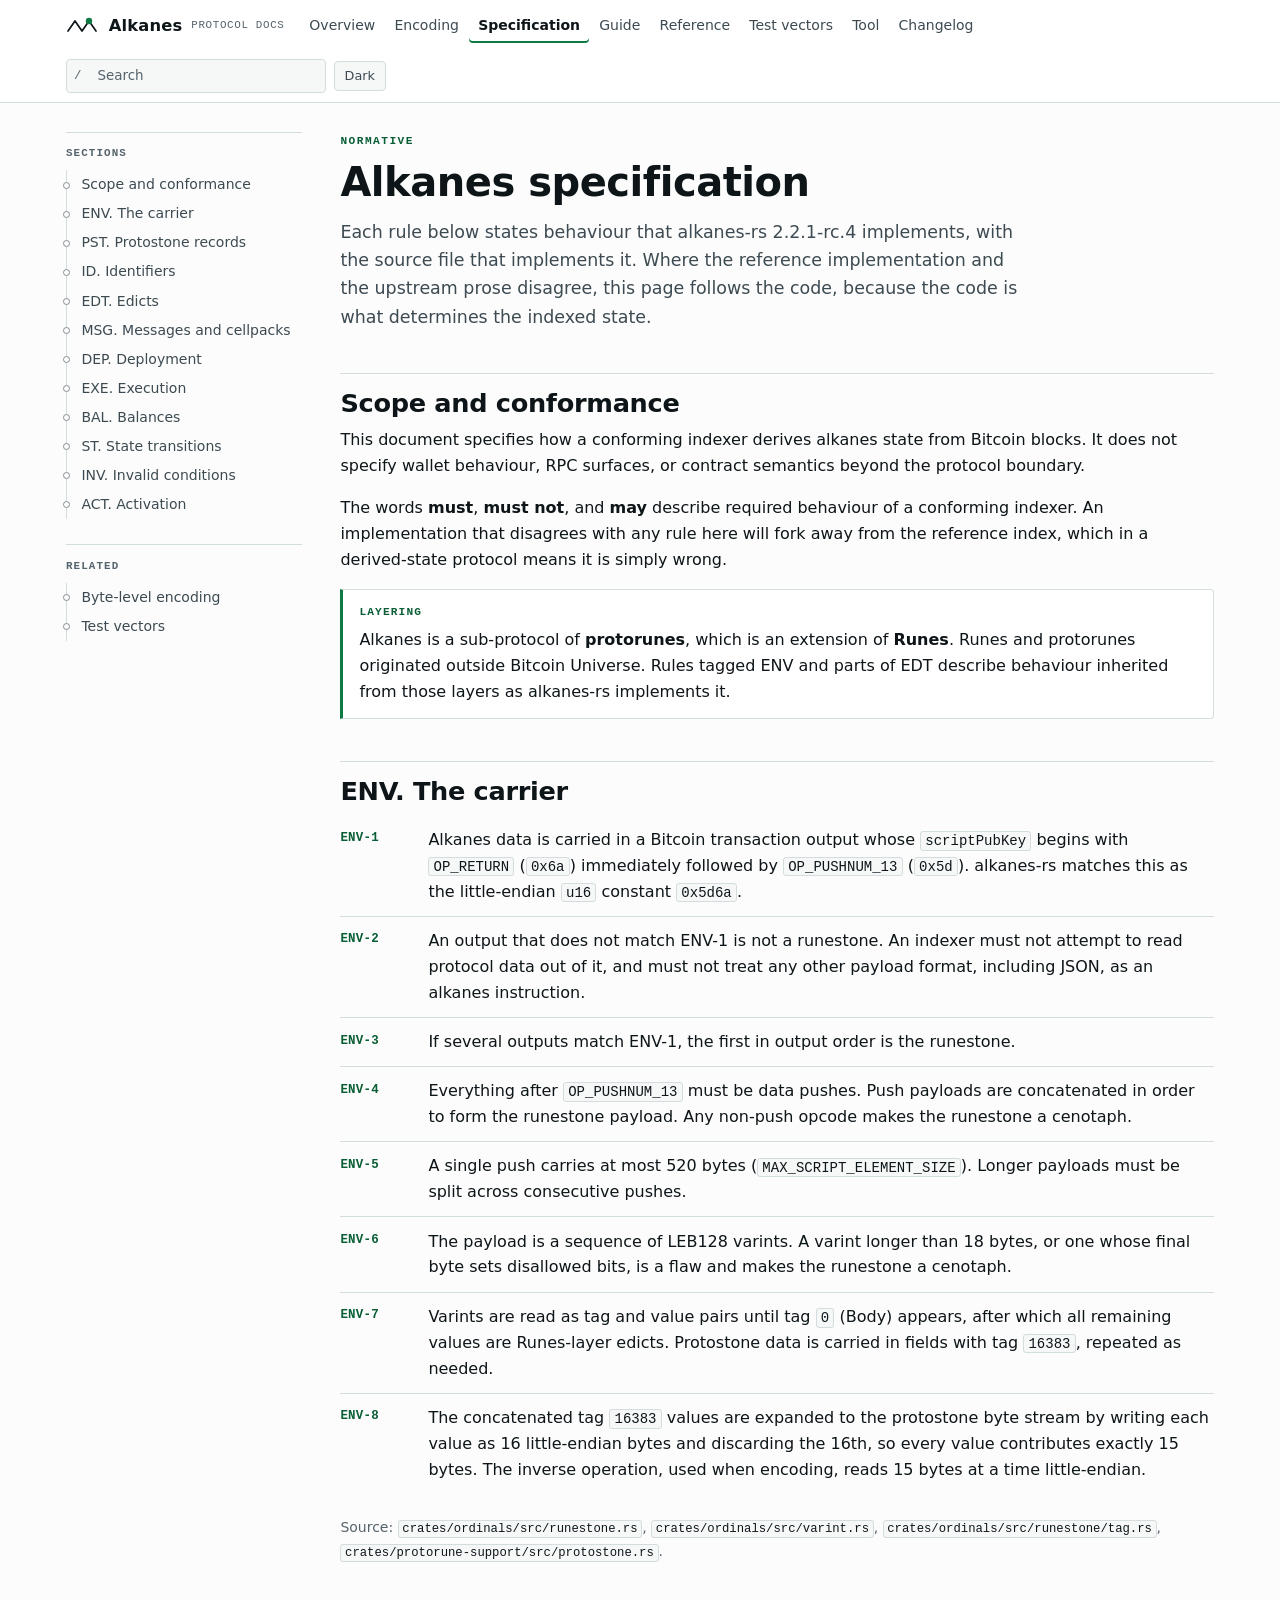
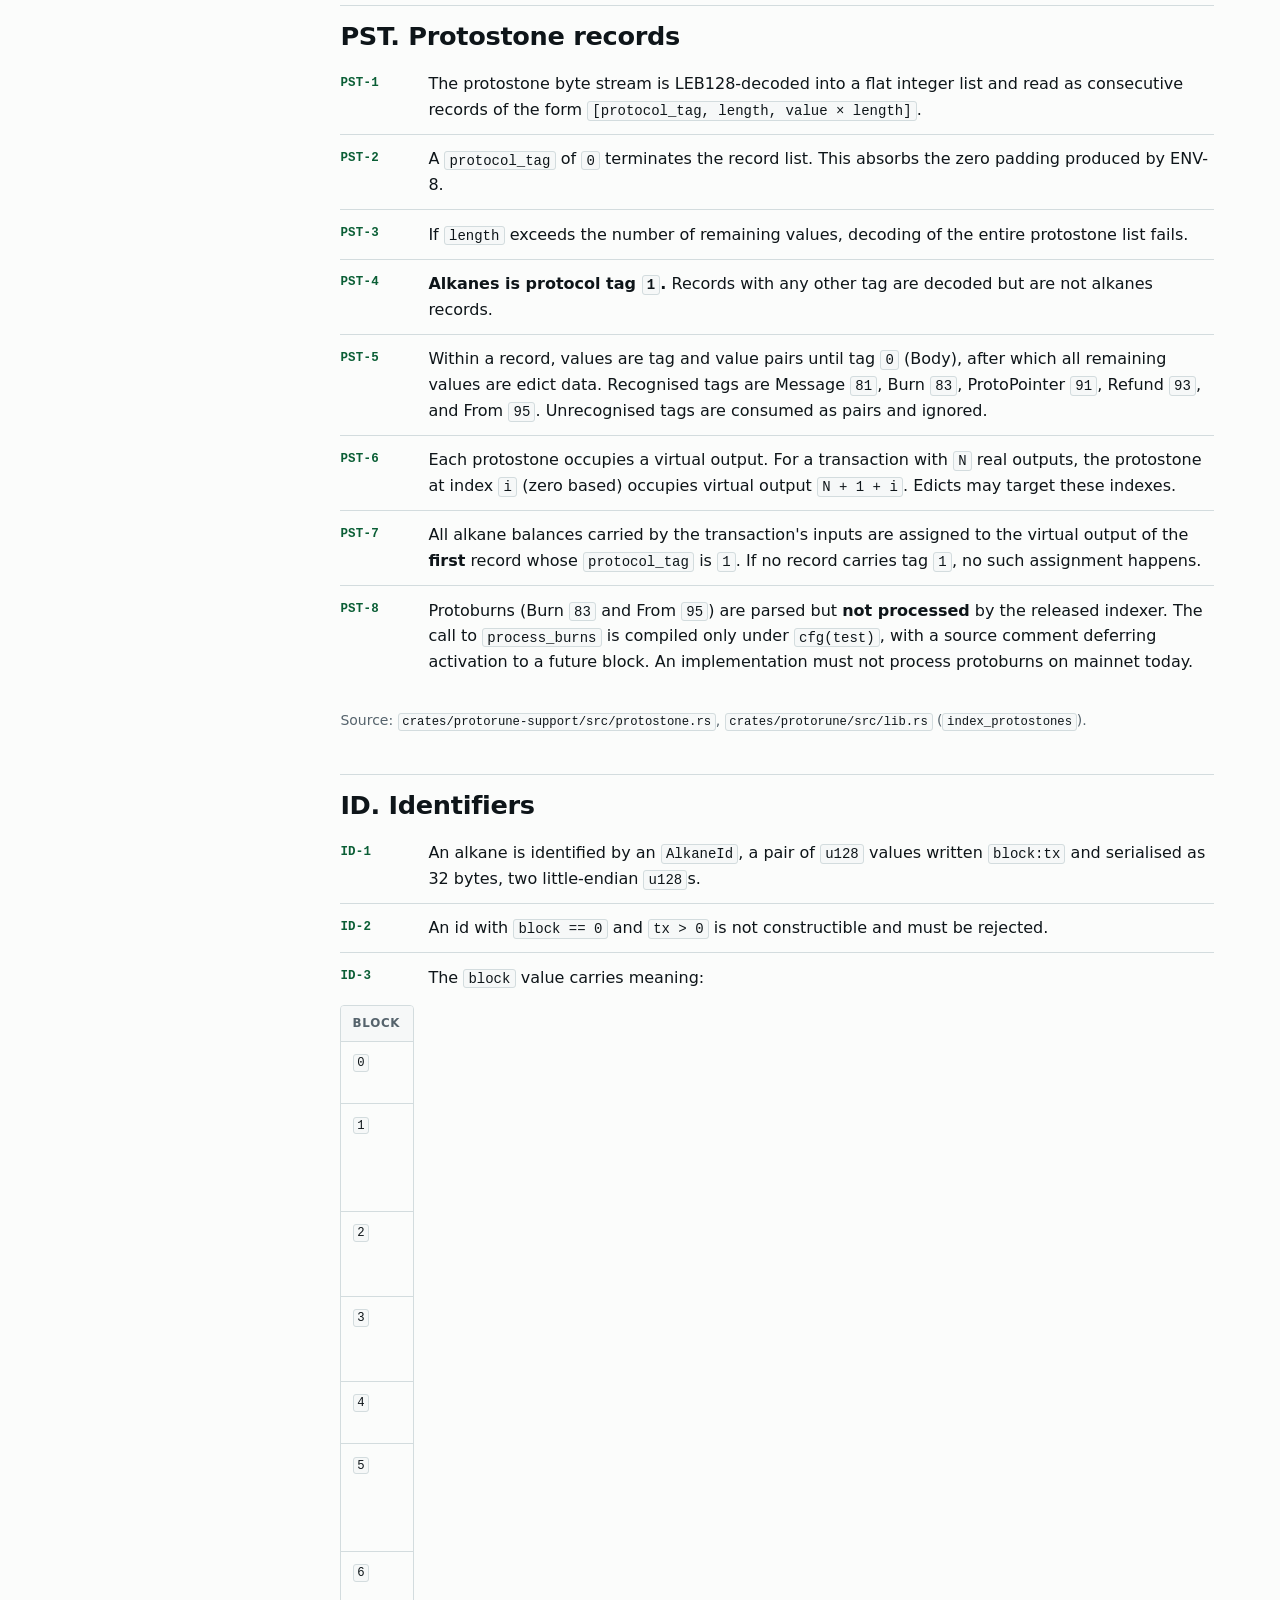
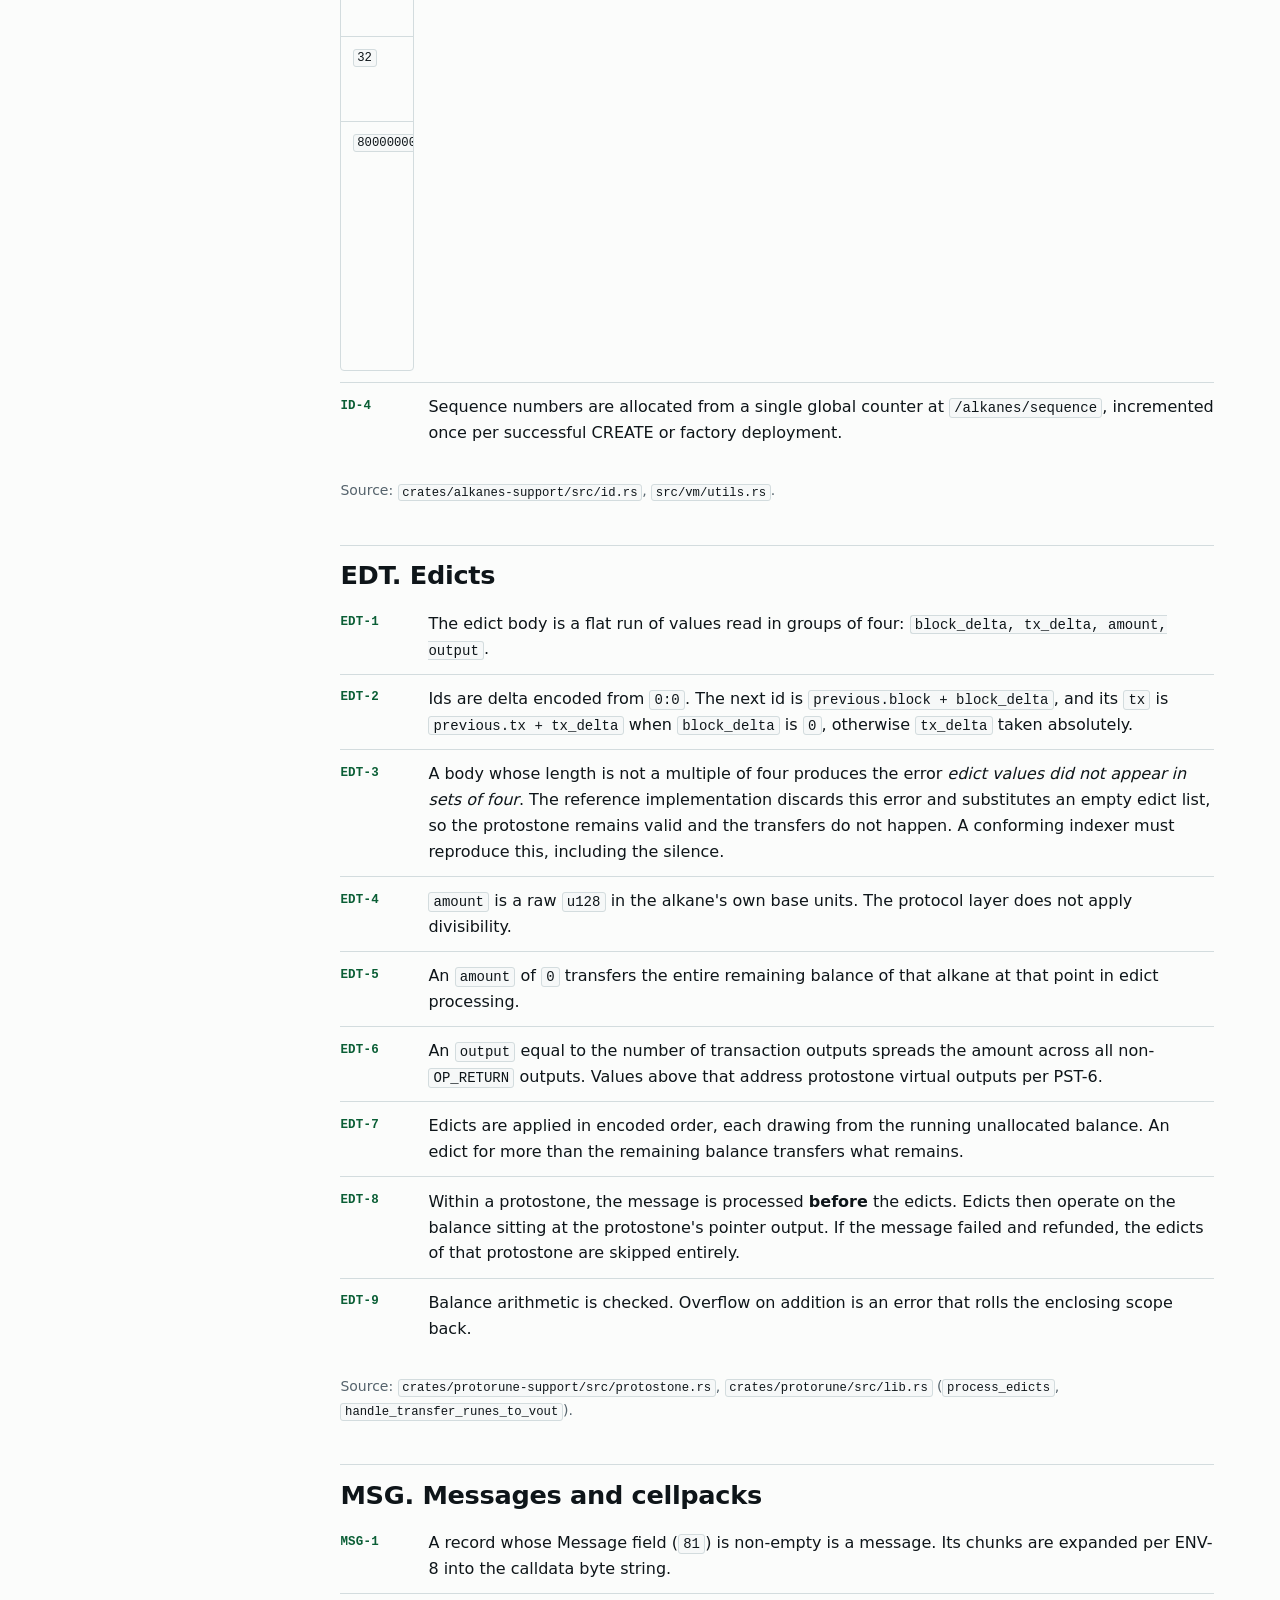
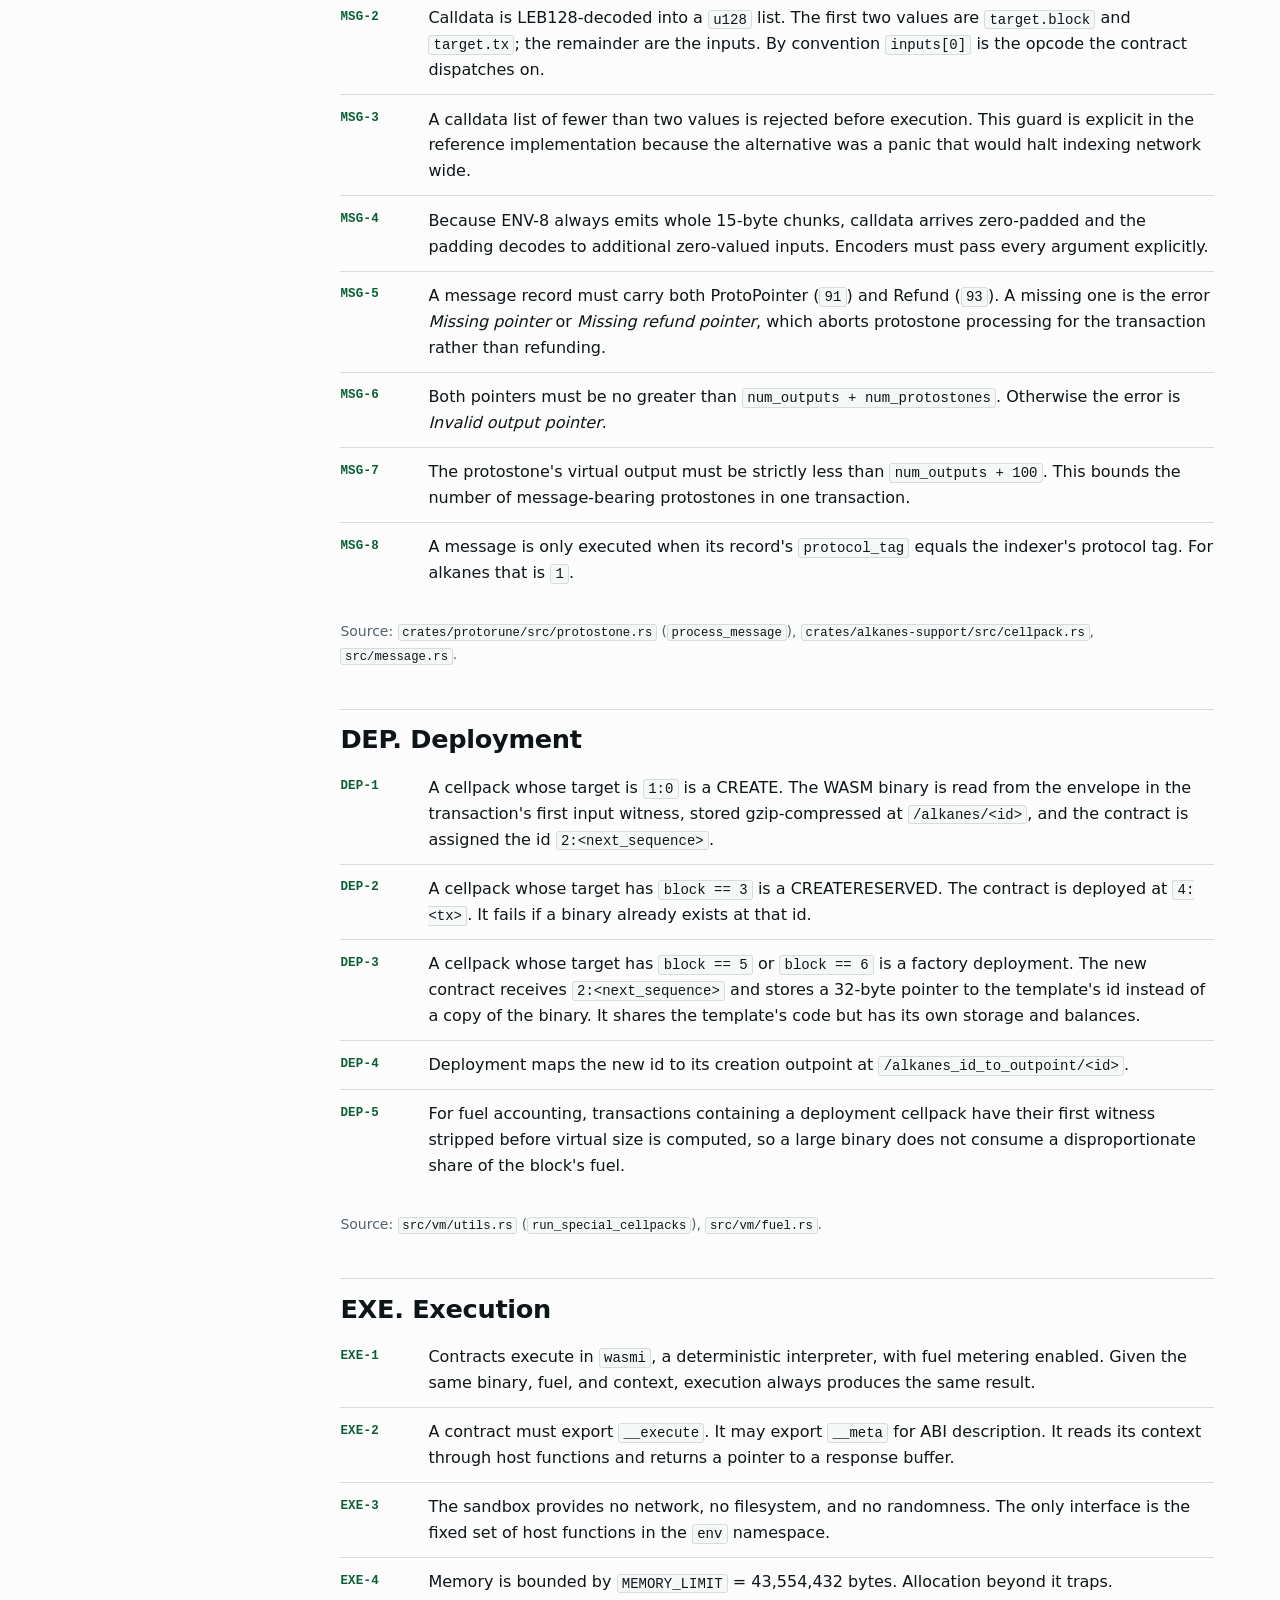
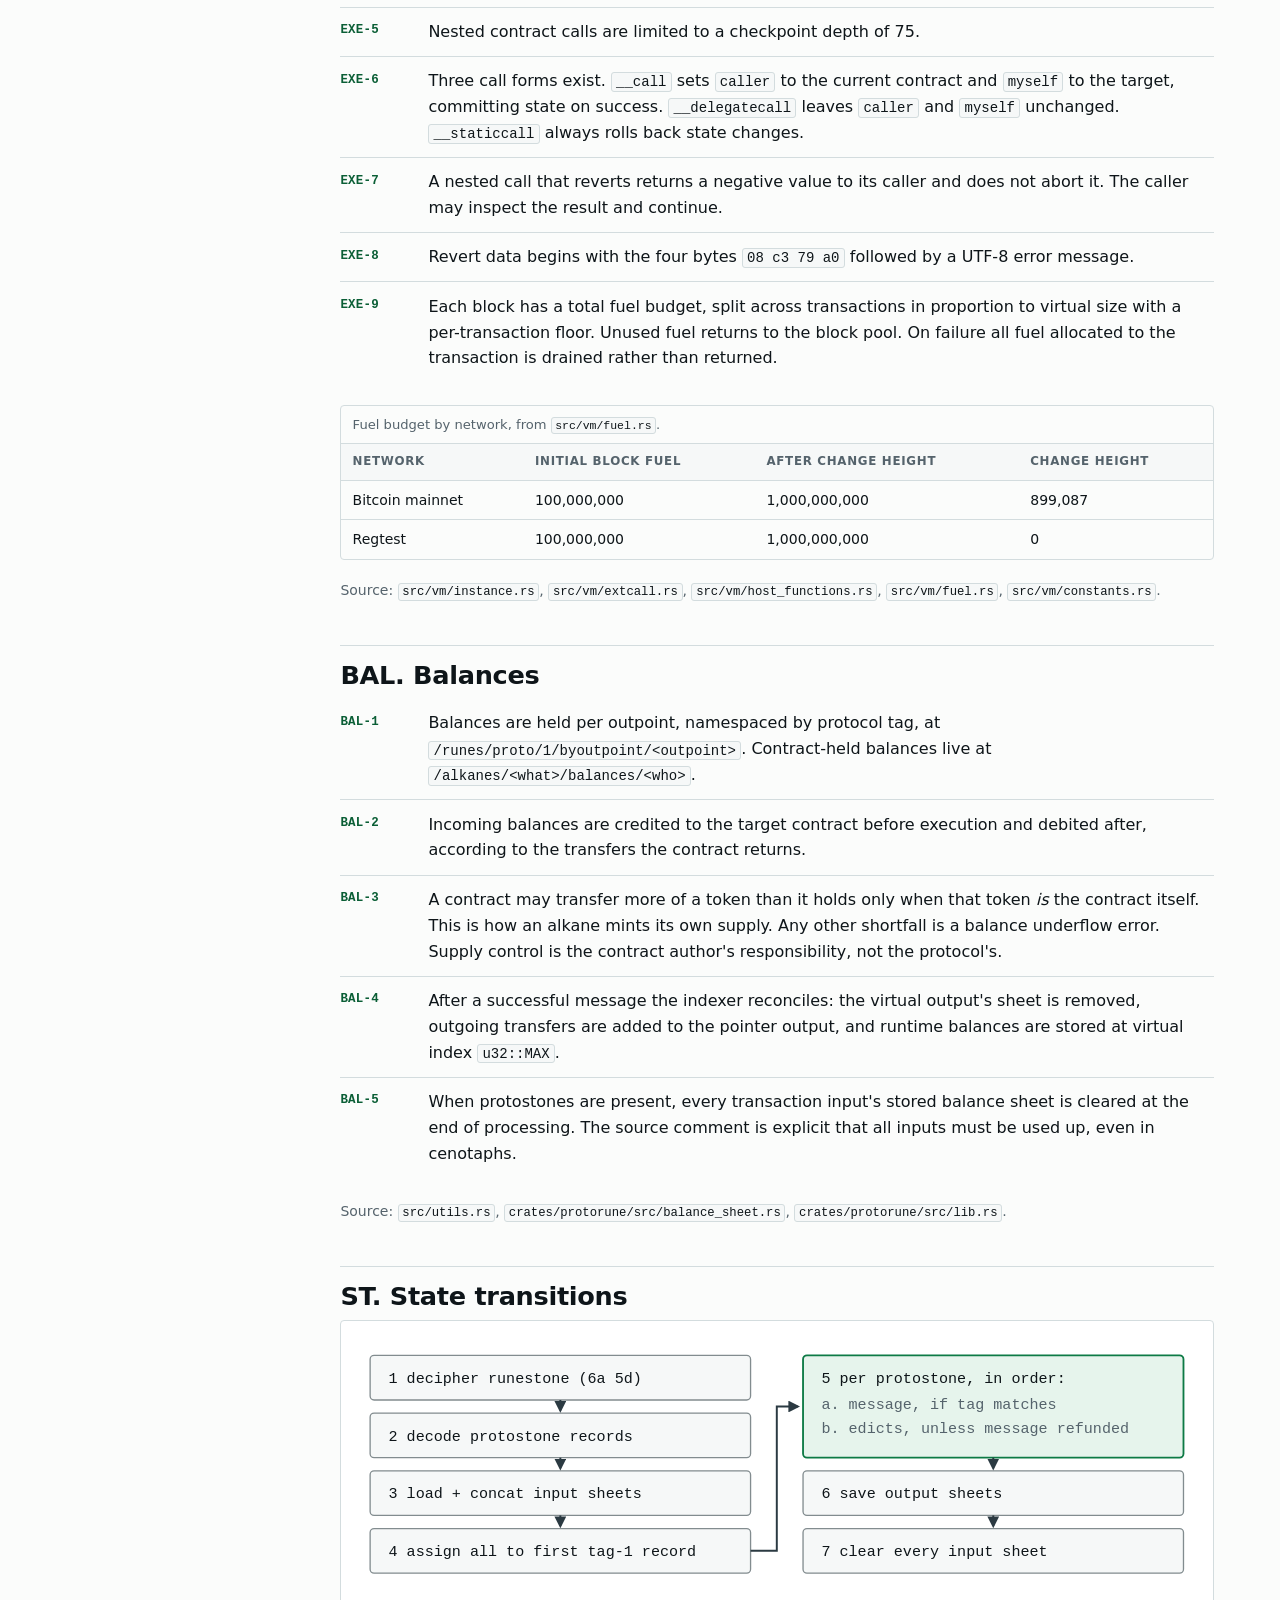
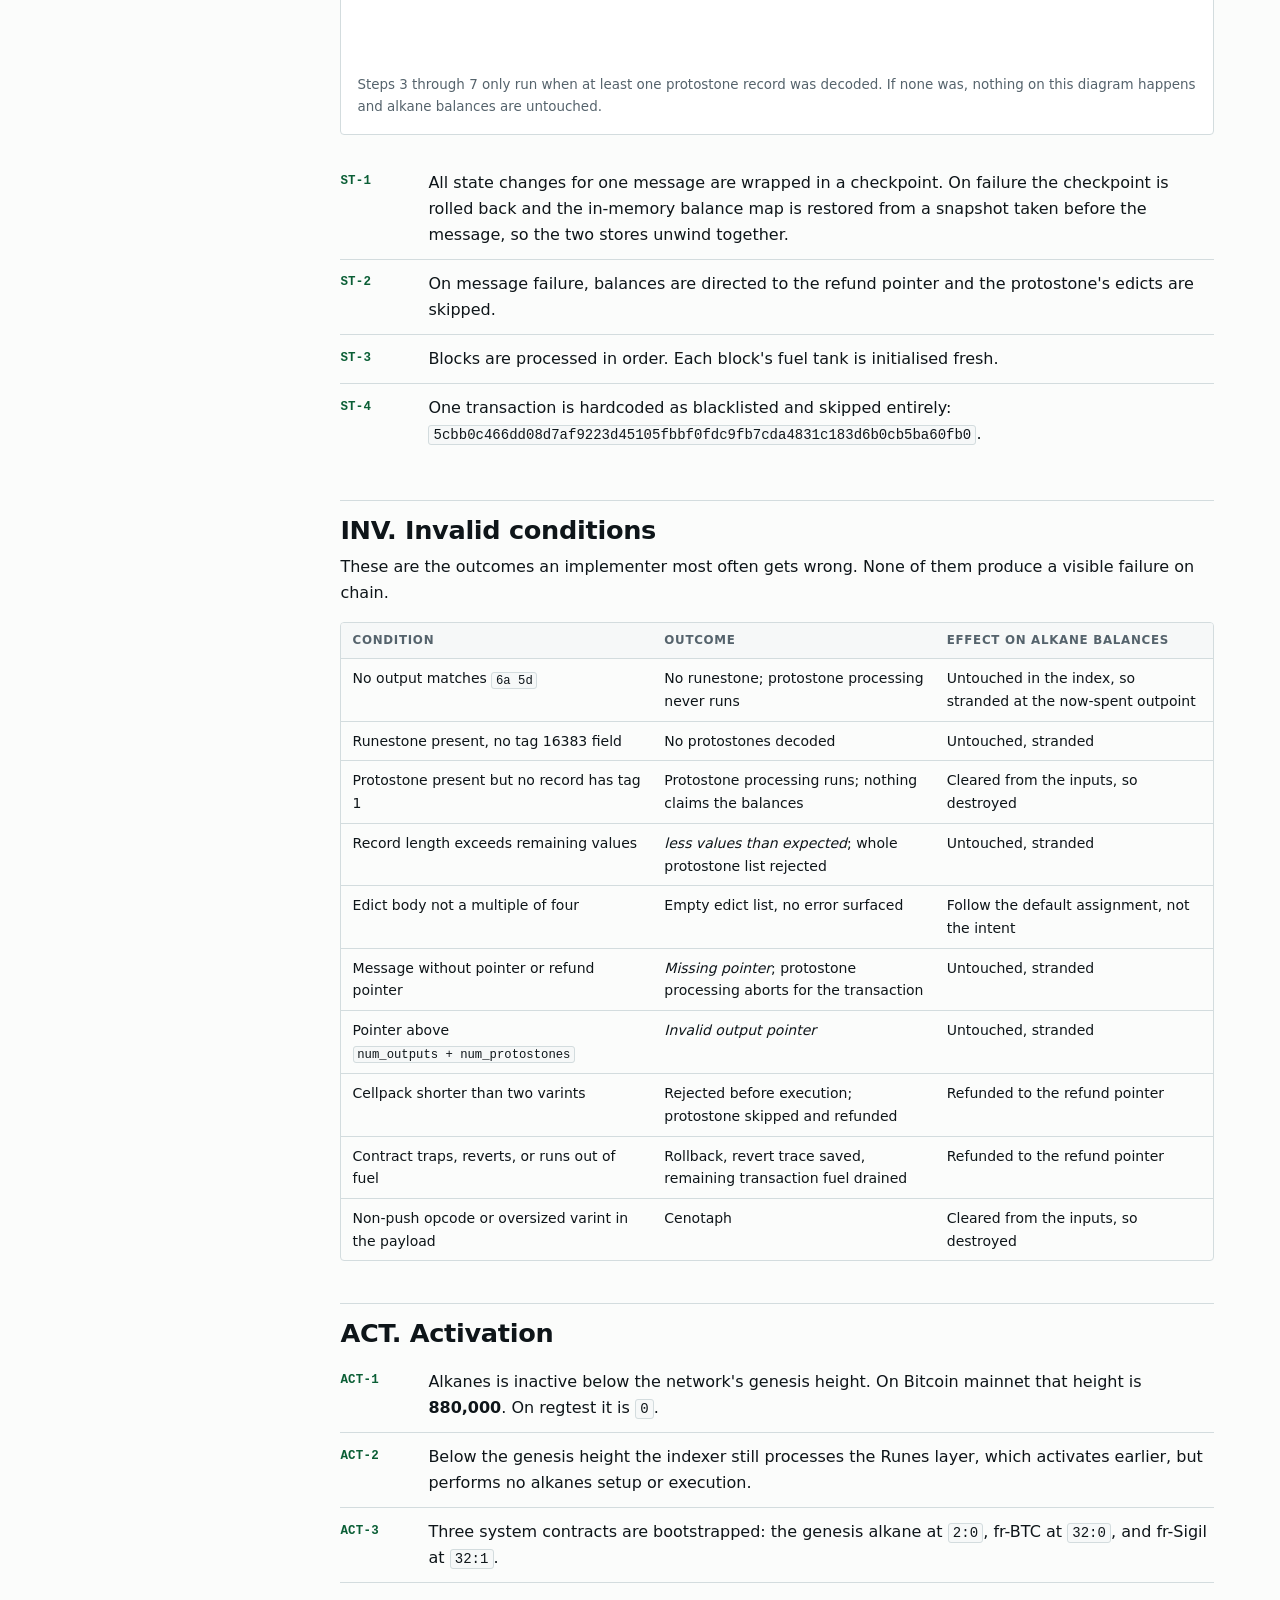
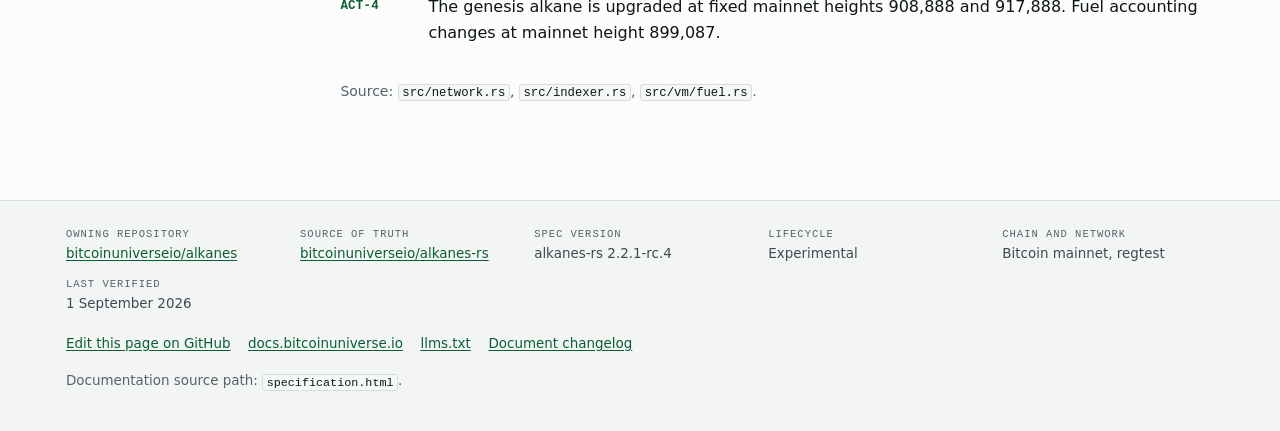
<file: specification.html>
<!doctype html>
<html lang="en">
<head>
<meta charset="utf-8">
<meta name="viewport" content="width=device-width,initial-scale=1">
<title>Specification | Alkanes</title>
<meta name="description" content="Numbered normative rules for Alkanes: envelope, protocol tag 1, protostone records, edicts, cellpacks, execution, state transitions, and invalid conditions.">
<link rel="canonical" href="https://bitcoinuniverseio.github.io/alkanes/specification.html">
<link rel="search-base" href="./">
<meta name="theme-color" content="#fbfcfb" media="(prefers-color-scheme: light)">
<meta name="theme-color" content="#04161c" media="(prefers-color-scheme: dark)">
<meta property="og:type" content="article">
<meta property="og:site_name" content="Alkanes protocol documentation">
<meta property="og:title" content="Alkanes specification">
<meta property="og:description" content="Numbered normative rules for the Alkanes metaprotocol, each traced to the alkanes-rs source that implements it.">
<meta property="og:url" content="https://bitcoinuniverseio.github.io/alkanes/specification.html">
<meta property="og:image" content="https://bitcoinuniverseio.github.io/alkanes/og.svg">
<meta name="twitter:card" content="summary_large_image">
<link rel="icon" href="favicon.svg" type="image/svg+xml">
<link rel="stylesheet" href="theme.css">
<script src="site.js" defer></script>
</head>
<body>
<a class="skip" href="#main">Skip to content</a>

<header class="masthead">
  <div class="masthead-in">
    <a class="wordmark" href="./">
      <svg width="34" height="20" viewBox="0 0 34 20" aria-hidden="true" focusable="false">
        <path d="M2 15 L9 5 L16 15 L23 5 L30 15" fill="none" stroke="currentColor" stroke-width="1.7" stroke-linecap="round" stroke-linejoin="round"/>
        <circle cx="23" cy="5" r="3.2" fill="var(--accent)"/>
      </svg>
      Alkanes <small>protocol docs</small>
    </a>
    <nav aria-label="Primary">
      <a href="./">Overview</a>
      <a href="encoding.html">Encoding</a>
      <a href="specification.html" aria-current="page">Specification</a>
      <a href="guide.html">Guide</a>
      <a href="reference.html">Reference</a>
      <a href="test-vectors.html">Test vectors</a>
      <a href="tool.html">Tool</a>
      <a href="changelog.html">Changelog</a>
    </nav>
    <div class="mast-tools">
      <div class="search-wrap" id="search-wrap" hidden>
        <span class="slash" aria-hidden="true">/</span>
        <label class="skip" for="search-input">Search this documentation</label>
        <input id="search-input" type="search" placeholder="Search" autocomplete="off" spellcheck="false" aria-controls="search-results">
        <ul id="search-results" aria-label="Search results"></ul>
      </div>
      <button class="ghost" id="theme-toggle" hidden>Dark</button>
    </div>
  </div>
</header>

<div class="page with-rail">
<aside class="rail">
  <h2>Sections</h2>
  <ol>
    <li><a href="#scope">Scope and conformance</a></li>
    <li><a href="#env">ENV. The carrier</a></li>
    <li><a href="#pst">PST. Protostone records</a></li>
    <li><a href="#id">ID. Identifiers</a></li>
    <li><a href="#edt">EDT. Edicts</a></li>
    <li><a href="#msg">MSG. Messages and cellpacks</a></li>
    <li><a href="#dep">DEP. Deployment</a></li>
    <li><a href="#exe">EXE. Execution</a></li>
    <li><a href="#bal">BAL. Balances</a></li>
    <li><a href="#st">ST. State transitions</a></li>
    <li><a href="#inv">INV. Invalid conditions</a></li>
    <li><a href="#act">ACT. Activation</a></li>
  </ol>
  <h2>Related</h2>
  <ol>
    <li><a href="encoding.html">Byte-level encoding</a></li>
    <li><a href="test-vectors.html">Test vectors</a></li>
  </ol>
</aside>

<main id="main">

<p class="eyebrow">Normative</p>
<h1>Alkanes specification</h1>
<p class="lede">Each rule below states behaviour that alkanes-rs 2.2.1-rc.4 implements, with the source file that
  implements it. Where the reference implementation and the upstream prose disagree, this page follows the code,
  because the code is what determines the indexed state.</p>

<h2 id="scope">Scope and conformance</h2>
<p>This document specifies how a conforming indexer derives alkanes state from Bitcoin blocks. It does not specify
  wallet behaviour, RPC surfaces, or contract semantics beyond the protocol boundary.</p>
<p>The words <strong>must</strong>, <strong>must not</strong>, and <strong>may</strong> describe required
  behaviour of a conforming indexer. An implementation that disagrees with any rule here will fork away from the
  reference index, which in a derived-state protocol means it is simply wrong.</p>
<div class="note">
  <span class="t">Layering</span>
  <p>Alkanes is a sub-protocol of <strong>protorunes</strong>, which is an extension of <strong>Runes</strong>.
    Runes and protorunes originated outside Bitcoin Universe. Rules tagged ENV and parts of EDT describe
    behaviour inherited from those layers as alkanes-rs implements it.</p>
</div>

<h2 id="env">ENV. The carrier</h2>
<ol class="rules">
  <li><span class="rid">ENV-1</span><div class="rbody">Alkanes data is carried in a Bitcoin transaction output
    whose <code>scriptPubKey</code> begins with <code>OP_RETURN</code> (<code>0x6a</code>) immediately followed by
    <code>OP_PUSHNUM_13</code> (<code>0x5d</code>). alkanes-rs matches this as the little-endian <code>u16</code>
    constant <code>0x5d6a</code>.</div></li>
  <li><span class="rid">ENV-2</span><div class="rbody">An output that does not match ENV-1 is not a runestone. An
    indexer must not attempt to read protocol data out of it, and must not treat any other payload format,
    including JSON, as an alkanes instruction.</div></li>
  <li><span class="rid">ENV-3</span><div class="rbody">If several outputs match ENV-1, the first in output order
    is the runestone.</div></li>
  <li><span class="rid">ENV-4</span><div class="rbody">Everything after <code>OP_PUSHNUM_13</code> must be data
    pushes. Push payloads are concatenated in order to form the runestone payload. Any non-push opcode makes the
    runestone a cenotaph.</div></li>
  <li><span class="rid">ENV-5</span><div class="rbody">A single push carries at most 520 bytes
    (<code>MAX_SCRIPT_ELEMENT_SIZE</code>). Longer payloads must be split across consecutive pushes.</div></li>
  <li><span class="rid">ENV-6</span><div class="rbody">The payload is a sequence of LEB128 varints. A varint
    longer than 18 bytes, or one whose final byte sets disallowed bits, is a flaw and makes the runestone a
    cenotaph.</div></li>
  <li><span class="rid">ENV-7</span><div class="rbody">Varints are read as tag and value pairs until tag
    <code>0</code> (Body) appears, after which all remaining values are Runes-layer edicts. Protostone data is
    carried in fields with tag <code>16383</code>, repeated as needed.</div></li>
  <li><span class="rid">ENV-8</span><div class="rbody">The concatenated tag <code>16383</code> values are expanded
    to the protostone byte stream by writing each value as 16 little-endian bytes and discarding the 16th, so
    every value contributes exactly 15 bytes. The inverse operation, used when encoding, reads 15 bytes at a time
    little-endian.</div></li>
</ol>
<p class="small muted">Source: <code>crates/ordinals/src/runestone.rs</code>,
  <code>crates/ordinals/src/varint.rs</code>, <code>crates/ordinals/src/runestone/tag.rs</code>,
  <code>crates/protorune-support/src/protostone.rs</code>.</p>

<h2 id="pst">PST. Protostone records</h2>
<ol class="rules">
  <li><span class="rid">PST-1</span><div class="rbody">The protostone byte stream is LEB128-decoded into a flat
    integer list and read as consecutive records of the form
    <code>[protocol_tag, length, value × length]</code>.</div></li>
  <li><span class="rid">PST-2</span><div class="rbody">A <code>protocol_tag</code> of <code>0</code> terminates
    the record list. This absorbs the zero padding produced by ENV-8.</div></li>
  <li><span class="rid">PST-3</span><div class="rbody">If <code>length</code> exceeds the number of remaining
    values, decoding of the entire protostone list fails.</div></li>
  <li><span class="rid">PST-4</span><div class="rbody"><strong>Alkanes is protocol tag <code>1</code>.</strong>
    Records with any other tag are decoded but are not alkanes records.</div></li>
  <li><span class="rid">PST-5</span><div class="rbody">Within a record, values are tag and value pairs until tag
    <code>0</code> (Body), after which all remaining values are edict data. Recognised tags are Message
    <code>81</code>, Burn <code>83</code>, ProtoPointer <code>91</code>, Refund <code>93</code>, and From
    <code>95</code>. Unrecognised tags are consumed as pairs and ignored.</div></li>
  <li><span class="rid">PST-6</span><div class="rbody">Each protostone occupies a virtual output. For a
    transaction with <code>N</code> real outputs, the protostone at index <code>i</code> (zero based) occupies
    virtual output <code>N + 1 + i</code>. Edicts may target these indexes.</div></li>
  <li><span class="rid">PST-7</span><div class="rbody">All alkane balances carried by the transaction's inputs are
    assigned to the virtual output of the <strong>first</strong> record whose <code>protocol_tag</code> is
    <code>1</code>. If no record carries tag <code>1</code>, no such assignment happens.</div></li>
  <li><span class="rid">PST-8</span><div class="rbody">Protoburns (Burn <code>83</code> and From <code>95</code>)
    are parsed but <strong>not processed</strong> by the released indexer. The call to
    <code>process_burns</code> is compiled only under <code>cfg(test)</code>, with a source comment deferring
    activation to a future block. An implementation must not process protoburns on mainnet today.</div></li>
</ol>
<p class="small muted">Source: <code>crates/protorune-support/src/protostone.rs</code>,
  <code>crates/protorune/src/lib.rs</code> (<code>index_protostones</code>).</p>

<h2 id="id">ID. Identifiers</h2>
<ol class="rules">
  <li><span class="rid">ID-1</span><div class="rbody">An alkane is identified by an <code>AlkaneId</code>, a pair
    of <code>u128</code> values written <code>block:tx</code> and serialised as 32 bytes, two little-endian
    <code>u128</code>s.</div></li>
  <li><span class="rid">ID-2</span><div class="rbody">An id with <code>block == 0</code> and <code>tx &gt; 0</code>
    is not constructible and must be rejected.</div></li>
  <li><span class="rid">ID-3</span><div class="rbody">The <code>block</code> value carries meaning:</div>
    <div class="rbody"><div class="tablewrap narrow"><table>
      <thead><tr><th>block</th><th>Meaning</th><th>tx</th></tr></thead>
      <tbody>
        <tr><td><code>0</code></td><td>Null, non-contract caller</td><td><code>0</code></td></tr>
        <tr><td><code>1</code></td><td>CREATE: deploy the binary in the transaction witness</td><td><code>0</code></td></tr>
        <tr><td><code>2</code></td><td>Sequentially numbered contract</td><td>sequence number</td></tr>
        <tr><td><code>3</code></td><td>CREATERESERVED: deploy to reserved id</td><td>reserved number</td></tr>
        <tr><td><code>4</code></td><td>Reserved-number contract</td><td>reserved number</td></tr>
        <tr><td><code>5</code></td><td>Factory clone of a sequence-numbered template</td><td>template sequence</td></tr>
        <tr><td><code>6</code></td><td>Factory clone of a reserved-number template</td><td>template reserved number</td></tr>
        <tr><td><code>32</code></td><td>System precompiled contract</td><td><code>0</code> fr-BTC, <code>1</code> fr-Sigil</td></tr>
        <tr><td><code>800000000</code></td><td>Virtual precompile</td><td><code>0</code> block header, <code>1</code> coinbase tx, <code>2</code> diesel mint count, <code>3</code> total miner fee</td></tr>
      </tbody></table></div></div></li>
  <li><span class="rid">ID-4</span><div class="rbody">Sequence numbers are allocated from a single global counter
    at <code>/alkanes/sequence</code>, incremented once per successful CREATE or factory deployment.</div></li>
</ol>
<p class="small muted">Source: <code>crates/alkanes-support/src/id.rs</code>, <code>src/vm/utils.rs</code>.</p>

<h2 id="edt">EDT. Edicts</h2>
<ol class="rules">
  <li><span class="rid">EDT-1</span><div class="rbody">The edict body is a flat run of values read in groups of
    four: <code>block_delta, tx_delta, amount, output</code>.</div></li>
  <li><span class="rid">EDT-2</span><div class="rbody">Ids are delta encoded from <code>0:0</code>. The next id is
    <code>previous.block + block_delta</code>, and its <code>tx</code> is
    <code>previous.tx + tx_delta</code> when <code>block_delta</code> is <code>0</code>, otherwise
    <code>tx_delta</code> taken absolutely.</div></li>
  <li><span class="rid">EDT-3</span><div class="rbody">A body whose length is not a multiple of four produces the
    error <em>edict values did not appear in sets of four</em>. The reference implementation discards this error
    and substitutes an empty edict list, so the protostone remains valid and the transfers do not happen. A
    conforming indexer must reproduce this, including the silence.</div></li>
  <li><span class="rid">EDT-4</span><div class="rbody"><code>amount</code> is a raw <code>u128</code> in the
    alkane's own base units. The protocol layer does not apply divisibility.</div></li>
  <li><span class="rid">EDT-5</span><div class="rbody">An <code>amount</code> of <code>0</code> transfers the
    entire remaining balance of that alkane at that point in edict processing.</div></li>
  <li><span class="rid">EDT-6</span><div class="rbody">An <code>output</code> equal to the number of transaction
    outputs spreads the amount across all non-<code>OP_RETURN</code> outputs. Values above that address protostone
    virtual outputs per PST-6.</div></li>
  <li><span class="rid">EDT-7</span><div class="rbody">Edicts are applied in encoded order, each drawing from the
    running unallocated balance. An edict for more than the remaining balance transfers what remains.</div></li>
  <li><span class="rid">EDT-8</span><div class="rbody">Within a protostone, the message is processed
    <strong>before</strong> the edicts. Edicts then operate on the balance sitting at the protostone's pointer
    output. If the message failed and refunded, the edicts of that protostone are skipped entirely.</div></li>
  <li><span class="rid">EDT-9</span><div class="rbody">Balance arithmetic is checked. Overflow on addition is an
    error that rolls the enclosing scope back.</div></li>
</ol>
<p class="small muted">Source: <code>crates/protorune-support/src/protostone.rs</code>,
  <code>crates/protorune/src/lib.rs</code> (<code>process_edicts</code>,
  <code>handle_transfer_runes_to_vout</code>).</p>

<h2 id="msg">MSG. Messages and cellpacks</h2>
<ol class="rules">
  <li><span class="rid">MSG-1</span><div class="rbody">A record whose Message field (<code>81</code>) is non-empty
    is a message. Its chunks are expanded per ENV-8 into the calldata byte string.</div></li>
  <li><span class="rid">MSG-2</span><div class="rbody">Calldata is LEB128-decoded into a <code>u128</code> list.
    The first two values are <code>target.block</code> and <code>target.tx</code>; the remainder are the inputs.
    By convention <code>inputs[0]</code> is the opcode the contract dispatches on.</div></li>
  <li><span class="rid">MSG-3</span><div class="rbody">A calldata list of fewer than two values is rejected before
    execution. This guard is explicit in the reference implementation because the alternative was a panic that
    would halt indexing network wide.</div></li>
  <li><span class="rid">MSG-4</span><div class="rbody">Because ENV-8 always emits whole 15-byte chunks, calldata
    arrives zero-padded and the padding decodes to additional zero-valued inputs. Encoders must pass every
    argument explicitly.</div></li>
  <li><span class="rid">MSG-5</span><div class="rbody">A message record must carry both ProtoPointer
    (<code>91</code>) and Refund (<code>93</code>). A missing one is the error <em>Missing pointer</em> or
    <em>Missing refund pointer</em>, which aborts protostone processing for the transaction rather than
    refunding.</div></li>
  <li><span class="rid">MSG-6</span><div class="rbody">Both pointers must be no greater than
    <code>num_outputs + num_protostones</code>. Otherwise the error is <em>Invalid output pointer</em>.</div></li>
  <li><span class="rid">MSG-7</span><div class="rbody">The protostone's virtual output must be strictly less than
    <code>num_outputs + 100</code>. This bounds the number of message-bearing protostones in one
    transaction.</div></li>
  <li><span class="rid">MSG-8</span><div class="rbody">A message is only executed when its record's
    <code>protocol_tag</code> equals the indexer's protocol tag. For alkanes that is <code>1</code>.</div></li>
</ol>
<p class="small muted">Source: <code>crates/protorune/src/protostone.rs</code>
  (<code>process_message</code>), <code>crates/alkanes-support/src/cellpack.rs</code>,
  <code>src/message.rs</code>.</p>

<h2 id="dep">DEP. Deployment</h2>
<ol class="rules">
  <li><span class="rid">DEP-1</span><div class="rbody">A cellpack whose target is <code>1:0</code> is a CREATE.
    The WASM binary is read from the envelope in the transaction's first input witness, stored gzip-compressed at
    <code>/alkanes/&lt;id&gt;</code>, and the contract is assigned the id <code>2:&lt;next_sequence&gt;</code>.</div></li>
  <li><span class="rid">DEP-2</span><div class="rbody">A cellpack whose target has <code>block == 3</code> is a
    CREATERESERVED. The contract is deployed at <code>4:&lt;tx&gt;</code>. It fails if a binary already exists at
    that id.</div></li>
  <li><span class="rid">DEP-3</span><div class="rbody">A cellpack whose target has <code>block == 5</code> or
    <code>block == 6</code> is a factory deployment. The new contract receives
    <code>2:&lt;next_sequence&gt;</code> and stores a 32-byte pointer to the template's id instead of a copy of
    the binary. It shares the template's code but has its own storage and balances.</div></li>
  <li><span class="rid">DEP-4</span><div class="rbody">Deployment maps the new id to its creation outpoint at
    <code>/alkanes_id_to_outpoint/&lt;id&gt;</code>.</div></li>
  <li><span class="rid">DEP-5</span><div class="rbody">For fuel accounting, transactions containing a deployment
    cellpack have their first witness stripped before virtual size is computed, so a large binary does not
    consume a disproportionate share of the block's fuel.</div></li>
</ol>
<p class="small muted">Source: <code>src/vm/utils.rs</code> (<code>run_special_cellpacks</code>),
  <code>src/vm/fuel.rs</code>.</p>

<h2 id="exe">EXE. Execution</h2>
<ol class="rules">
  <li><span class="rid">EXE-1</span><div class="rbody">Contracts execute in <code>wasmi</code>, a deterministic
    interpreter, with fuel metering enabled. Given the same binary, fuel, and context, execution always produces
    the same result.</div></li>
  <li><span class="rid">EXE-2</span><div class="rbody">A contract must export <code>__execute</code>. It may
    export <code>__meta</code> for ABI description. It reads its context through host functions and returns a
    pointer to a response buffer.</div></li>
  <li><span class="rid">EXE-3</span><div class="rbody">The sandbox provides no network, no filesystem, and no
    randomness. The only interface is the fixed set of host functions in the <code>env</code> namespace.</div></li>
  <li><span class="rid">EXE-4</span><div class="rbody">Memory is bounded by <code>MEMORY_LIMIT</code> =
    43,554,432 bytes. Allocation beyond it traps.</div></li>
  <li><span class="rid">EXE-5</span><div class="rbody">Nested contract calls are limited to a checkpoint depth of
    75.</div></li>
  <li><span class="rid">EXE-6</span><div class="rbody">Three call forms exist. <code>__call</code> sets
    <code>caller</code> to the current contract and <code>myself</code> to the target, committing state on
    success. <code>__delegatecall</code> leaves <code>caller</code> and <code>myself</code> unchanged.
    <code>__staticcall</code> always rolls back state changes.</div></li>
  <li><span class="rid">EXE-7</span><div class="rbody">A nested call that reverts returns a negative value to its
    caller and does not abort it. The caller may inspect the result and continue.</div></li>
  <li><span class="rid">EXE-8</span><div class="rbody">Revert data begins with the four bytes
    <code>08 c3 79 a0</code> followed by a UTF-8 error message.</div></li>
  <li><span class="rid">EXE-9</span><div class="rbody">Each block has a total fuel budget, split across
    transactions in proportion to virtual size with a per-transaction floor. Unused fuel returns to the block
    pool. On failure all fuel allocated to the transaction is drained rather than returned.</div></li>
</ol>
<div class="tablewrap narrow">
  <table>
    <caption>Fuel budget by network, from <code>src/vm/fuel.rs</code>.</caption>
    <thead><tr><th>Network</th><th>Initial block fuel</th><th>After change height</th><th>Change height</th></tr></thead>
    <tbody>
      <tr><td>Bitcoin mainnet</td><td>100,000,000</td><td>1,000,000,000</td><td>899,087</td></tr>
      <tr><td>Regtest</td><td>100,000,000</td><td>1,000,000,000</td><td>0</td></tr>
    </tbody>
  </table>
</div>
<p class="small muted">Source: <code>src/vm/instance.rs</code>, <code>src/vm/extcall.rs</code>,
  <code>src/vm/host_functions.rs</code>, <code>src/vm/fuel.rs</code>, <code>src/vm/constants.rs</code>.</p>

<h2 id="bal">BAL. Balances</h2>
<ol class="rules">
  <li><span class="rid">BAL-1</span><div class="rbody">Balances are held per outpoint, namespaced by protocol tag,
    at <code>/runes/proto/1/byoutpoint/&lt;outpoint&gt;</code>. Contract-held balances live at
    <code>/alkanes/&lt;what&gt;/balances/&lt;who&gt;</code>.</div></li>
  <li><span class="rid">BAL-2</span><div class="rbody">Incoming balances are credited to the target contract
    before execution and debited after, according to the transfers the contract returns.</div></li>
  <li><span class="rid">BAL-3</span><div class="rbody">A contract may transfer more of a token than it holds only
    when that token <em>is</em> the contract itself. This is how an alkane mints its own supply. Any other
    shortfall is a balance underflow error. Supply control is the contract author's responsibility, not the
    protocol's.</div></li>
  <li><span class="rid">BAL-4</span><div class="rbody">After a successful message the indexer reconciles: the
    virtual output's sheet is removed, outgoing transfers are added to the pointer output, and runtime balances
    are stored at virtual index <code>u32::MAX</code>.</div></li>
  <li><span class="rid">BAL-5</span><div class="rbody">When protostones are present, every transaction input's
    stored balance sheet is cleared at the end of processing. The source comment is explicit that all inputs must
    be used up, even in cenotaphs.</div></li>
</ol>
<p class="small muted">Source: <code>src/utils.rs</code>,
  <code>crates/protorune/src/balance_sheet.rs</code>, <code>crates/protorune/src/lib.rs</code>.</p>

<h2 id="st">ST. State transitions</h2>
<figure class="figframe">
  <svg viewBox="0 0 640 250" role="img" aria-labelledby="stT stD">
    <title id="stT">Order of operations for one transaction</title>
    <desc id="stD">Six steps in sequence: decipher the runestone, decode protostones, load and concatenate input balance sheets, assign all input balances to the first protostone with protocol tag 1, then for each protostone run the message and then the edicts, and finally save the output balance sheets and clear every input sheet.</desc>
    <g font-family="ui-monospace, Menlo, Consolas, monospace" font-size="11.5">
      <g stroke="var(--line-strong)" fill="var(--surface-2)" stroke-width="1">
        <rect x="10" y="14" width="290" height="34" rx="3"/>
        <rect x="10" y="58" width="290" height="34" rx="3"/>
        <rect x="10" y="102" width="290" height="34" rx="3"/>
        <rect x="10" y="146" width="290" height="34" rx="3"/>
      </g>
      <rect x="340" y="14" width="290" height="78" rx="3" fill="var(--accent-wash)" stroke="var(--accent)" stroke-width="1.4"/>
      <rect x="340" y="102" width="290" height="34" rx="3" fill="var(--surface-2)" stroke="var(--line-strong)" stroke-width="1"/>
      <rect x="340" y="146" width="290" height="34" rx="3" fill="var(--surface-2)" stroke="var(--line-strong)" stroke-width="1"/>
      <g fill="var(--ink)">
        <text x="24" y="35">1  decipher runestone (6a 5d)</text>
        <text x="24" y="79">2  decode protostone records</text>
        <text x="24" y="123">3  load + concat input sheets</text>
        <text x="24" y="167">4  assign all to first tag-1 record</text>
        <text x="354" y="35">5  per protostone, in order:</text>
        <text x="354" y="55" fill="var(--muted)">   a. message, if tag matches</text>
        <text x="354" y="73" fill="var(--muted)">   b. edicts, unless message refunded</text>
        <text x="354" y="123">6  save output sheets</text>
        <text x="354" y="167">7  clear every input sheet</text>
      </g>
    </g>
    <g stroke="var(--bond)" stroke-width="1.5" fill="none" marker-end="url(#arr3)">
      <path d="M155 48 L155 56"/><path d="M155 92 L155 100"/><path d="M155 136 L155 144"/>
      <path d="M300 163 L320 163 L320 53 L336 53"/>
      <path d="M485 92 L485 100"/><path d="M485 136 L485 144"/>
    </g>
    <defs>
      <marker id="arr3" viewBox="0 0 10 10" refX="8" refY="5" markerWidth="6" markerHeight="6" orient="auto-start-reverse">
        <path d="M0 0 L10 5 L0 10 z" fill="var(--bond)"/>
      </marker>
    </defs>
  </svg>
  <figcaption>Steps 3 through 7 only run when at least one protostone record was decoded. If none was, nothing on
    this diagram happens and alkane balances are untouched.</figcaption>
</figure>
<ol class="rules">
  <li><span class="rid">ST-1</span><div class="rbody">All state changes for one message are wrapped in a
    checkpoint. On failure the checkpoint is rolled back and the in-memory balance map is restored from a
    snapshot taken before the message, so the two stores unwind together.</div></li>
  <li><span class="rid">ST-2</span><div class="rbody">On message failure, balances are directed to the refund
    pointer and the protostone's edicts are skipped.</div></li>
  <li><span class="rid">ST-3</span><div class="rbody">Blocks are processed in order. Each block's fuel tank is
    initialised fresh.</div></li>
  <li><span class="rid">ST-4</span><div class="rbody">One transaction is hardcoded as blacklisted and skipped
    entirely: <code>5cbb0c466dd08d7af9223d45105fbbf0fdc9fb7cda4831c183d6b0cb5ba60fb0</code>.</div></li>
</ol>

<h2 id="inv">INV. Invalid conditions</h2>
<p>These are the outcomes an implementer most often gets wrong. None of them produce a visible failure on chain.</p>
<div class="tablewrap">
  <table>
    <thead><tr><th>Condition</th><th>Outcome</th><th>Effect on alkane balances</th></tr></thead>
    <tbody>
      <tr><td>No output matches <code>6a 5d</code></td><td>No runestone; protostone processing never runs</td><td>Untouched in the index, so stranded at the now-spent outpoint</td></tr>
      <tr><td>Runestone present, no tag 16383 field</td><td>No protostones decoded</td><td>Untouched, stranded</td></tr>
      <tr><td>Protostone present but no record has tag 1</td><td>Protostone processing runs; nothing claims the balances</td><td>Cleared from the inputs, so destroyed</td></tr>
      <tr><td>Record length exceeds remaining values</td><td><em>less values than expected</em>; whole protostone list rejected</td><td>Untouched, stranded</td></tr>
      <tr><td>Edict body not a multiple of four</td><td>Empty edict list, no error surfaced</td><td>Follow the default assignment, not the intent</td></tr>
      <tr><td>Message without pointer or refund pointer</td><td><em>Missing pointer</em>; protostone processing aborts for the transaction</td><td>Untouched, stranded</td></tr>
      <tr><td>Pointer above <code>num_outputs + num_protostones</code></td><td><em>Invalid output pointer</em></td><td>Untouched, stranded</td></tr>
      <tr><td>Cellpack shorter than two varints</td><td>Rejected before execution; protostone skipped and refunded</td><td>Refunded to the refund pointer</td></tr>
      <tr><td>Contract traps, reverts, or runs out of fuel</td><td>Rollback, revert trace saved, remaining transaction fuel drained</td><td>Refunded to the refund pointer</td></tr>
      <tr><td>Non-push opcode or oversized varint in the payload</td><td>Cenotaph</td><td>Cleared from the inputs, so destroyed</td></tr>
    </tbody>
  </table>
</div>

<h2 id="act">ACT. Activation</h2>
<ol class="rules">
  <li><span class="rid">ACT-1</span><div class="rbody">Alkanes is inactive below the network's genesis height. On
    Bitcoin mainnet that height is <strong>880,000</strong>. On regtest it is <code>0</code>.</div></li>
  <li><span class="rid">ACT-2</span><div class="rbody">Below the genesis height the indexer still processes the
    Runes layer, which activates earlier, but performs no alkanes setup or execution.</div></li>
  <li><span class="rid">ACT-3</span><div class="rbody">Three system contracts are bootstrapped: the genesis
    alkane at <code>2:0</code>, fr-BTC at <code>32:0</code>, and fr-Sigil at <code>32:1</code>.</div></li>
  <li><span class="rid">ACT-4</span><div class="rbody">The genesis alkane is upgraded at fixed mainnet heights
    908,888 and 917,888. Fuel accounting changes at mainnet height 899,087.</div></li>
</ol>
<p class="small muted">Source: <code>src/network.rs</code>, <code>src/indexer.rs</code>,
  <code>src/vm/fuel.rs</code>.</p>

</main>
</div>

<footer class="sitefoot">
  <div class="page">
    <dl>
      <div><dt>Owning repository</dt><dd><a href="https://github.com/bitcoinuniverseio/alkanes">bitcoinuniverseio/alkanes</a></dd></div>
      <div><dt>Source of truth</dt><dd><a href="https://github.com/bitcoinuniverseio/alkanes-rs">bitcoinuniverseio/alkanes-rs</a></dd></div>
      <div><dt>Spec version</dt><dd>alkanes-rs 2.2.1-rc.4</dd></div>
      <div><dt>Lifecycle</dt><dd>Experimental</dd></div>
      <div><dt>Chain and network</dt><dd>Bitcoin mainnet, regtest</dd></div>
      <div><dt>Last verified</dt><dd><time datetime="2026-09-01">1 September 2026</time></dd></div>
    </dl>
    <p class="footlinks">
      <a href="https://github.com/bitcoinuniverseio/alkanes/edit/main/specification.html">Edit this page on GitHub</a>
      <a href="https://docs.bitcoinuniverse.io">docs.bitcoinuniverse.io</a>
      <a href="llms.txt">llms.txt</a>
      <a href="changelog.html">Document changelog</a>
    </p>
    <p>Documentation source path: <code>specification.html</code>.</p>
  </div>
</footer>
</body>
</html>
</file>
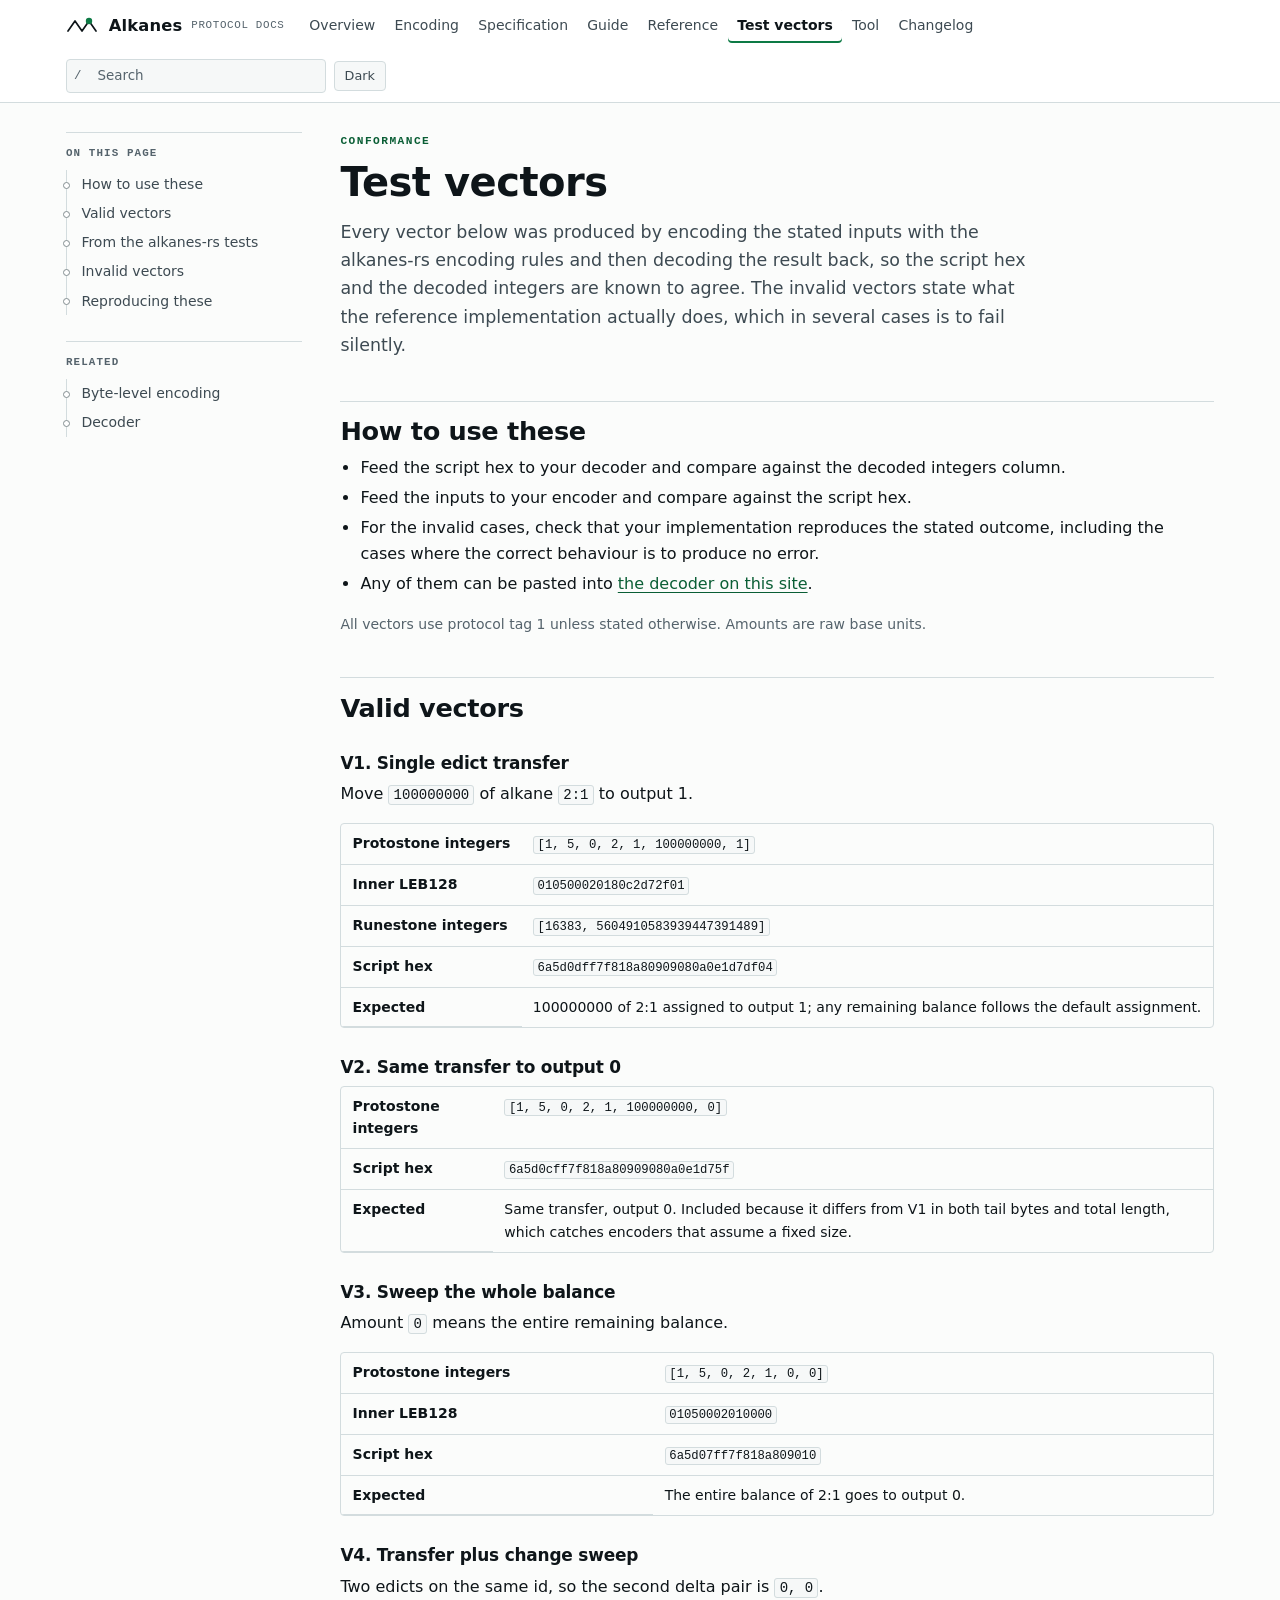
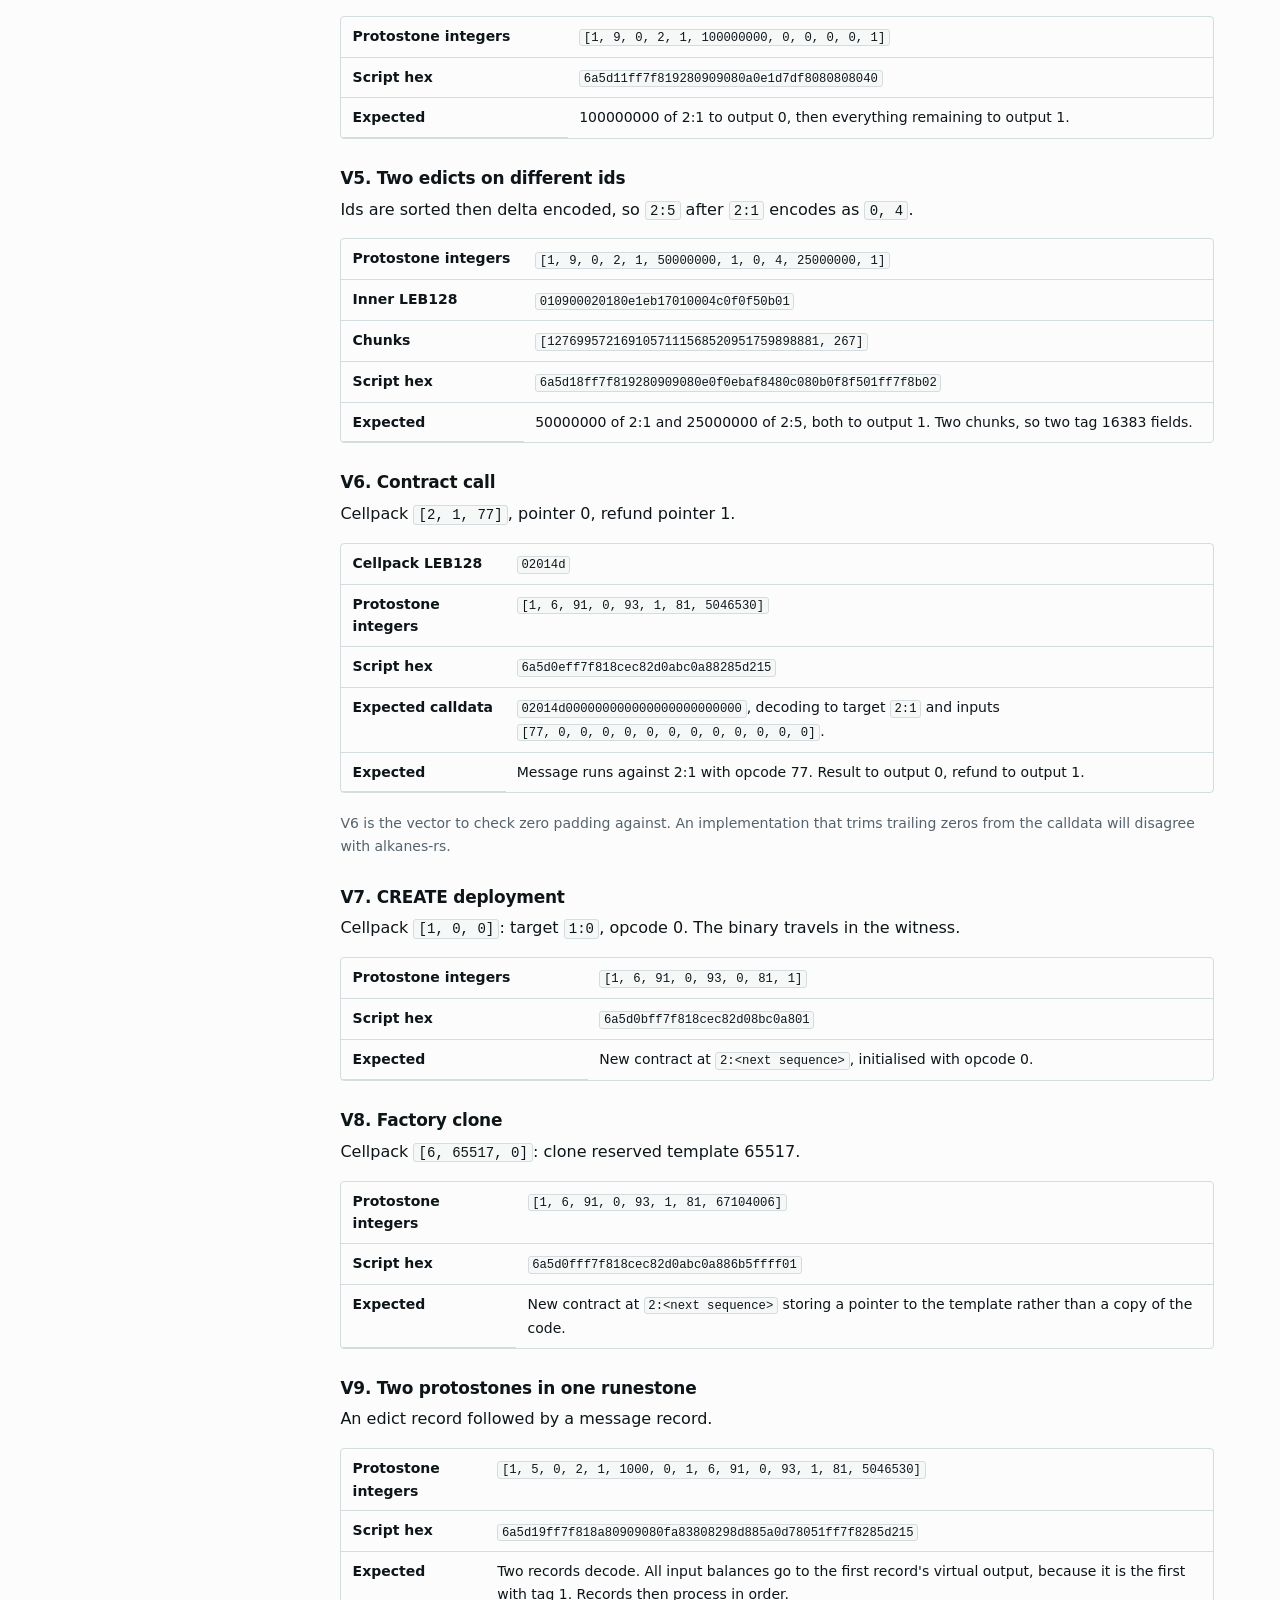
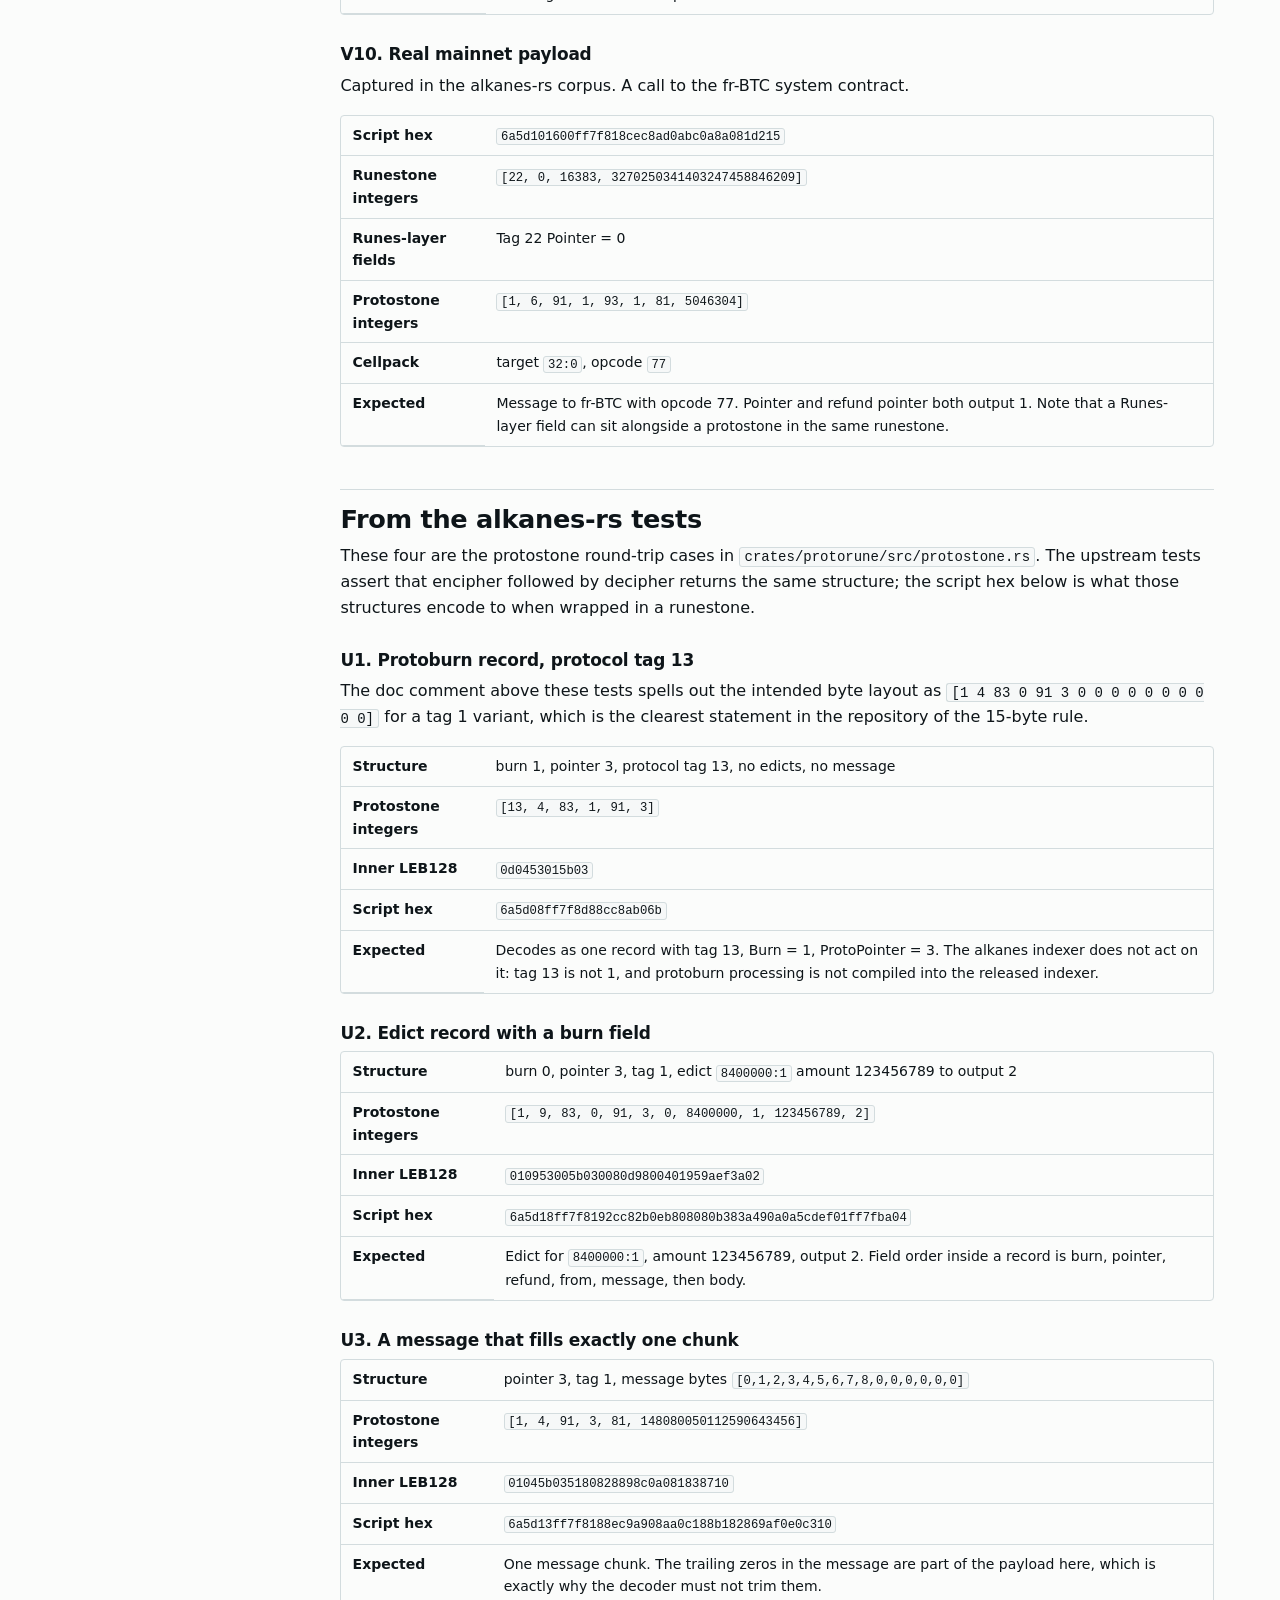
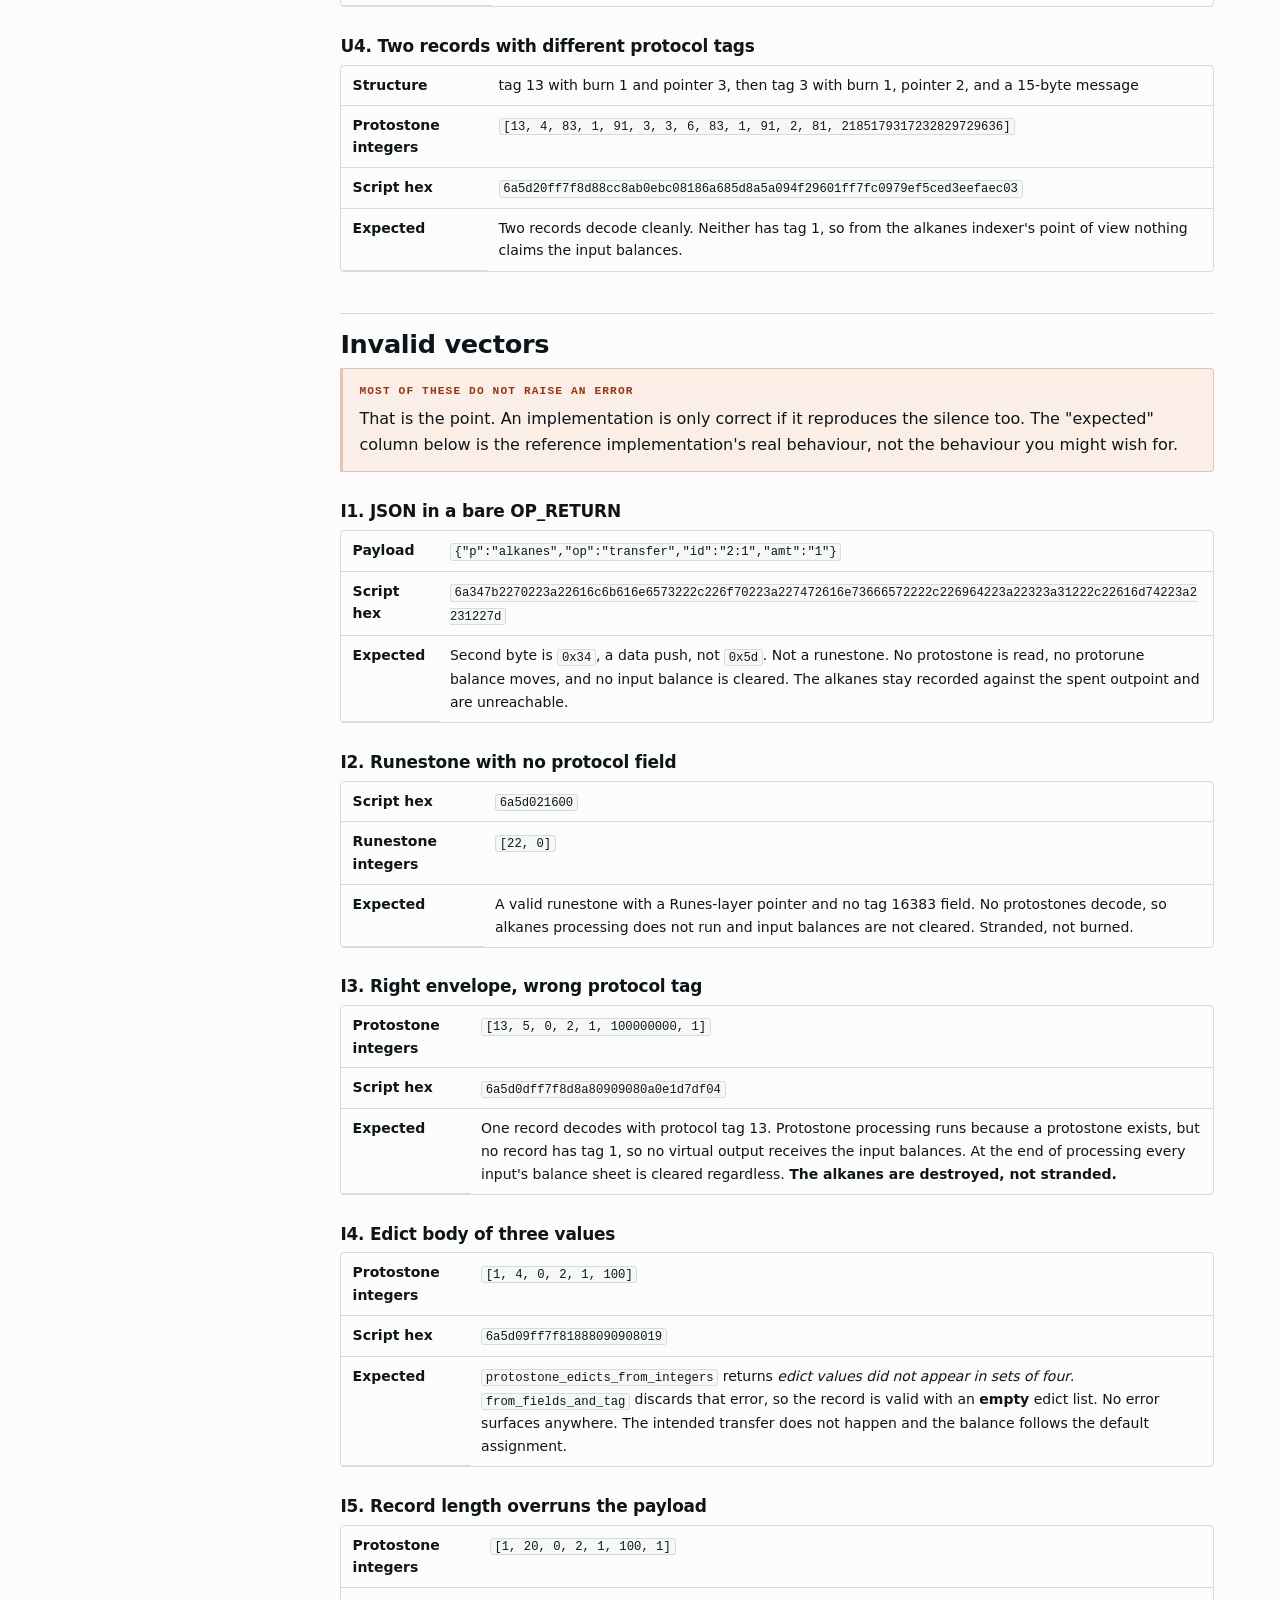
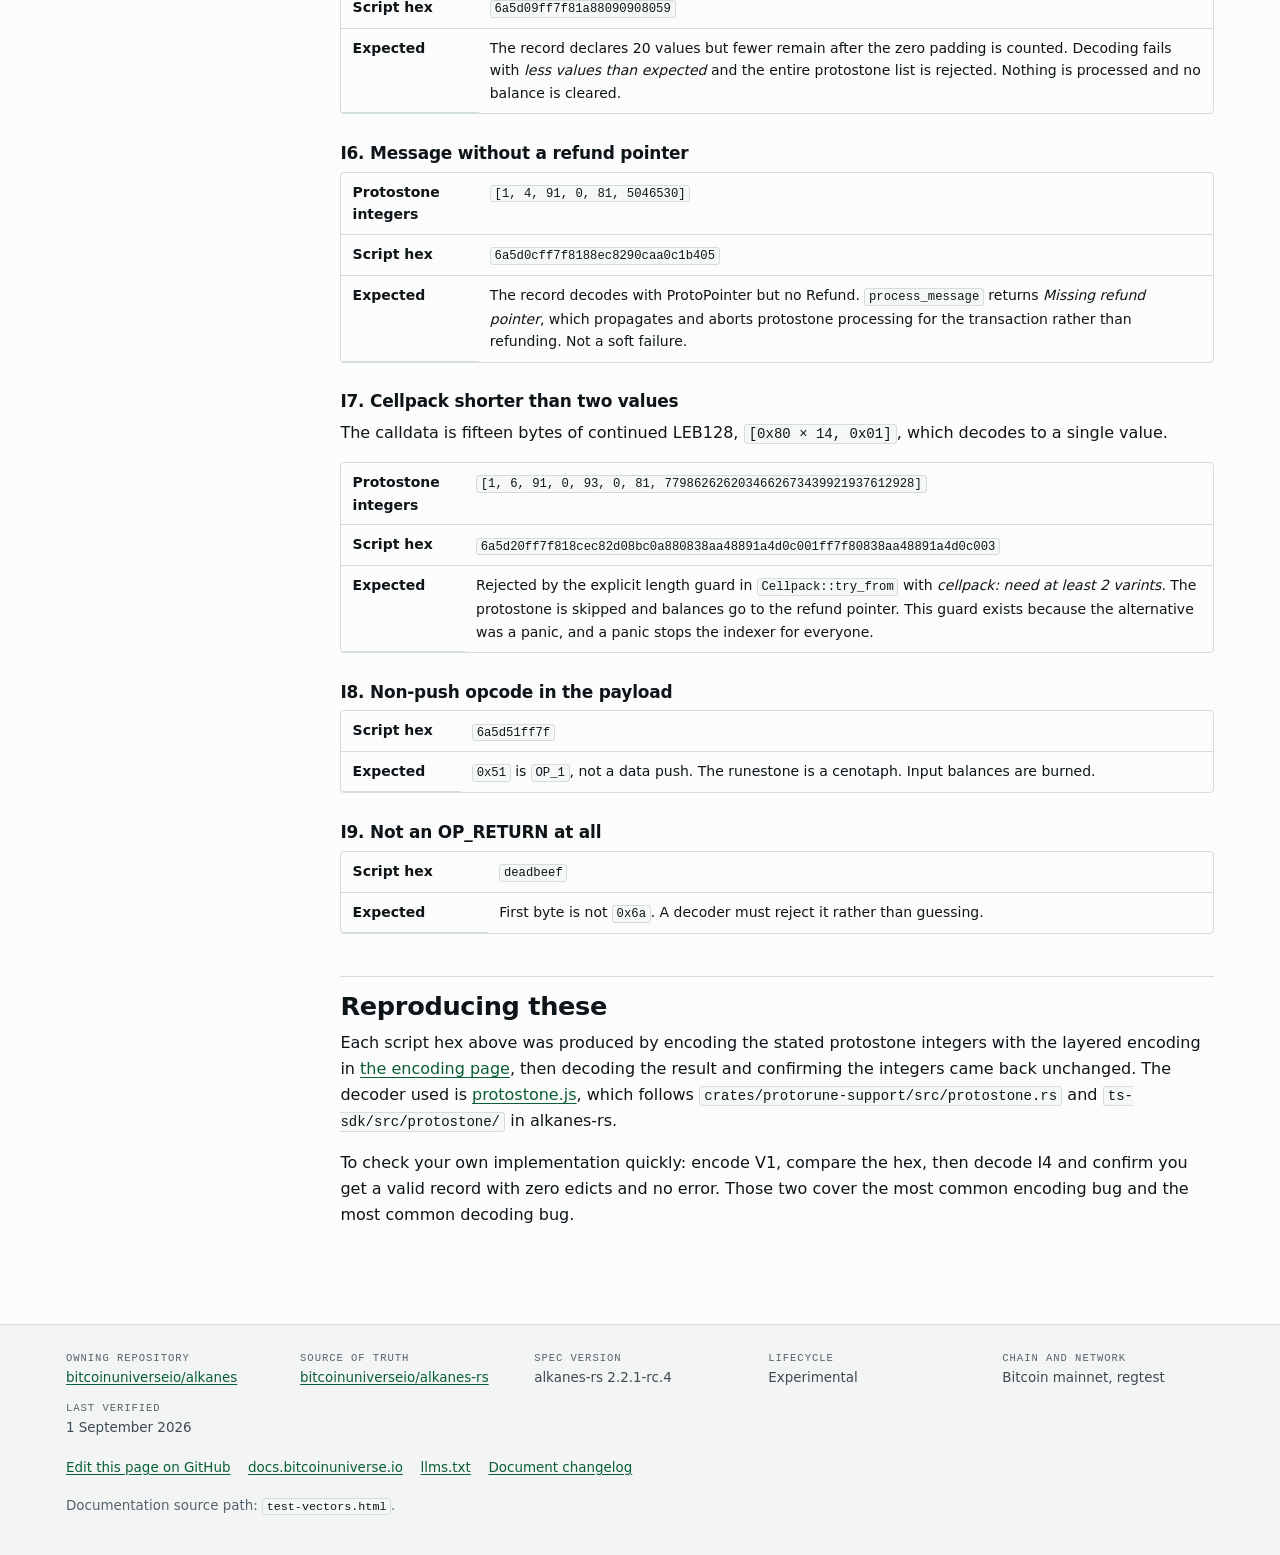
<file: test-vectors.html>
<!doctype html>
<html lang="en">
<head>
<meta charset="utf-8">
<meta name="viewport" content="width=device-width,initial-scale=1">
<title>Test vectors | Alkanes</title>
<meta name="description" content="Valid and invalid Alkanes protostone test vectors with script hex, decoded integers, and expected indexer outcomes, derived from alkanes-rs and round-tripped.">
<link rel="canonical" href="https://bitcoinuniverseio.github.io/alkanes/test-vectors.html">
<link rel="search-base" href="./">
<meta name="theme-color" content="#fbfcfb" media="(prefers-color-scheme: light)">
<meta name="theme-color" content="#04161c" media="(prefers-color-scheme: dark)">
<meta property="og:type" content="article">
<meta property="og:site_name" content="Alkanes protocol documentation">
<meta property="og:title" content="Alkanes test vectors">
<meta property="og:description" content="Valid and invalid protostone vectors with expected outcomes, derived from alkanes-rs.">
<meta property="og:url" content="https://bitcoinuniverseio.github.io/alkanes/test-vectors.html">
<meta property="og:image" content="https://bitcoinuniverseio.github.io/alkanes/og.svg">
<meta name="twitter:card" content="summary_large_image">
<link rel="icon" href="favicon.svg" type="image/svg+xml">
<link rel="stylesheet" href="theme.css">
<script src="site.js" defer></script>
</head>
<body>
<a class="skip" href="#main">Skip to content</a>

<header class="masthead">
  <div class="masthead-in">
    <a class="wordmark" href="./">
      <svg width="34" height="20" viewBox="0 0 34 20" aria-hidden="true" focusable="false">
        <path d="M2 15 L9 5 L16 15 L23 5 L30 15" fill="none" stroke="currentColor" stroke-width="1.7" stroke-linecap="round" stroke-linejoin="round"/>
        <circle cx="23" cy="5" r="3.2" fill="var(--accent)"/>
      </svg>
      Alkanes <small>protocol docs</small>
    </a>
    <nav aria-label="Primary">
      <a href="./">Overview</a>
      <a href="encoding.html">Encoding</a>
      <a href="specification.html">Specification</a>
      <a href="guide.html">Guide</a>
      <a href="reference.html">Reference</a>
      <a href="test-vectors.html" aria-current="page">Test vectors</a>
      <a href="tool.html">Tool</a>
      <a href="changelog.html">Changelog</a>
    </nav>
    <div class="mast-tools">
      <div class="search-wrap" id="search-wrap" hidden>
        <span class="slash" aria-hidden="true">/</span>
        <label class="skip" for="search-input">Search this documentation</label>
        <input id="search-input" type="search" placeholder="Search" autocomplete="off" spellcheck="false" aria-controls="search-results">
        <ul id="search-results" aria-label="Search results"></ul>
      </div>
      <button class="ghost" id="theme-toggle" hidden>Dark</button>
    </div>
  </div>
</header>

<div class="page with-rail">
<aside class="rail">
  <h2>On this page</h2>
  <ol>
    <li><a href="#how">How to use these</a></li>
    <li><a href="#valid">Valid vectors</a></li>
    <li><a href="#upstream">From the alkanes-rs tests</a></li>
    <li><a href="#invalid">Invalid vectors</a></li>
    <li><a href="#reproduce">Reproducing these</a></li>
  </ol>
  <h2>Related</h2>
  <ol>
    <li><a href="encoding.html">Byte-level encoding</a></li>
    <li><a href="tool.html">Decoder</a></li>
  </ol>
</aside>

<main id="main">

<p class="eyebrow">Conformance</p>
<h1>Test vectors</h1>
<p class="lede">Every vector below was produced by encoding the stated inputs with the alkanes-rs encoding rules
  and then decoding the result back, so the script hex and the decoded integers are known to agree. The invalid
  vectors state what the reference implementation actually does, which in several cases is to fail silently.</p>

<h2 id="how">How to use these</h2>
<ul>
  <li>Feed the script hex to your decoder and compare against the decoded integers column.</li>
  <li>Feed the inputs to your encoder and compare against the script hex.</li>
  <li>For the invalid cases, check that your implementation reproduces the stated outcome, including the cases
    where the correct behaviour is to produce no error.</li>
  <li>Any of them can be pasted into <a href="tool.html">the decoder on this site</a>.</li>
</ul>
<p class="small muted">All vectors use protocol tag 1 unless stated otherwise. Amounts are raw base units.</p>

<h2 id="valid">Valid vectors</h2>

<h3 id="v1">V1. Single edict transfer</h3>
<p>Move <code>100000000</code> of alkane <code>2:1</code> to output 1.</p>
<div class="tablewrap">
  <table>
    <tbody>
      <tr><th>Protostone integers</th><td><code>[1, 5, 0, 2, 1, 100000000, 1]</code></td></tr>
      <tr><th>Inner LEB128</th><td><code>010500020180c2d72f01</code></td></tr>
      <tr><th>Runestone integers</th><td><code>[16383, 5604910583939447391489]</code></td></tr>
      <tr><th>Script hex</th><td><code class="hexblock">6a5d0dff7f818a80909080a0e1d7df04</code></td></tr>
      <tr><th>Expected</th><td>100000000 of 2:1 assigned to output 1; any remaining balance follows the default assignment.</td></tr>
    </tbody>
  </table>
</div>

<h3 id="v2">V2. Same transfer to output 0</h3>
<div class="tablewrap">
  <table>
    <tbody>
      <tr><th>Protostone integers</th><td><code>[1, 5, 0, 2, 1, 100000000, 0]</code></td></tr>
      <tr><th>Script hex</th><td><code class="hexblock">6a5d0cff7f818a80909080a0e1d75f</code></td></tr>
      <tr><th>Expected</th><td>Same transfer, output 0. Included because it differs from V1 in both tail bytes and total length, which catches encoders that assume a fixed size.</td></tr>
    </tbody>
  </table>
</div>

<h3 id="v3">V3. Sweep the whole balance</h3>
<p>Amount <code>0</code> means the entire remaining balance.</p>
<div class="tablewrap">
  <table>
    <tbody>
      <tr><th>Protostone integers</th><td><code>[1, 5, 0, 2, 1, 0, 0]</code></td></tr>
      <tr><th>Inner LEB128</th><td><code>01050002010000</code></td></tr>
      <tr><th>Script hex</th><td><code class="hexblock">6a5d07ff7f818a809010</code></td></tr>
      <tr><th>Expected</th><td>The entire balance of 2:1 goes to output 0.</td></tr>
    </tbody>
  </table>
</div>

<h3 id="v4">V4. Transfer plus change sweep</h3>
<p>Two edicts on the same id, so the second delta pair is <code>0, 0</code>.</p>
<div class="tablewrap">
  <table>
    <tbody>
      <tr><th>Protostone integers</th><td><code>[1, 9, 0, 2, 1, 100000000, 0, 0, 0, 0, 1]</code></td></tr>
      <tr><th>Script hex</th><td><code class="hexblock">6a5d11ff7f819280909080a0e1d7df8080808040</code></td></tr>
      <tr><th>Expected</th><td>100000000 of 2:1 to output 0, then everything remaining to output 1.</td></tr>
    </tbody>
  </table>
</div>

<h3 id="v5">V5. Two edicts on different ids</h3>
<p>Ids are sorted then delta encoded, so <code>2:5</code> after <code>2:1</code> encodes as <code>0, 4</code>.</p>
<div class="tablewrap">
  <table>
    <tbody>
      <tr><th>Protostone integers</th><td><code>[1, 9, 0, 2, 1, 50000000, 1, 0, 4, 25000000, 1]</code></td></tr>
      <tr><th>Inner LEB128</th><td><code>010900020180e1eb17010004c0f0f50b01</code></td></tr>
      <tr><th>Chunks</th><td><code>[1276995721691057111568520951759898881, 267]</code></td></tr>
      <tr><th>Script hex</th><td><code class="hexblock">6a5d18ff7f819280909080e0f0ebaf8480c080b0f8f501ff7f8b02</code></td></tr>
      <tr><th>Expected</th><td>50000000 of 2:1 and 25000000 of 2:5, both to output 1. Two chunks, so two tag 16383 fields.</td></tr>
    </tbody>
  </table>
</div>

<h3 id="v6">V6. Contract call</h3>
<p>Cellpack <code>[2, 1, 77]</code>, pointer 0, refund pointer 1.</p>
<div class="tablewrap">
  <table>
    <tbody>
      <tr><th>Cellpack LEB128</th><td><code>02014d</code></td></tr>
      <tr><th>Protostone integers</th><td><code>[1, 6, 91, 0, 93, 1, 81, 5046530]</code></td></tr>
      <tr><th>Script hex</th><td><code class="hexblock">6a5d0eff7f818cec82d0abc0a88285d215</code></td></tr>
      <tr><th>Expected calldata</th><td><code>02014d000000000000000000000000</code>, decoding to target <code>2:1</code> and inputs <code>[77, 0, 0, 0, 0, 0, 0, 0, 0, 0, 0, 0, 0]</code>.</td></tr>
      <tr><th>Expected</th><td>Message runs against 2:1 with opcode 77. Result to output 0, refund to output 1.</td></tr>
    </tbody>
  </table>
</div>
<p class="small muted">V6 is the vector to check zero padding against. An implementation that trims trailing zeros
  from the calldata will disagree with alkanes-rs.</p>

<h3 id="v7">V7. CREATE deployment</h3>
<p>Cellpack <code>[1, 0, 0]</code>: target <code>1:0</code>, opcode 0. The binary travels in the witness.</p>
<div class="tablewrap">
  <table>
    <tbody>
      <tr><th>Protostone integers</th><td><code>[1, 6, 91, 0, 93, 0, 81, 1]</code></td></tr>
      <tr><th>Script hex</th><td><code class="hexblock">6a5d0bff7f818cec82d08bc0a801</code></td></tr>
      <tr><th>Expected</th><td>New contract at <code>2:&lt;next sequence&gt;</code>, initialised with opcode 0.</td></tr>
    </tbody>
  </table>
</div>

<h3 id="v8">V8. Factory clone</h3>
<p>Cellpack <code>[6, 65517, 0]</code>: clone reserved template 65517.</p>
<div class="tablewrap">
  <table>
    <tbody>
      <tr><th>Protostone integers</th><td><code>[1, 6, 91, 0, 93, 1, 81, 67104006]</code></td></tr>
      <tr><th>Script hex</th><td><code class="hexblock">6a5d0fff7f818cec82d0abc0a886b5ffff01</code></td></tr>
      <tr><th>Expected</th><td>New contract at <code>2:&lt;next sequence&gt;</code> storing a pointer to the template rather than a copy of the code.</td></tr>
    </tbody>
  </table>
</div>

<h3 id="v9">V9. Two protostones in one runestone</h3>
<p>An edict record followed by a message record.</p>
<div class="tablewrap">
  <table>
    <tbody>
      <tr><th>Protostone integers</th><td><code>[1, 5, 0, 2, 1, 1000, 0, 1, 6, 91, 0, 93, 1, 81, 5046530]</code></td></tr>
      <tr><th>Script hex</th><td><code class="hexblock">6a5d19ff7f818a80909080fa83808298d885a0d78051ff7f8285d215</code></td></tr>
      <tr><th>Expected</th><td>Two records decode. All input balances go to the first record's virtual output, because it is the first with tag 1. Records then process in order.</td></tr>
    </tbody>
  </table>
</div>

<h3 id="v10">V10. Real mainnet payload</h3>
<p>Captured in the alkanes-rs corpus. A call to the fr-BTC system contract.</p>
<div class="tablewrap">
  <table>
    <tbody>
      <tr><th>Script hex</th><td><code class="hexblock">6a5d101600ff7f818cec8ad0abc0a8a081d215</code></td></tr>
      <tr><th>Runestone integers</th><td><code>[22, 0, 16383, 3270250341403247458846209]</code></td></tr>
      <tr><th>Runes-layer fields</th><td>Tag 22 Pointer = 0</td></tr>
      <tr><th>Protostone integers</th><td><code>[1, 6, 91, 1, 93, 1, 81, 5046304]</code></td></tr>
      <tr><th>Cellpack</th><td>target <code>32:0</code>, opcode <code>77</code></td></tr>
      <tr><th>Expected</th><td>Message to fr-BTC with opcode 77. Pointer and refund pointer both output 1. Note that a Runes-layer field can sit alongside a protostone in the same runestone.</td></tr>
    </tbody>
  </table>
</div>

<h2 id="upstream">From the alkanes-rs tests</h2>
<p>These four are the protostone round-trip cases in
  <code>crates/protorune/src/protostone.rs</code>. The upstream tests assert that encipher followed by decipher
  returns the same structure; the script hex below is what those structures encode to when wrapped in a
  runestone.</p>

<h3 id="u1">U1. Protoburn record, protocol tag 13</h3>
<p>The doc comment above these tests spells out the intended byte layout as
  <code>[1 4 83 0 91 3 0 0 0 0 0 0 0 0 0 0]</code> for a tag 1 variant, which is the clearest statement in the
  repository of the 15-byte rule.</p>
<div class="tablewrap">
  <table>
    <tbody>
      <tr><th>Structure</th><td>burn 1, pointer 3, protocol tag 13, no edicts, no message</td></tr>
      <tr><th>Protostone integers</th><td><code>[13, 4, 83, 1, 91, 3]</code></td></tr>
      <tr><th>Inner LEB128</th><td><code>0d0453015b03</code></td></tr>
      <tr><th>Script hex</th><td><code class="hexblock">6a5d08ff7f8d88cc8ab06b</code></td></tr>
      <tr><th>Expected</th><td>Decodes as one record with tag 13, Burn = 1, ProtoPointer = 3. The alkanes indexer does not act on it: tag 13 is not 1, and protoburn processing is not compiled into the released indexer.</td></tr>
    </tbody>
  </table>
</div>

<h3 id="u2">U2. Edict record with a burn field</h3>
<div class="tablewrap">
  <table>
    <tbody>
      <tr><th>Structure</th><td>burn 0, pointer 3, tag 1, edict <code>8400000:1</code> amount 123456789 to output 2</td></tr>
      <tr><th>Protostone integers</th><td><code>[1, 9, 83, 0, 91, 3, 0, 8400000, 1, 123456789, 2]</code></td></tr>
      <tr><th>Inner LEB128</th><td><code>010953005b030080d9800401959aef3a02</code></td></tr>
      <tr><th>Script hex</th><td><code class="hexblock">6a5d18ff7f8192cc82b0eb808080b383a490a0a5cdef01ff7fba04</code></td></tr>
      <tr><th>Expected</th><td>Edict for <code>8400000:1</code>, amount 123456789, output 2. Field order inside a record is burn, pointer, refund, from, message, then body.</td></tr>
    </tbody>
  </table>
</div>

<h3 id="u3">U3. A message that fills exactly one chunk</h3>
<div class="tablewrap">
  <table>
    <tbody>
      <tr><th>Structure</th><td>pointer 3, tag 1, message bytes <code>[0,1,2,3,4,5,6,7,8,0,0,0,0,0,0]</code></td></tr>
      <tr><th>Protostone integers</th><td><code>[1, 4, 91, 3, 81, 148080050112590643456]</code></td></tr>
      <tr><th>Inner LEB128</th><td><code>01045b035180828898c0a081838710</code></td></tr>
      <tr><th>Script hex</th><td><code class="hexblock">6a5d13ff7f8188ec9a908aa0c188b182869af0e0c310</code></td></tr>
      <tr><th>Expected</th><td>One message chunk. The trailing zeros in the message are part of the payload here, which is exactly why the decoder must not trim them.</td></tr>
    </tbody>
  </table>
</div>

<h3 id="u4">U4. Two records with different protocol tags</h3>
<div class="tablewrap">
  <table>
    <tbody>
      <tr><th>Structure</th><td>tag 13 with burn 1 and pointer 3, then tag 3 with burn 1, pointer 2, and a 15-byte message</td></tr>
      <tr><th>Protostone integers</th><td><code>[13, 4, 83, 1, 91, 3, 3, 6, 83, 1, 91, 2, 81, 2185179317232829729636]</code></td></tr>
      <tr><th>Script hex</th><td><code class="hexblock">6a5d20ff7f8d88cc8ab0ebc08186a685d8a5a094f29601ff7fc0979ef5ced3eefaec03</code></td></tr>
      <tr><th>Expected</th><td>Two records decode cleanly. Neither has tag 1, so from the alkanes indexer's point of view nothing claims the input balances.</td></tr>
    </tbody>
  </table>
</div>

<h2 id="invalid">Invalid vectors</h2>
<div class="danger">
  <span class="t">Most of these do not raise an error</span>
  <p>That is the point. An implementation is only correct if it reproduces the silence too. The "expected"
    column below is the reference implementation's real behaviour, not the behaviour you might wish for.</p>
</div>

<h3 id="i1">I1. JSON in a bare OP_RETURN</h3>
<div class="tablewrap">
  <table>
    <tbody>
      <tr><th>Payload</th><td><code>{"p":"alkanes","op":"transfer","id":"2:1","amt":"1"}</code></td></tr>
      <tr><th>Script hex</th><td><code class="hexblock">6a347b2270223a22616c6b616e6573222c226f70223a227472616e73666572222c226964223a22323a31222c22616d74223a2231227d</code></td></tr>
      <tr><th>Expected</th><td>Second byte is <code>0x34</code>, a data push, not <code>0x5d</code>. Not a runestone. No protostone is read, no protorune balance moves, and no input balance is cleared. The alkanes stay recorded against the spent outpoint and are unreachable.</td></tr>
    </tbody>
  </table>
</div>

<h3 id="i2">I2. Runestone with no protocol field</h3>
<div class="tablewrap">
  <table>
    <tbody>
      <tr><th>Script hex</th><td><code class="hexblock">6a5d021600</code></td></tr>
      <tr><th>Runestone integers</th><td><code>[22, 0]</code></td></tr>
      <tr><th>Expected</th><td>A valid runestone with a Runes-layer pointer and no tag 16383 field. No protostones decode, so alkanes processing does not run and input balances are not cleared. Stranded, not burned.</td></tr>
    </tbody>
  </table>
</div>

<h3 id="i3">I3. Right envelope, wrong protocol tag</h3>
<div class="tablewrap">
  <table>
    <tbody>
      <tr><th>Protostone integers</th><td><code>[13, 5, 0, 2, 1, 100000000, 1]</code></td></tr>
      <tr><th>Script hex</th><td><code class="hexblock">6a5d0dff7f8d8a80909080a0e1d7df04</code></td></tr>
      <tr><th>Expected</th><td>One record decodes with protocol tag 13. Protostone processing runs because a protostone exists, but no record has tag 1, so no virtual output receives the input balances. At the end of processing every input's balance sheet is cleared regardless. <strong>The alkanes are destroyed, not stranded.</strong></td></tr>
    </tbody>
  </table>
</div>

<h3 id="i4">I4. Edict body of three values</h3>
<div class="tablewrap">
  <table>
    <tbody>
      <tr><th>Protostone integers</th><td><code>[1, 4, 0, 2, 1, 100]</code></td></tr>
      <tr><th>Script hex</th><td><code class="hexblock">6a5d09ff7f81888090908019</code></td></tr>
      <tr><th>Expected</th><td><code>protostone_edicts_from_integers</code> returns <em>edict values did not appear in sets of four</em>. <code>from_fields_and_tag</code> discards that error, so the record is valid with an <strong>empty</strong> edict list. No error surfaces anywhere. The intended transfer does not happen and the balance follows the default assignment.</td></tr>
    </tbody>
  </table>
</div>

<h3 id="i5">I5. Record length overruns the payload</h3>
<div class="tablewrap">
  <table>
    <tbody>
      <tr><th>Protostone integers</th><td><code>[1, 20, 0, 2, 1, 100, 1]</code></td></tr>
      <tr><th>Script hex</th><td><code class="hexblock">6a5d09ff7f81a88090908059</code></td></tr>
      <tr><th>Expected</th><td>The record declares 20 values but fewer remain after the zero padding is counted. Decoding fails with <em>less values than expected</em> and the entire protostone list is rejected. Nothing is processed and no balance is cleared.</td></tr>
    </tbody>
  </table>
</div>

<h3 id="i6">I6. Message without a refund pointer</h3>
<div class="tablewrap">
  <table>
    <tbody>
      <tr><th>Protostone integers</th><td><code>[1, 4, 91, 0, 81, 5046530]</code></td></tr>
      <tr><th>Script hex</th><td><code class="hexblock">6a5d0cff7f8188ec8290caa0c1b405</code></td></tr>
      <tr><th>Expected</th><td>The record decodes with ProtoPointer but no Refund. <code>process_message</code> returns <em>Missing refund pointer</em>, which propagates and aborts protostone processing for the transaction rather than refunding. Not a soft failure.</td></tr>
    </tbody>
  </table>
</div>

<h3 id="i7">I7. Cellpack shorter than two values</h3>
<p>The calldata is fifteen bytes of continued LEB128, <code>[0x80 &times; 14, 0x01]</code>, which decodes to a
  single value.</p>
<div class="tablewrap">
  <table>
    <tbody>
      <tr><th>Protostone integers</th><td><code>[1, 6, 91, 0, 93, 0, 81, 7798626262034662673439921937612928]</code></td></tr>
      <tr><th>Script hex</th><td><code class="hexblock">6a5d20ff7f818cec82d08bc0a880838aa48891a4d0c001ff7f80838aa48891a4d0c003</code></td></tr>
      <tr><th>Expected</th><td>Rejected by the explicit length guard in <code>Cellpack::try_from</code> with <em>cellpack: need at least 2 varints</em>. The protostone is skipped and balances go to the refund pointer. This guard exists because the alternative was a panic, and a panic stops the indexer for everyone.</td></tr>
    </tbody>
  </table>
</div>

<h3 id="i8">I8. Non-push opcode in the payload</h3>
<div class="tablewrap">
  <table>
    <tbody>
      <tr><th>Script hex</th><td><code class="hexblock">6a5d51ff7f</code></td></tr>
      <tr><th>Expected</th><td><code>0x51</code> is <code>OP_1</code>, not a data push. The runestone is a cenotaph. Input balances are burned.</td></tr>
    </tbody>
  </table>
</div>

<h3 id="i9">I9. Not an OP_RETURN at all</h3>
<div class="tablewrap">
  <table>
    <tbody>
      <tr><th>Script hex</th><td><code class="hexblock">deadbeef</code></td></tr>
      <tr><th>Expected</th><td>First byte is not <code>0x6a</code>. A decoder must reject it rather than guessing.</td></tr>
    </tbody>
  </table>
</div>

<h2 id="reproduce">Reproducing these</h2>
<p>Each script hex above was produced by encoding the stated protostone integers with the layered encoding in
  <a href="encoding.html">the encoding page</a>, then decoding the result and confirming the integers came back
  unchanged. The decoder used is <a href="protostone.js">protostone.js</a>, which follows
  <code>crates/protorune-support/src/protostone.rs</code> and
  <code>ts-sdk/src/protostone/</code> in alkanes-rs.</p>
<p>To check your own implementation quickly: encode V1, compare the hex, then decode I4 and confirm you get a
  valid record with zero edicts and no error. Those two cover the most common encoding bug and the most common
  decoding bug.</p>

</main>
</div>

<footer class="sitefoot">
  <div class="page">
    <dl>
      <div><dt>Owning repository</dt><dd><a href="https://github.com/bitcoinuniverseio/alkanes">bitcoinuniverseio/alkanes</a></dd></div>
      <div><dt>Source of truth</dt><dd><a href="https://github.com/bitcoinuniverseio/alkanes-rs">bitcoinuniverseio/alkanes-rs</a></dd></div>
      <div><dt>Spec version</dt><dd>alkanes-rs 2.2.1-rc.4</dd></div>
      <div><dt>Lifecycle</dt><dd>Experimental</dd></div>
      <div><dt>Chain and network</dt><dd>Bitcoin mainnet, regtest</dd></div>
      <div><dt>Last verified</dt><dd><time datetime="2026-09-01">1 September 2026</time></dd></div>
    </dl>
    <p class="footlinks">
      <a href="https://github.com/bitcoinuniverseio/alkanes/edit/main/test-vectors.html">Edit this page on GitHub</a>
      <a href="https://docs.bitcoinuniverse.io">docs.bitcoinuniverse.io</a>
      <a href="llms.txt">llms.txt</a>
      <a href="changelog.html">Document changelog</a>
    </p>
    <p>Documentation source path: <code>test-vectors.html</code>.</p>
  </div>
</footer>
</body>
</html>
</file>
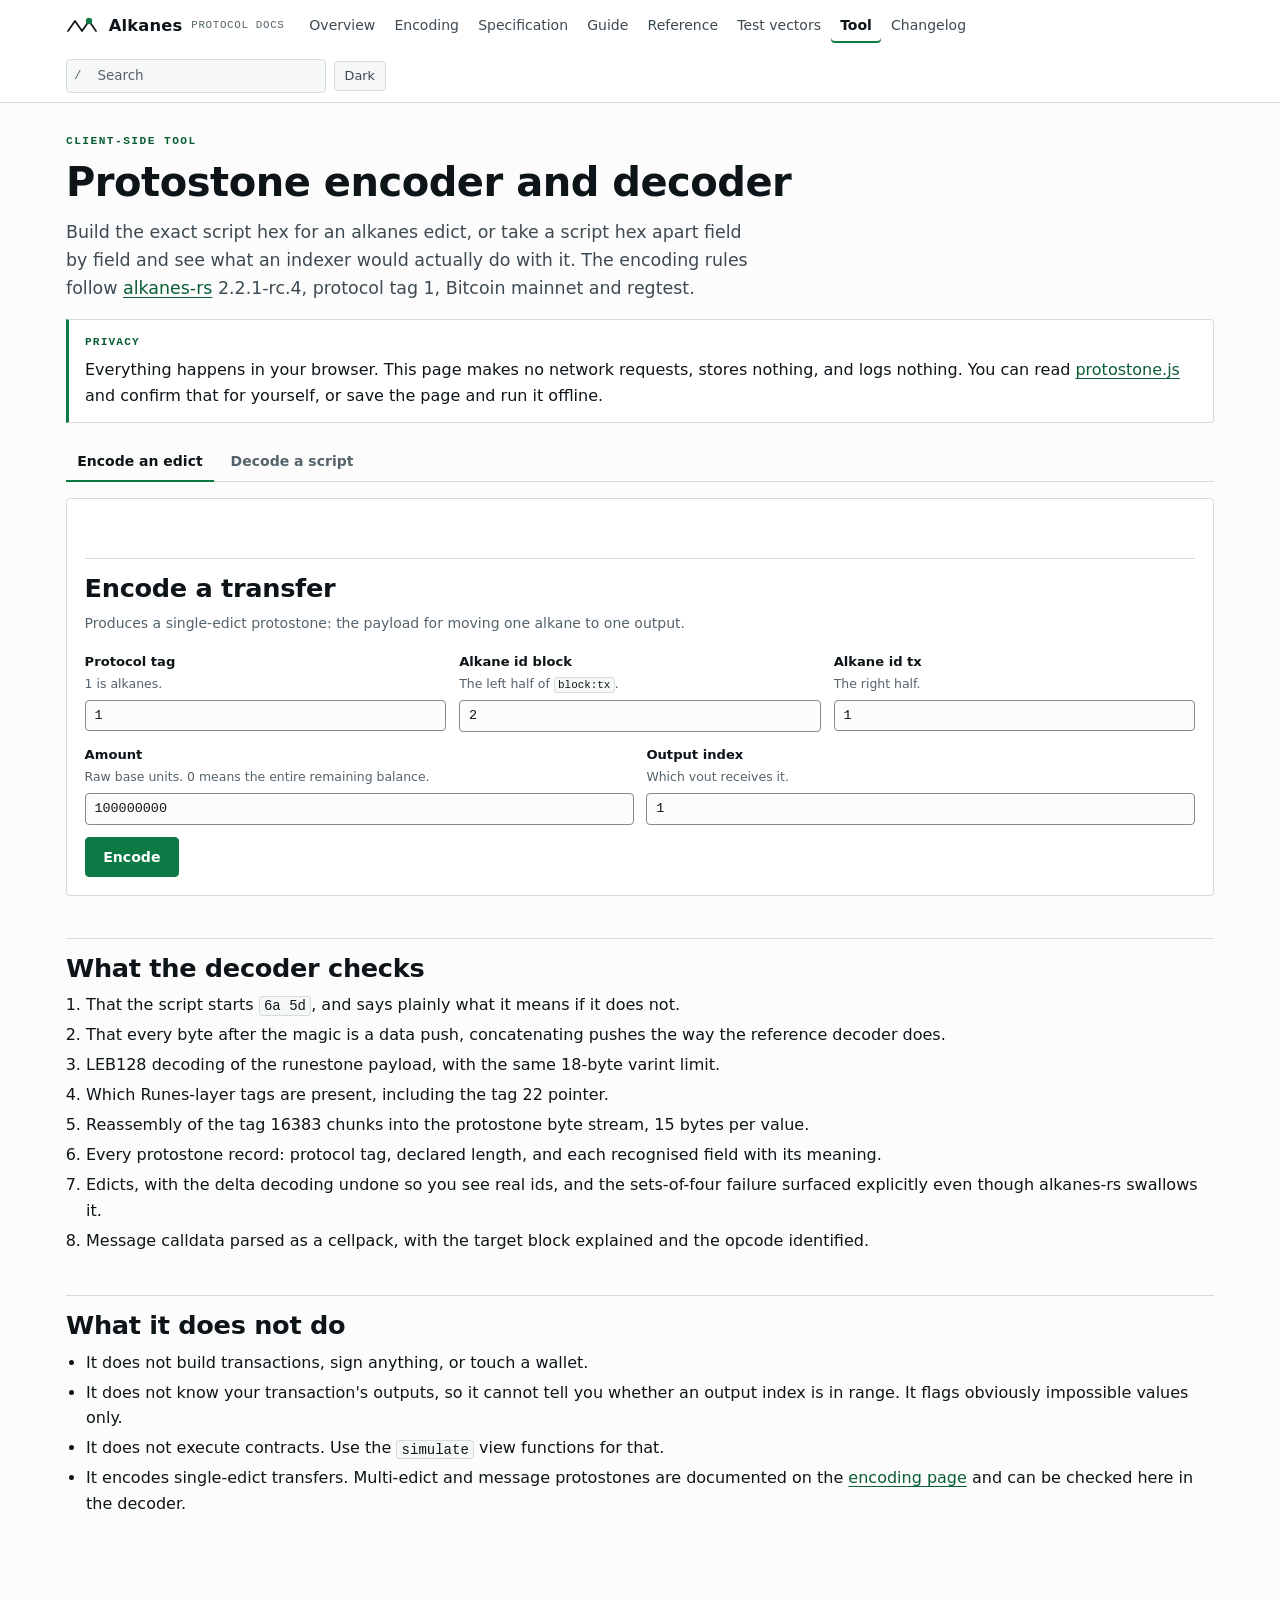
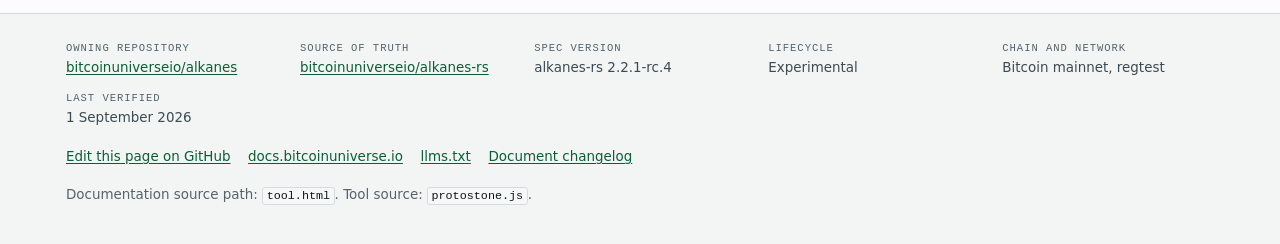
<file: tool.html>
<!doctype html>
<html lang="en">
<head>
<meta charset="utf-8">
<meta name="viewport" content="width=device-width,initial-scale=1">
<title>Protostone encoder and decoder | Alkanes</title>
<meta name="description" content="Encode an alkanes edict into OP_RETURN script hex, or decode a script and see what an indexer reads from it. Runs entirely in your browser, nothing is sent.">
<link rel="canonical" href="https://bitcoinuniverseio.github.io/alkanes/tool.html">
<link rel="search-base" href="./">
<meta name="theme-color" content="#fbfcfb" media="(prefers-color-scheme: light)">
<meta name="theme-color" content="#04161c" media="(prefers-color-scheme: dark)">
<meta property="og:type" content="article">
<meta property="og:site_name" content="Alkanes protocol documentation">
<meta property="og:title" content="Protostone encoder and decoder">
<meta property="og:description" content="Check an alkanes OP_RETURN payload before you sign it. Pure client-side, nothing is logged or transmitted.">
<meta property="og:url" content="https://bitcoinuniverseio.github.io/alkanes/tool.html">
<meta property="og:image" content="https://bitcoinuniverseio.github.io/alkanes/og.svg">
<meta name="twitter:card" content="summary_large_image">
<link rel="icon" href="favicon.svg" type="image/svg+xml">
<link rel="stylesheet" href="theme.css">
<script src="site.js" defer></script>
<script src="protostone.js" defer></script>
</head>
<body>
<a class="skip" href="#main">Skip to content</a>

<header class="masthead">
  <div class="masthead-in">
    <a class="wordmark" href="./">
      <svg width="34" height="20" viewBox="0 0 34 20" aria-hidden="true" focusable="false">
        <path d="M2 15 L9 5 L16 15 L23 5 L30 15" fill="none" stroke="currentColor" stroke-width="1.7" stroke-linecap="round" stroke-linejoin="round"/>
        <circle cx="23" cy="5" r="3.2" fill="var(--accent)"/>
      </svg>
      Alkanes <small>protocol docs</small>
    </a>
    <nav aria-label="Primary">
      <a href="./">Overview</a>
      <a href="encoding.html">Encoding</a>
      <a href="specification.html">Specification</a>
      <a href="guide.html">Guide</a>
      <a href="reference.html">Reference</a>
      <a href="test-vectors.html">Test vectors</a>
      <a href="tool.html" aria-current="page">Tool</a>
      <a href="changelog.html">Changelog</a>
    </nav>
    <div class="mast-tools">
      <div class="search-wrap" id="search-wrap" hidden>
        <span class="slash" aria-hidden="true">/</span>
        <label class="skip" for="search-input">Search this documentation</label>
        <input id="search-input" type="search" placeholder="Search" autocomplete="off" spellcheck="false" aria-controls="search-results">
        <ul id="search-results" aria-label="Search results"></ul>
      </div>
      <button class="ghost" id="theme-toggle" hidden>Dark</button>
    </div>
  </div>
</header>

<main id="main">
<div class="page">

<p class="eyebrow">Client-side tool</p>
<h1>Protostone encoder and decoder</h1>
<p class="lede">Build the exact script hex for an alkanes edict, or take a script hex apart field by field and see
  what an indexer would actually do with it. The encoding rules follow
  <a href="https://github.com/bitcoinuniverseio/alkanes-rs">alkanes-rs</a> 2.2.1-rc.4, protocol tag 1, Bitcoin
  mainnet and regtest.</p>

<div class="note">
  <span class="t">Privacy</span>
  <p>Everything happens in your browser. This page makes no network requests, stores nothing, and logs nothing.
    You can read <a href="protostone.js">protostone.js</a> and confirm that for yourself, or save the page and
    run it offline.</p>
</div>

<noscript>
  <div class="danger">
    <span class="t">JavaScript is off</span>
    <p>This tool needs JavaScript. Everything else on this site works without it. The
      <a href="encoding.html">encoding page</a> gives the full byte layout with worked examples you can follow
      by hand, and the <a href="test-vectors.html">test vectors</a> give ready-made inputs and expected
      outputs.</p>
  </div>
</noscript>

<div class="tool-no-js noscript">
  <p>The interactive encoder and decoder load with JavaScript. Without it, use the worked examples on the
    <a href="encoding.html">encoding page</a> and the <a href="test-vectors.html">test vectors</a>.</p>
</div>

<div class="tool-needs-js" hidden>
  <div class="tabs" role="tablist" aria-label="Tool mode">
    <button type="button" role="tab" data-panel="panel-encode" aria-selected="true" aria-controls="panel-encode" id="tab-encode">Encode an edict</button>
    <button type="button" role="tab" data-panel="panel-decode" aria-selected="false" aria-controls="panel-decode" id="tab-decode">Decode a script</button>
  </div>

  <section id="panel-encode" class="tool" role="tabpanel" aria-labelledby="tab-encode">
    <h2 id="encode-h">Encode a transfer</h2>
    <p class="small muted">Produces a single-edict protostone: the payload for moving one alkane to one output.</p>
    <form id="encode-form">
      <div class="fieldrow">
        <div class="field">
          <label for="e-tag">Protocol tag</label>
          <p class="hint">1 is alkanes.</p>
          <input type="text" id="e-tag" value="1" inputmode="numeric" autocomplete="off" spellcheck="false">
        </div>
        <div class="field">
          <label for="e-block">Alkane id block</label>
          <p class="hint">The left half of <code>block:tx</code>.</p>
          <input type="text" id="e-block" value="2" inputmode="numeric" autocomplete="off" spellcheck="false">
        </div>
        <div class="field">
          <label for="e-tx">Alkane id tx</label>
          <p class="hint">The right half.</p>
          <input type="text" id="e-tx" value="1" inputmode="numeric" autocomplete="off" spellcheck="false">
        </div>
      </div>
      <div class="fieldrow">
        <div class="field">
          <label for="e-amount">Amount</label>
          <p class="hint">Raw base units. 0 means the entire remaining balance.</p>
          <input type="text" id="e-amount" value="100000000" inputmode="numeric" autocomplete="off" spellcheck="false">
        </div>
        <div class="field">
          <label for="e-output">Output index</label>
          <p class="hint">Which vout receives it.</p>
          <input type="text" id="e-output" value="1" inputmode="numeric" autocomplete="off" spellcheck="false">
        </div>
      </div>
      <button type="submit" class="run">Encode</button>
    </form>
    <div class="out" id="encode-out" role="status" aria-live="polite"></div>
  </section>

  <section id="panel-decode" class="tool" role="tabpanel" aria-labelledby="tab-decode" hidden>
    <h2 id="decode-h">Decode a script</h2>
    <p class="small muted">Paste the full <code>scriptPubKey</code> hex of an <code>OP_RETURN</code> output.</p>
    <form id="decode-form">
      <div class="field">
        <label for="d-hex">OP_RETURN script hex</label>
        <p class="hint">Spaces, colons, and a leading <code>0x</code> are all fine.</p>
        <textarea id="d-hex" spellcheck="false" autocomplete="off">6a5d0dff7f818a80909080a0e1d7df04</textarea>
      </div>
      <button type="submit" class="run">Decode</button>
    </form>
    <div class="out" id="decode-out" role="status" aria-live="polite"></div>

    <h3 id="samples">Try one</h3>
    <ul class="small">
      <li><button type="button" class="ghost" data-sample="6a5d0dff7f818a80909080a0e1d7df04">Transfer 2:1 to output 1</button></li>
      <li><button type="button" class="ghost" data-sample="6a5d101600ff7f818cec8ad0abc0a8a081d215">Real mainnet call to fr-BTC</button></li>
      <li><button type="button" class="ghost" data-sample="6a5d19ff7f818a80909080fa83808298d885a0d78051ff7f8285d215">Two protostones, edicts then message</button></li>
      <li><button type="button" class="ghost" data-sample="6a347b2270223a22616c6b616e6573222c226f70223a227472616e73666572222c226964223a22323a31222c22616d74223a2231227d">A JSON OP_RETURN, which is not a protostone</button></li>
      <li><button type="button" class="ghost" data-sample="6a5d09ff7f81888090908019">Edict body of three values</button></li>
      <li><button type="button" class="ghost" data-sample="6a5d0dff7f8d8a80909080a0e1d7df04">Right envelope, wrong protocol tag</button></li>
    </ul>
  </section>
</div>

<h2 id="what-it-checks">What the decoder checks</h2>
<ol>
  <li>That the script starts <code>6a 5d</code>, and says plainly what it means if it does not.</li>
  <li>That every byte after the magic is a data push, concatenating pushes the way the reference decoder does.</li>
  <li>LEB128 decoding of the runestone payload, with the same 18-byte varint limit.</li>
  <li>Which Runes-layer tags are present, including the tag 22 pointer.</li>
  <li>Reassembly of the tag 16383 chunks into the protostone byte stream, 15 bytes per value.</li>
  <li>Every protostone record: protocol tag, declared length, and each recognised field with its meaning.</li>
  <li>Edicts, with the delta decoding undone so you see real ids, and the sets-of-four failure surfaced
    explicitly even though alkanes-rs swallows it.</li>
  <li>Message calldata parsed as a cellpack, with the target block explained and the opcode identified.</li>
</ol>

<h2 id="limits">What it does not do</h2>
<ul>
  <li>It does not build transactions, sign anything, or touch a wallet.</li>
  <li>It does not know your transaction's outputs, so it cannot tell you whether an output index is in range.
    It flags obviously impossible values only.</li>
  <li>It does not execute contracts. Use the <code>simulate</code> view functions for that.</li>
  <li>It encodes single-edict transfers. Multi-edict and message protostones are documented on the
    <a href="encoding.html">encoding page</a> and can be checked here in the decoder.</li>
</ul>

</div>
</main>

<footer class="sitefoot">
  <div class="page">
    <dl>
      <div><dt>Owning repository</dt><dd><a href="https://github.com/bitcoinuniverseio/alkanes">bitcoinuniverseio/alkanes</a></dd></div>
      <div><dt>Source of truth</dt><dd><a href="https://github.com/bitcoinuniverseio/alkanes-rs">bitcoinuniverseio/alkanes-rs</a></dd></div>
      <div><dt>Spec version</dt><dd>alkanes-rs 2.2.1-rc.4</dd></div>
      <div><dt>Lifecycle</dt><dd>Experimental</dd></div>
      <div><dt>Chain and network</dt><dd>Bitcoin mainnet, regtest</dd></div>
      <div><dt>Last verified</dt><dd><time datetime="2026-09-01">1 September 2026</time></dd></div>
    </dl>
    <p class="footlinks">
      <a href="https://github.com/bitcoinuniverseio/alkanes/edit/main/tool.html">Edit this page on GitHub</a>
      <a href="https://docs.bitcoinuniverse.io">docs.bitcoinuniverse.io</a>
      <a href="llms.txt">llms.txt</a>
      <a href="changelog.html">Document changelog</a>
    </p>
    <p>Documentation source path: <code>tool.html</code>. Tool source: <code>protostone.js</code>.</p>
  </div>
</footer>
</body>
</html>
</file>
<file: theme.css>
/* Alkanes protocol documentation
   Visual language: structural chemistry. Lab-white base, deep petrol dark mode,
   bond-line diagrams, one restrained chemical-green accent. */

:root {
  color-scheme: light dark;

  --bg: #fbfcfb;
  --bg-tint: #f2f5f4;
  --surface: #ffffff;
  --surface-2: #f6f8f8;
  --ink: #0e1519;
  --ink-2: #3d4a52;
  --muted: #55636c;
  --line: #d3dcde;
  --line-strong: #828c8f;
  --accent: #0d7a45;
  --accent-ink: #0a5e35;
  --accent-wash: #e6f4ec;
  --warn: #97350f;
  --warn-wash: #fbeee7;
  --warn-line: #e4c3b1;
  --ok: #0d7a45;
  --bond: #2b3a42;
  --atom: #ffffff;

  --mono: ui-monospace, "SFMono-Regular", "SF Mono", Menlo, Consolas, "Liberation Mono", "Courier New", monospace;
  --sans: system-ui, -apple-system, "Segoe UI", Roboto, "Helvetica Neue", Arial, sans-serif;

  --maxw: 1180px;
  --rail: 236px;
  --r: 4px;
}

@media (prefers-color-scheme: dark) {
  :root:not([data-theme="light"]) {
    --bg: #04161c;
    --bg-tint: #072028;
    --surface: #08202a;
    --surface-2: #0b2833;
    --ink: #e8f2f2;
    --ink-2: #b6c9cd;
    --muted: #9ab0b6;
    --line: #17414f;
    --line-strong: #3d8095;
    --accent: #47ce8b;
    --accent-ink: #6fe0a6;
    --accent-wash: #0a2f26;
    --warn: #ffb083;
    --warn-wash: #2c1a10;
    --warn-line: #6b3d22;
    --ok: #47ce8b;
    --bond: #9fc0c8;
    --atom: #08202a;
  }
}

:root[data-theme="dark"] {
  --bg: #04161c;
  --bg-tint: #072028;
  --surface: #08202a;
  --surface-2: #0b2833;
  --ink: #e8f2f2;
  --ink-2: #b6c9cd;
  --muted: #9ab0b6;
  --line: #17414f;
  --line-strong: #3d8095;
  --accent: #47ce8b;
  --accent-ink: #6fe0a6;
  --accent-wash: #0a2f26;
  --warn: #ffb083;
  --warn-wash: #2c1a10;
  --warn-line: #6b3d22;
  --ok: #47ce8b;
  --bond: #9fc0c8;
  --atom: #08202a;
}

*, *::before, *::after { box-sizing: border-box; }

html { -webkit-text-size-adjust: 100%; scroll-behavior: smooth; }
@media (prefers-reduced-motion: reduce) { html { scroll-behavior: auto; } }

body {
  margin: 0;
  background: var(--bg);
  color: var(--ink);
  font-family: var(--sans);
  font-size: 16px;
  line-height: 1.62;
  overflow-wrap: break-word;
}

/* ---------- skip link ---------- */
.skip {
  position: absolute; left: -9999px; top: 0; z-index: 60;
  background: var(--accent); color: #fff; padding: .6rem 1rem;
  font-weight: 600; border-radius: 0 0 var(--r) 0;
}
.skip:focus { left: 0; }

:focus-visible {
  outline: 3px solid var(--accent);
  outline-offset: 2px;
  border-radius: 2px;
}

/* ---------- masthead ---------- */
.masthead {
  border-bottom: 1px solid var(--line);
  background: var(--surface);
  position: sticky; top: 0; z-index: 40;
}
.masthead-in {
  max-width: var(--maxw); margin: 0 auto; padding: .55rem 1rem;
  display: flex; align-items: center; gap: 1rem; flex-wrap: wrap;
}
.wordmark {
  display: inline-flex; align-items: center; gap: .55rem;
  font-weight: 650; letter-spacing: .01em; color: var(--ink);
  text-decoration: none; font-size: 1.02rem; flex: none;
}
.wordmark svg { display: block; }
.wordmark small {
  font-family: var(--mono); font-size: .68rem; font-weight: 500;
  color: var(--muted); letter-spacing: .06em; text-transform: uppercase;
}
.masthead nav { display: flex; gap: .1rem; flex-wrap: wrap; flex: 1 1 auto; }
.masthead nav a {
  color: var(--ink-2); text-decoration: none; font-size: .875rem;
  padding: .35rem .55rem; border-radius: var(--r); white-space: nowrap;
}
.masthead nav a:hover { color: var(--accent-ink); background: var(--accent-wash); }
.masthead nav a[aria-current="page"] {
  color: var(--ink); font-weight: 600;
  box-shadow: inset 0 -2px 0 var(--accent);
}
.mast-tools { display: flex; gap: .5rem; align-items: center; flex: none; }

button.ghost {
  font: inherit; font-size: .8rem; cursor: pointer;
  background: var(--surface-2); color: var(--ink-2);
  border: 1px solid var(--line); border-radius: var(--r);
  padding: .3rem .6rem; line-height: 1.4;
}
button.ghost:hover { border-color: var(--line-strong); color: var(--ink); }

/* ---------- search ---------- */
.search-wrap { position: relative; flex: none; width: min(260px, 42vw); }
.search-wrap input {
  width: 100%; font: inherit; font-size: .84rem;
  padding: .34rem .55rem .34rem 1.9rem;
  border: 1px solid var(--line); border-radius: var(--r);
  background: var(--surface-2); color: var(--ink);
}
.search-wrap input::placeholder { color: var(--muted); }
.search-wrap .slash {
  position: absolute; left: .5rem; top: 50%; transform: translateY(-50%);
  font-family: var(--mono); font-size: .78rem; color: var(--muted); pointer-events: none;
}
#search-results {
  position: absolute; z-index: 50; top: calc(100% + 6px); right: 0;
  width: min(460px, 92vw); max-height: 68vh; overflow-y: auto;
  background: var(--surface); border: 1px solid var(--line-strong);
  border-radius: var(--r); box-shadow: 0 12px 34px rgba(0, 0, 0, .16);
  padding: .3rem; margin: 0; list-style: none;
}
#search-results:empty { display: none; }
#search-results li { margin: 0; }
#search-results a {
  display: block; padding: .5rem .6rem; border-radius: var(--r);
  text-decoration: none; color: var(--ink);
}
#search-results a:hover, #search-results a:focus { background: var(--accent-wash); }
#search-results .sr-page {
  font-family: var(--mono); font-size: .68rem; text-transform: uppercase;
  letter-spacing: .07em; color: var(--accent-ink); display: block;
}
#search-results .sr-title { font-weight: 600; font-size: .92rem; display: block; }
#search-results .sr-snip { font-size: .82rem; color: var(--muted); display: block; }
#search-results .sr-none { padding: .7rem .6rem; font-size: .88rem; color: var(--muted); }
#search-results mark { background: var(--accent-wash); color: var(--accent-ink); padding: 0 1px; }

/* ---------- layout ---------- */
.page { max-width: var(--maxw); margin: 0 auto; padding: 0 1rem; }
.with-rail { display: grid; grid-template-columns: var(--rail) minmax(0, 1fr); gap: 2.4rem; align-items: start; }
@media (max-width: 900px) { .with-rail { grid-template-columns: minmax(0, 1fr); gap: 1.2rem; } }

/* left rail rendered as a bond chain */
.rail { position: sticky; top: 68px; padding: 1.8rem 0; font-size: .875rem; }
@media (max-width: 900px) {
  .rail { position: static; padding: 1rem 0 0; border-bottom: 1px solid var(--line); }
}
.rail h2 {
  font-size: .68rem; text-transform: uppercase; letter-spacing: .1em;
  color: var(--muted); font-family: var(--mono); font-weight: 600; margin: 0 0 .6rem;
}
.rail ol { list-style: none; margin: 0 0 1.6rem; padding: 0 0 0 .9rem; border-left: 1px solid var(--line); }
.rail li { position: relative; margin: 0; }
.rail li::before {
  content: ""; position: absolute; left: -1.16rem; top: .72rem;
  width: 7px; height: 7px; border-radius: 50%;
  background: var(--atom); border: 1.5px solid var(--line-strong);
}
.rail li.here::before { background: var(--accent); border-color: var(--accent); }
.rail a { display: block; padding: .2rem 0; color: var(--ink-2); text-decoration: none; }
.rail a:hover { color: var(--accent-ink); }
.rail li.here > a { color: var(--ink); font-weight: 600; }

main { padding: 1.8rem 0 3rem; min-width: 0; }

/* ---------- headings & text ---------- */
h1, h2, h3, h4 { line-height: 1.22; margin: 0 0 .5rem; font-weight: 660; letter-spacing: -.012em; }
h1 { font-size: clamp(1.75rem, 1.2rem + 2.2vw, 2.5rem); margin-bottom: .7rem; }
h2 { font-size: clamp(1.25rem, 1.05rem + .9vw, 1.6rem); margin-top: 2.6rem; padding-top: .9rem; border-top: 1px solid var(--line); }
h3 { font-size: 1.06rem; margin-top: 1.8rem; }
h4 { font-size: .95rem; margin-top: 1.3rem; color: var(--ink-2); }
p, ul, ol, dl { margin: 0 0 1rem; }
main ul, main ol { padding-left: 1.25rem; }
main li { margin: .25rem 0; }
a { color: var(--accent-ink); text-underline-offset: .16em; }
a:hover { color: var(--accent); }
strong { font-weight: 650; }

.lede { font-size: 1.09rem; color: var(--ink-2); max-width: 62ch; }
.eyebrow {
  font-family: var(--mono); font-size: .7rem; letter-spacing: .13em;
  text-transform: uppercase; color: var(--accent-ink); margin: 0 0 .5rem; font-weight: 600;
}
.muted { color: var(--muted); }
.small { font-size: .875rem; }

.anchor {
  color: var(--line-strong); text-decoration: none; font-weight: 400;
  margin-left: .4rem; font-size: .8em; opacity: 0;
}
h2:hover .anchor, h3:hover .anchor, .anchor:focus { opacity: 1; }

/* ---------- code ---------- */
code, kbd, samp { font-family: var(--mono); font-size: .875em; }
:not(pre) > code {
  background: var(--surface-2); border: 1px solid var(--line);
  border-radius: 3px; padding: .06em .3em; color: var(--ink);
}
pre {
  background: var(--surface-2); border: 1px solid var(--line);
  border-radius: var(--r); padding: .85rem 1rem; overflow-x: auto;
  margin: 0 0 1rem; font-size: .84rem; line-height: 1.65;
}
pre code { background: none; border: 0; padding: 0; font-size: 1em; }
.hexblock { word-break: break-all; white-space: pre-wrap; }
.hexblock .hl { color: var(--accent-ink); font-weight: 700; }
.hexblock .hl2 { color: var(--warn); font-weight: 700; }
kbd {
  background: var(--surface-2); border: 1px solid var(--line-strong);
  border-bottom-width: 2px; border-radius: 3px; padding: .05em .35em; font-size: .8em;
}

/* ---------- callouts ---------- */
.note, .danger, .fact {
  border: 1px solid var(--line); border-left: 3px solid var(--accent);
  background: var(--surface); border-radius: 0 var(--r) var(--r) 0;
  padding: .85rem 1rem; margin: 0 0 1.2rem;
}
.note > :last-child, .danger > :last-child, .fact > :last-child { margin-bottom: 0; }
.danger { border-left-color: var(--warn); background: var(--warn-wash); border-color: var(--warn-line); }
.fact { background: var(--accent-wash); border-color: var(--line); }
.note .t, .danger .t, .fact .t {
  display: block; font-family: var(--mono); font-size: .7rem; letter-spacing: .1em;
  text-transform: uppercase; font-weight: 700; margin-bottom: .35rem; color: var(--accent-ink);
}
.danger .t { color: var(--warn); }

/* ---------- tables ---------- */
.tablewrap { overflow-x: auto; margin: 0 0 1.2rem; border: 1px solid var(--line); border-radius: var(--r); }
table { border-collapse: collapse; width: 100%; font-size: .875rem; min-width: 30rem; }
.tablewrap.narrow table { min-width: 20rem; }
caption { text-align: left; font-size: .82rem; color: var(--muted); padding: .5rem .7rem; border-bottom: 1px solid var(--line); }
th, td { text-align: left; padding: .5rem .7rem; border-bottom: 1px solid var(--line); vertical-align: top; }
thead th { background: var(--surface-2); font-size: .74rem; text-transform: uppercase; letter-spacing: .06em; color: var(--muted); }
tbody tr:last-child td { border-bottom: 0; }
td code { white-space: nowrap; }

.yes { color: var(--ok); font-weight: 650; }
.no { color: var(--warn); font-weight: 650; }

/* ---------- numbered normative rules ---------- */
.rules { list-style: none; padding: 0; margin: 0 0 1.4rem; counter-reset: none; }
.rules > li {
  display: grid; grid-template-columns: 4.6rem minmax(0, 1fr); gap: .9rem;
  padding: .7rem 0; border-bottom: 1px solid var(--line); margin: 0;
}
.rules > li:last-child { border-bottom: 0; }
.rules .rid {
  font-family: var(--mono); font-size: .78rem; font-weight: 700;
  color: var(--accent-ink); padding-top: .1rem; letter-spacing: .02em;
}
.rules .rbody > :last-child { margin-bottom: 0; }
@media (max-width: 520px) {
  .rules > li { grid-template-columns: minmax(0, 1fr); gap: .2rem; }
}

/* ---------- cards ---------- */
.grid { display: grid; gap: 1rem; margin: 0 0 1.4rem; }
.grid.c2 { grid-template-columns: repeat(auto-fit, minmax(240px, 1fr)); }
.grid.c3 { grid-template-columns: repeat(auto-fit, minmax(200px, 1fr)); }
.card {
  border: 1px solid var(--line); border-radius: var(--r);
  background: var(--surface); padding: 1rem 1.1rem;
}
.card > :last-child { margin-bottom: 0; }
.card h3 { margin-top: 0; font-size: .98rem; }
.card .k {
  font-family: var(--mono); font-size: .68rem; letter-spacing: .1em;
  text-transform: uppercase; color: var(--muted); display: block; margin-bottom: .2rem;
}

/* key/value facts strip */
.facts { display: grid; grid-template-columns: repeat(auto-fit, minmax(160px, 1fr)); gap: 1px;
  background: var(--line); border: 1px solid var(--line); border-radius: var(--r); overflow: hidden; margin: 0 0 1.6rem; }
.facts div { background: var(--surface); padding: .7rem .85rem; }
.facts dt { font-family: var(--mono); font-size: .66rem; letter-spacing: .09em; text-transform: uppercase; color: var(--muted); }
.facts dd { margin: .1rem 0 0; font-size: .93rem; font-weight: 600; }

/* ---------- figures / diagrams ---------- */
figure { margin: 0 0 1.5rem; }
figure svg { display: block; width: 100%; height: auto; }
.figframe {
  border: 1px solid var(--line); border-radius: var(--r);
  background: var(--surface); padding: 1rem;
}
figcaption { font-size: .84rem; color: var(--muted); margin-top: .55rem; }
.svg-bond { stroke: var(--bond); }
.svg-accent { stroke: var(--accent); }

/* ---------- hero ---------- */
.hero { padding: 2.4rem 0 1.6rem; }
.hero-grid { display: grid; grid-template-columns: minmax(0, 1.15fr) minmax(0, 1fr); gap: 2.2rem; align-items: center; }
@media (max-width: 820px) { .hero-grid { grid-template-columns: minmax(0, 1fr); } }
.btnrow { display: flex; gap: .6rem; flex-wrap: wrap; margin-top: 1.2rem; }
.btn {
  display: inline-block; text-decoration: none; font-size: .9rem; font-weight: 600;
  padding: .5rem .95rem; border-radius: var(--r);
  border: 1px solid var(--accent); color: var(--accent-ink); background: var(--surface);
}
.btn:hover { background: var(--accent-wash); }
.btn.solid { background: var(--accent); border-color: var(--accent); color: #ffffff; }
:root[data-theme="dark"] .btn.solid { color: #04161c; }
@media (prefers-color-scheme: dark) { :root:not([data-theme="light"]) .btn.solid { color: #04161c; } }
.btn.solid:hover { filter: brightness(1.07); }

/* ---------- tool ---------- */
.tool { border: 1px solid var(--line); border-radius: var(--r); background: var(--surface); padding: 1.1rem; margin: 0 0 1.4rem; }
.tool label { display: block; font-size: .82rem; font-weight: 600; margin: 0 0 .25rem; }
.tool .hint { font-size: .78rem; color: var(--muted); margin: -.15rem 0 .35rem; }
.tool input[type="text"], .tool textarea, .tool select {
  width: 100%; font-family: var(--mono); font-size: .84rem;
  padding: .45rem .55rem; border: 1px solid var(--line-strong);
  border-radius: var(--r); background: var(--bg); color: var(--ink);
}
.tool textarea { min-height: 5.5rem; resize: vertical; line-height: 1.55; }
.field { margin-bottom: .8rem; }
.fieldrow { display: grid; grid-template-columns: repeat(auto-fit, minmax(130px, 1fr)); gap: .8rem; }
.tool button.run {
  font: inherit; font-weight: 650; font-size: .88rem; cursor: pointer;
  background: var(--accent); color: #ffffff; border: 1px solid var(--accent);
  border-radius: var(--r); padding: .48rem 1.1rem;
}
:root[data-theme="dark"] .tool button.run { color: #04161c; }
@media (prefers-color-scheme: dark) { :root:not([data-theme="light"]) .tool button.run { color: #04161c; } }
.tool button.run:hover { filter: brightness(1.07); }
.tabs { display: flex; gap: .35rem; border-bottom: 1px solid var(--line); margin-bottom: 1rem; }
.tabs button {
  font: inherit; font-size: .875rem; font-weight: 600; cursor: pointer;
  background: none; border: 0; border-bottom: 2px solid transparent;
  padding: .45rem .7rem; color: var(--muted); margin-bottom: -1px;
}
.tabs button[aria-selected="true"] { color: var(--ink); border-bottom-color: var(--accent); }
.out { margin-top: 1rem; }
.out:empty { display: none; }
.noscript { border: 1px dashed var(--line-strong); border-radius: var(--r); padding: .9rem 1rem; color: var(--muted); font-size: .9rem; }

.kv { display: grid; grid-template-columns: max-content minmax(0, 1fr); gap: .15rem .9rem; font-size: .86rem; margin: 0 0 1rem; }
.kv dt { font-family: var(--mono); color: var(--muted); font-size: .8rem; }
.kv dd { margin: 0; }

/* ---------- footer ---------- */
.sitefoot {
  border-top: 1px solid var(--line); background: var(--bg-tint);
  margin-top: 2rem; padding: 1.6rem 0 2.4rem; font-size: .84rem; color: var(--muted);
}
.sitefoot .page > :last-child { margin-bottom: 0; }
.sitefoot dl { display: grid; grid-template-columns: repeat(auto-fit, minmax(190px, 1fr)); gap: .7rem 1.4rem; margin: 0 0 1.1rem; }
.sitefoot dt { font-family: var(--mono); font-size: .66rem; letter-spacing: .09em; text-transform: uppercase; color: var(--muted); }
.sitefoot dd { margin: 0; color: var(--ink-2); }
.sitefoot a { color: var(--accent-ink); }
.footlinks { display: flex; flex-wrap: wrap; gap: .35rem 1.1rem; }

hr.bond { border: 0; height: 1px; background: var(--line); margin: 2rem 0; }
</file>
